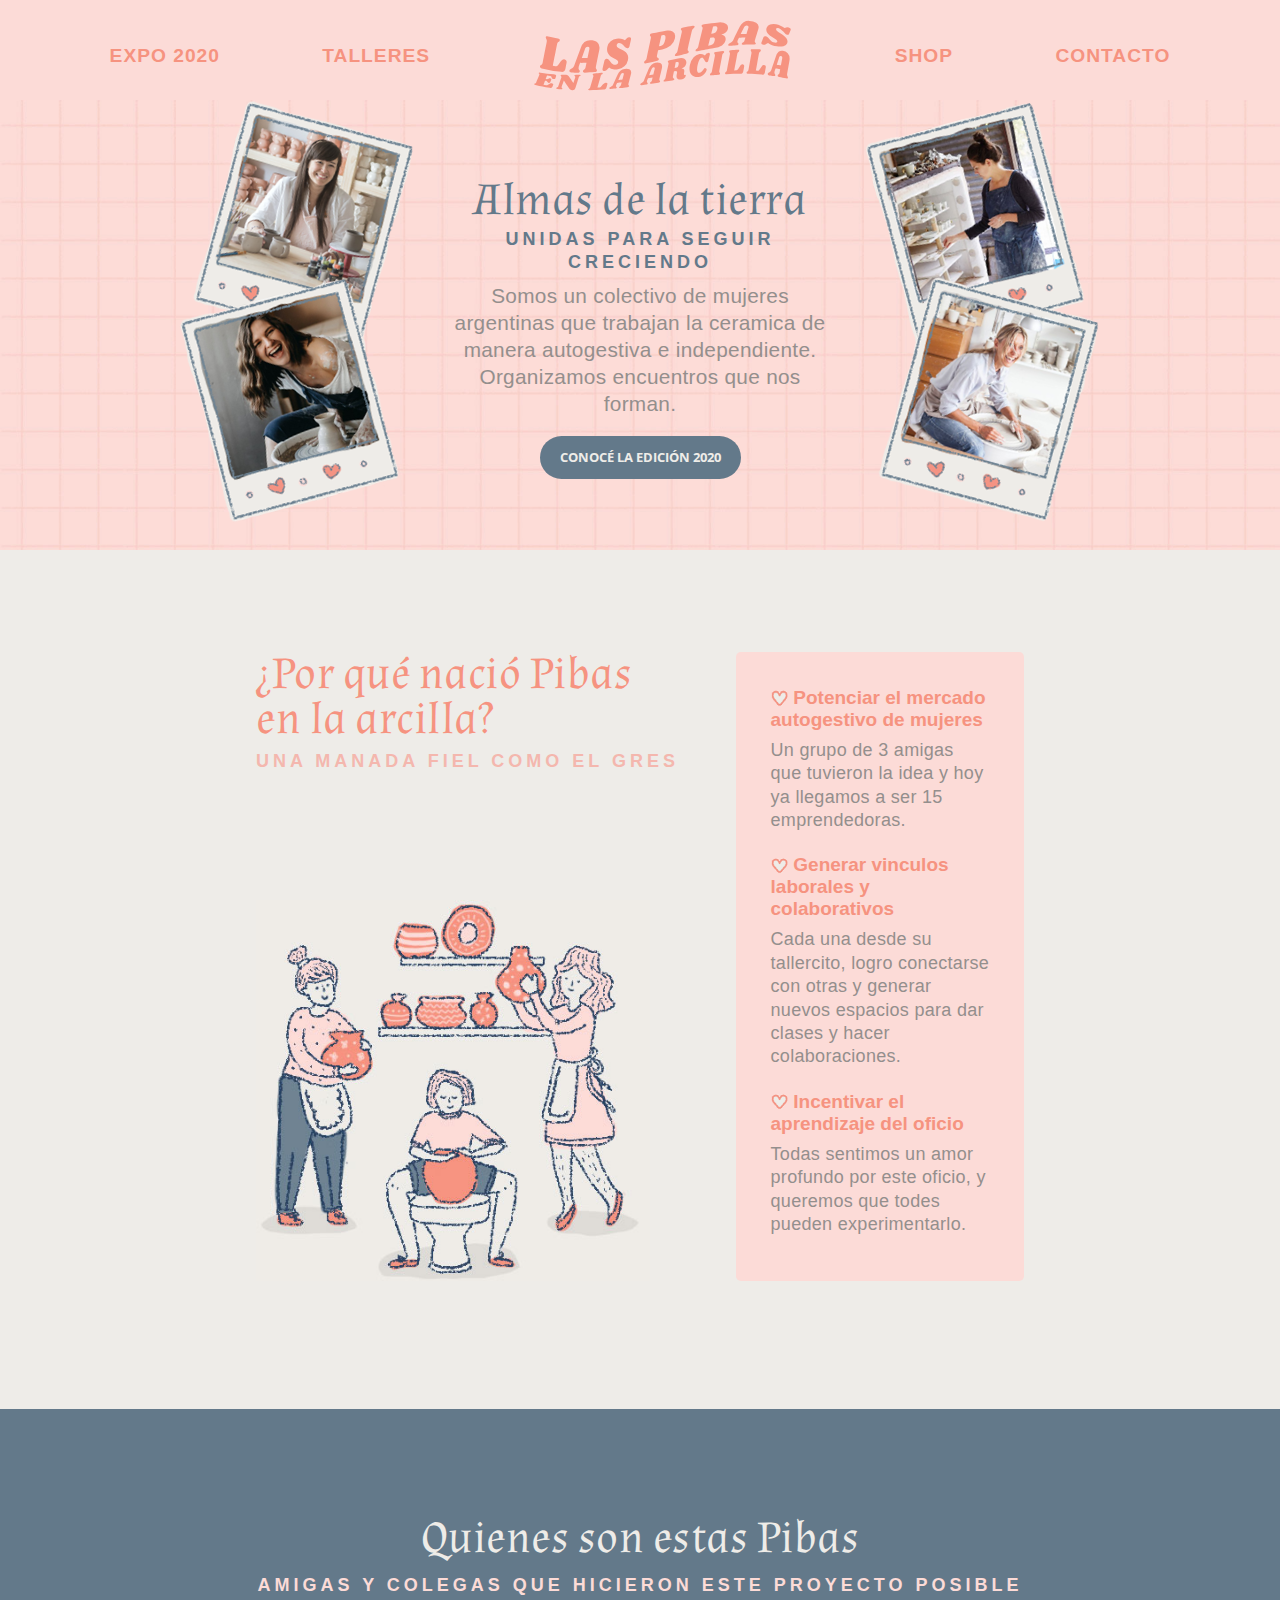
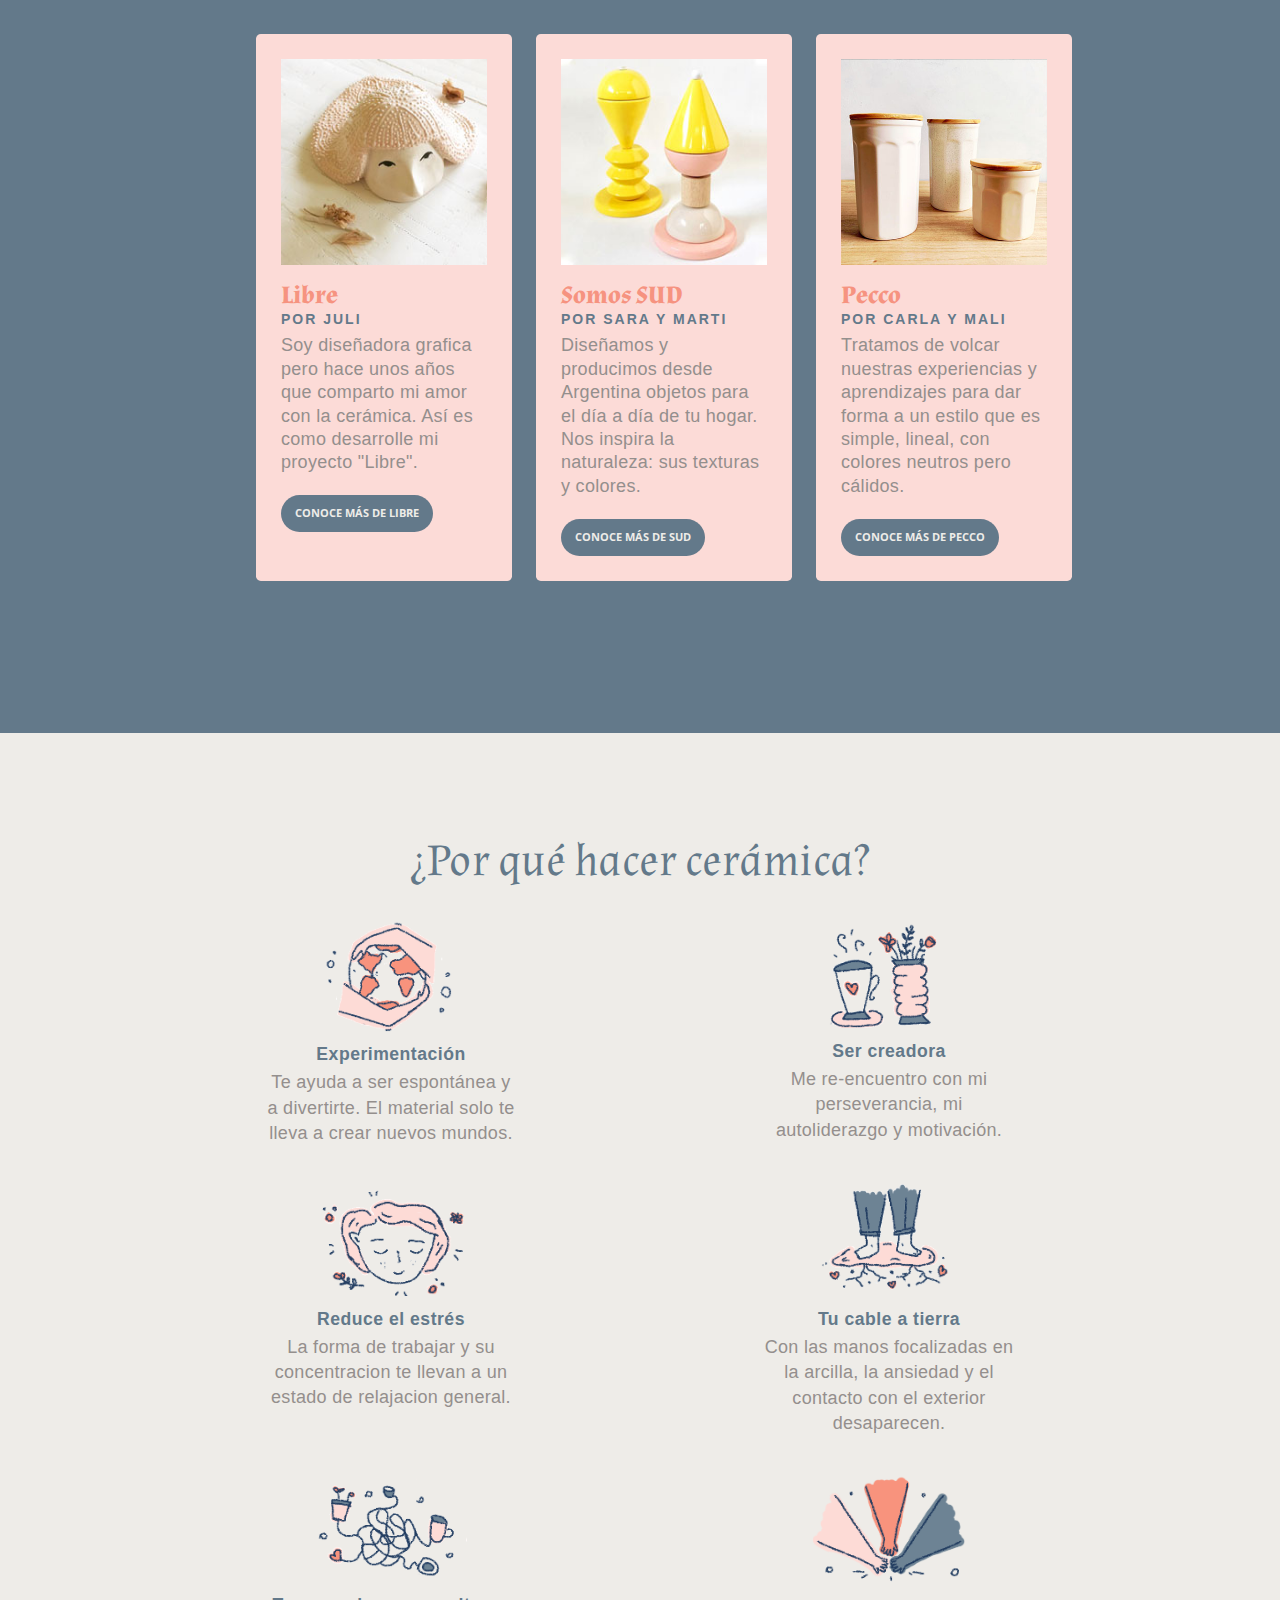
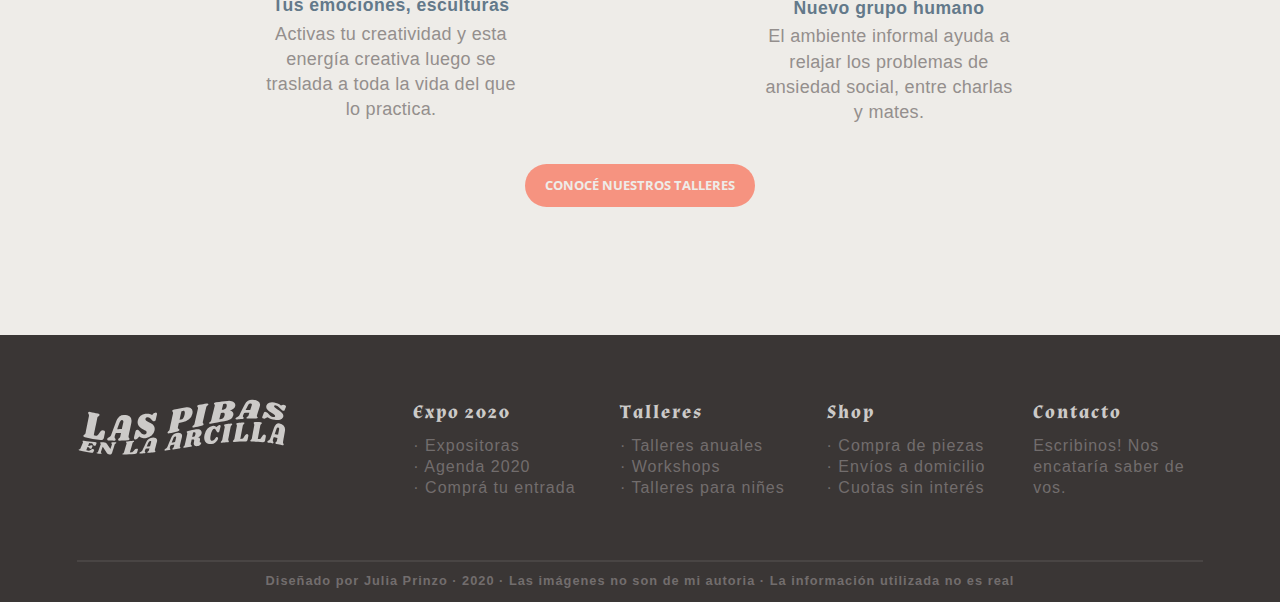
<file: index.html>
<!DOCTYPE html>
<html lang="es"> 
	<head>
		<title>Las pibas en la arcilla-Home</title>
		<meta charset="UTF-8">
		<meta name="description" content="Mujeres emprendedoras de la ceramica organizan un evento anual para reunirnos las que se inician en este oficio como a las que ya se enamoraron de el">
		<meta name="keywords" content="ceramica, arcilla, esculturas, taller, emprendedora, workshop, taller, reunion, empoderamiento, oficio">
		<meta name="author" content="Las pibas en la arcilla">
		<meta name="viewport" content="width=device-width, initial-scale=1, shrink-to-fit=no">
		<link rel="icon" type="image/png" sizes="96x96" href="img/favicon-96x96.png">
		<link href="https://fonts.googleapis.com/css2?family=Almendra:wght@700&family=Open+Sans:wght@400;700&display=swap" rel="stylesheet">
		<link rel="stylesheet" type="text/css" href="css/reset.css">
		<link rel="stylesheet" href="https://stackpath.bootstrapcdn.com/bootstrap/4.4.1/css/bootstrap.min.css" integrity="sha384-Vkoo8x4CGsO3+Hhxv8T/Q5PaXtkKtu6ug5TOeNV6gBiFeWPGFN9MuhOf23Q9Ifjh" crossorigin="anonymous">
		<link rel="stylesheet" type="text/css" href="css/style.css">
	</head>
	<body>
		<!--MENU-->
		<header id="contenedor-header">
			<nav class="navbar rosa navbar-expand-lg navbar-light">
				<a class="navbar-brand" href="index.html"><img src="img/logo-pibasarcilla.svg" alt="logo-pibasenlaarcilla"></a>
				<button class="navbar-toggler" type="button" data-toggle="collapse" data-target="#navbarNav" aria-controls="navbarNav" aria-expanded="false" aria-label="Toggle navigation">
				  <span class="navbar-toggler-icon"></span>
				</button>
				<div class="collapse navbar-collapse" id="navbarNav">
				  <ul class="navbar-nav">
					<li class="nav-item">
					  <a class="nav-link" href="expo2020.html">expo 2020</a>
					</li>
					<li class="nav-item">
					  <a class="nav-link" href="talleres.html">talleres</a>
					</li>
					<li class="li-brand">
				 	 <a class="nav-link" href="index.html"><img src="img/logo-pibasarcilla.svg" alt="logo-pibasenlaarcilla"></a>
				 	</li>
					<li class="nav-item">
						<a class="nav-link" href="shop.html">shop</a>
					</li>
					<li class="nav-item">
						<a class="nav-link" href="contacto.html">contacto</a>
					</li>
				  </ul>
				</div>
			</nav>
		</header>
		<!--BIENVENIDA-->
			<section class="fondo-rosa-inicio">
				<article class="index-foto">
					<img id="izquierda-1" src="img/home/polaroid-index-1.png" alt="chica sonriente mirando a cara con piezas de arcilla">
					<img id="izquierda-2" src="img/home/polaroid-index-2.png" alt="chica riendo mientras trabaj en el torno">
				</article>
				<article class="texto-bienvenida">
					<h1 class="tracking-in-expand">Almas de la tierra</h1>
					<p class="subtitulo-azul tracking-in-expand">unidas para seguir creciendo</p>
					<p class="index-texto scale-in-ver-top">Somos un colectivo de mujeres argentinas que trabajan la ceramica de manera autogestiva e independiente. Organizamos encuentros que nos forman.
					</p>
					<a href="expo2020.html" class="boton-azul">Conocé la edición 2020</a>					
				</article>
				<article class="index-foto">
					<img id="derecha-1" src="img/home/polaroid-index-3.png" alt="chica llenando el horno de piezas ceramicas">
					<img id="derecha-2" src=img/home/polaroid-index-4.png alt="chica riendo mientras trabaj en el torno">
				</article>
			</section>

		<!--POR QUE NACIO-->
			<section class="nacimiento">
				<img src="img/home/mujeres-ceramistas.jpg" alt="ilustracion de muchas mujeres trabajando la arcilla y piezas ceramicas">
				<article class="titulo-nacimiento">
					<h1 class="tracking-in-expand">¿Por qué nació Pibas en la arcilla?</h1>
					<p class="tracking-in-expand">Una manada fiel como el gres</p>
				</article>
				<article class="cajon-nacimiento">
					<ul>
						<li class="razon-nacimiento">
							<h3><img src="img/home/corazon.png"> Potenciar el mercado autogestivo de mujeres</h3>
							<p>Un grupo de 3 amigas que tuvieron la idea y hoy ya llegamos a ser 15 emprendedoras.</p>
						</li>
						<li class="razon-nacimiento">
							<h3> <img src="img/home/corazon.png"> Generar vinculos laborales y colaborativos</h3>
							<p>Cada una desde su tallercito, logro conectarse con otras y generar nuevos espacios para dar clases y hacer colaboraciones.</p>
						</li>
						<li>
							<h3> <img src="img/home/corazon.png"> Incentivar el aprendizaje del oficio</h3>
							<p>Todas sentimos un amor profundo por este oficio, y queremos que todes pueden experimentarlo.</p>
						</li>
					</ul>
				</article>
			</section>

		<!--QUIENES SOMOS-->
		<section class="quienes-somos">
			<h1 class="tracking-in-expand">Quienes son estas Pibas</h1>
			<p class="subtitulo-rosa tracking-in-expand">Amigas y colegas que hicieron este proyecto posible</p>
			<div class="container">
			<article class="row d-flex flex-wrap flex-md-wrap flex-lg-nowrap flex-xl-nowrap justify-content-around">
				<div class="col-12 col-sm-10 mr-sm-0 col-md-5 mb-sm-4 mr-md-2 col-lg-4 mr-lg-4">
					<img src="img/home/piba1.jpg" alt="foto de pieza ceramica de juli">
					<h2 class="titulo-almendra-coral">Libre</h2>
					<p class="subtitulo-azul-chico"> por Juli</p>
					<p class="descripcion-artista">Soy diseñadora grafica pero hace unos años que comparto mi amor con la cerámica. Así es como desarrolle mi proyecto "Libre".</p>
					<a class="boton-azul" href="https://www.instagram.com/libreceramica/" target="_blank">Conoce más de Libre</a>
				</div>
				<div class="col-12 col-sm-10 mr-sm-0 col-md-5 mb-sm-4 mr-md-2 col-lg-4 mr-lg-4">
					<img src="img/home/piba2.jpg" alt="foto de pieza ceramica utlitarias de pecco">
					<h2 class="titulo-almendra-coral">Somos SUD</h2>
					<p class="subtitulo-azul-chico"> por Sara y Marti</p>
					<p class="descripcion-artista">Diseñamos y producimos desde Argentina objetos para el día a día de tu hogar. Nos inspira la naturaleza: sus texturas y colores.</p>
					<a class="boton-azul" href="https://www.instagram.com/holasud/" target="_blank">Conoce más de Sud</a>
				</div>
				<div class="col-12 col-sm-10 mr-sm-0 col-md-5 mb-sm-4 col-lg-4">
					<img src="img/home/piba3.jpg" alt="foto de pieza ceramica de juli">
					<h2 class="titulo-almendra-coral">Pecco</h2>
					<p class="subtitulo-azul-chico"> por Carla y Mali</p>
					<p class="descripcion-artista">Tratamos de volcar nuestras experiencias y aprendizajes para dar forma a un estilo que es simple, lineal, con colores neutros pero cálidos.</p>
					<a class="boton-azul" href="https://www.instagram.com/pecco.objetos/?hl=es-la" target="_blank">Conoce más de Pecco</a>
				</div>
			</article>
			</div>
		</section>

		<!--POR QUE HACER CERAMICA-->
		<section class="hacer-ceramica">
			<h1 class="tracking-in-expand">¿Por qué hacer cerámica?</h1>
			<div>
				<article>
					<img src="img/home/ilus-1.png" alt="ilustracion manos experimentando en el mundo">
					<h2>Experimentación</h2>
					<p>Te ayuda a ser espontánea y a divertirte. El material solo te lleva a crear nuevos mundos.</p>
				</article>
				<article>
					<img src="img/home/ilus-2.png" alt="ilustracion de taza y jarrones ceramicos">
					<h2>Ser creadora</h2>
					<p>Me re-encuentro con mi perseverancia, mi autoliderazgo y motivación.</p>
				</article>
				<article>
					<img src="img/home/ilus-3.png" alt="ilustracion de rostro relajado">
					<h2>Reduce el estrés</h2>
					<p>La forma de trabajar y su concentracion te llevan a un estado de relajacion general.</p>
				</article>
				<article>
					<img src="img/home/ilus-4.png" alt="ilustracion de pies hechando raices en la tierra">
					<h2>Tu cable a tierra</h2>
					<p>Con las manos focalizadas en la arcilla, la ansiedad y el contacto con el exterior desaparecen.</p>
				</article>
				<article>
					<img src="img/home/ilus-5.png" alt="ilustracion de lineas enredadas de la que surgen piezas ceramicas">
					<h2>Tus emociones, esculturas</h2>
					<p>Activas tu creatividad y esta energía creativa luego se traslada a toda la vida del que lo practica.</p>
				</article>
				<article>
					<img src="img/home/ilus-6.png" alt="ilustracion de manos uniendose en un punto">
					<h2>Nuevo grupo humano</h2>
					<p>El ambiente informal ayuda a relajar los problemas de ansiedad social, entre charlas y mates.</p>
				</article>
			</div>	
			<a class="boton-coral" href="talleres.html">Conocé nuestros talleres</a>
		</section>
		<!--FOOTER-->
		<footer>
			<section id="footer-flex">
				<a href="index.html"><img class="logo-chico" src="img/logo-pibasarcilla-gris.svg"></a>
				<div>
					<a class="titulo-almendra-gris" href="expo2020.html">Expo 2020</a>
					<ul class="texto-footer">
						<li>· Expositoras</li>
						<li>· Agenda 2020</li>
						<li>· Comprá tu entrada</li>
					</ul>
				</div>
				<div>
					<a class="titulo-almendra-gris" href="talleres.html">Talleres</a>
					<ul class="texto-footer">
						<li>· Talleres anuales</li>
						<li>· Workshops</li>
						<li>· Talleres para niñes</li>
					</ul>
				</div>
				<div>
					<a class="titulo-almendra-gris" href="shop.html">Shop</a>
					<ul class="texto-footer">
						<li>· Compra de piezas</li>
						<li>· Envíos a domicilio</li>
						<li>· Cuotas sin interés</li>
					</ul>
				</div>
				<div>
					<a class="titulo-almendra-gris" href="contacto.html">Contacto</a>
					<p class="texto-footer">Escribinos! Nos encataría saber de vos.</p>
				</div>
			</section>
			<hr class="separador-gris">
			<p id="disenado-por">Diseñado por Julia Prinzo · 2020 · Las imágenes no son de mi autoria · La información utilizada no es real</p>
		</footer>
		<!--FIN-FOOTER-->
	<script src="https://code.jquery.com/jquery-3.2.1.slim.min.js" integrity="sha384-KJ3o2DKtIkvYIK3UENzmM7KCkRr/rE9/Qpg6aAZGJwFDMVNA/GpGFF93hXpG5KkN" crossorigin="anonymous"></script>
	<script src="https://cdnjs.cloudflare.com/ajax/libs/popper.js/1.12.9/umd/popper.min.js" integrity="sha384-ApNbgh9B+Y1QKtv3Rn7W3mgPxhU9K/ScQsAP7hUibX39j7fakFPskvXusvfa0b4Q" crossorigin="anonymous"></script>
	<script src="https://maxcdn.bootstrapcdn.com/bootstrap/4.0.0/js/bootstrap.min.js" integrity="sha384-JZR6Spejh4U02d8jOt6vLEHfe/JQGiRRSQQxSfFWpi1MquVdAyjUar5+76PVCmYl" crossorigin="anonymous"></script>
	</body>
</html>
</file>
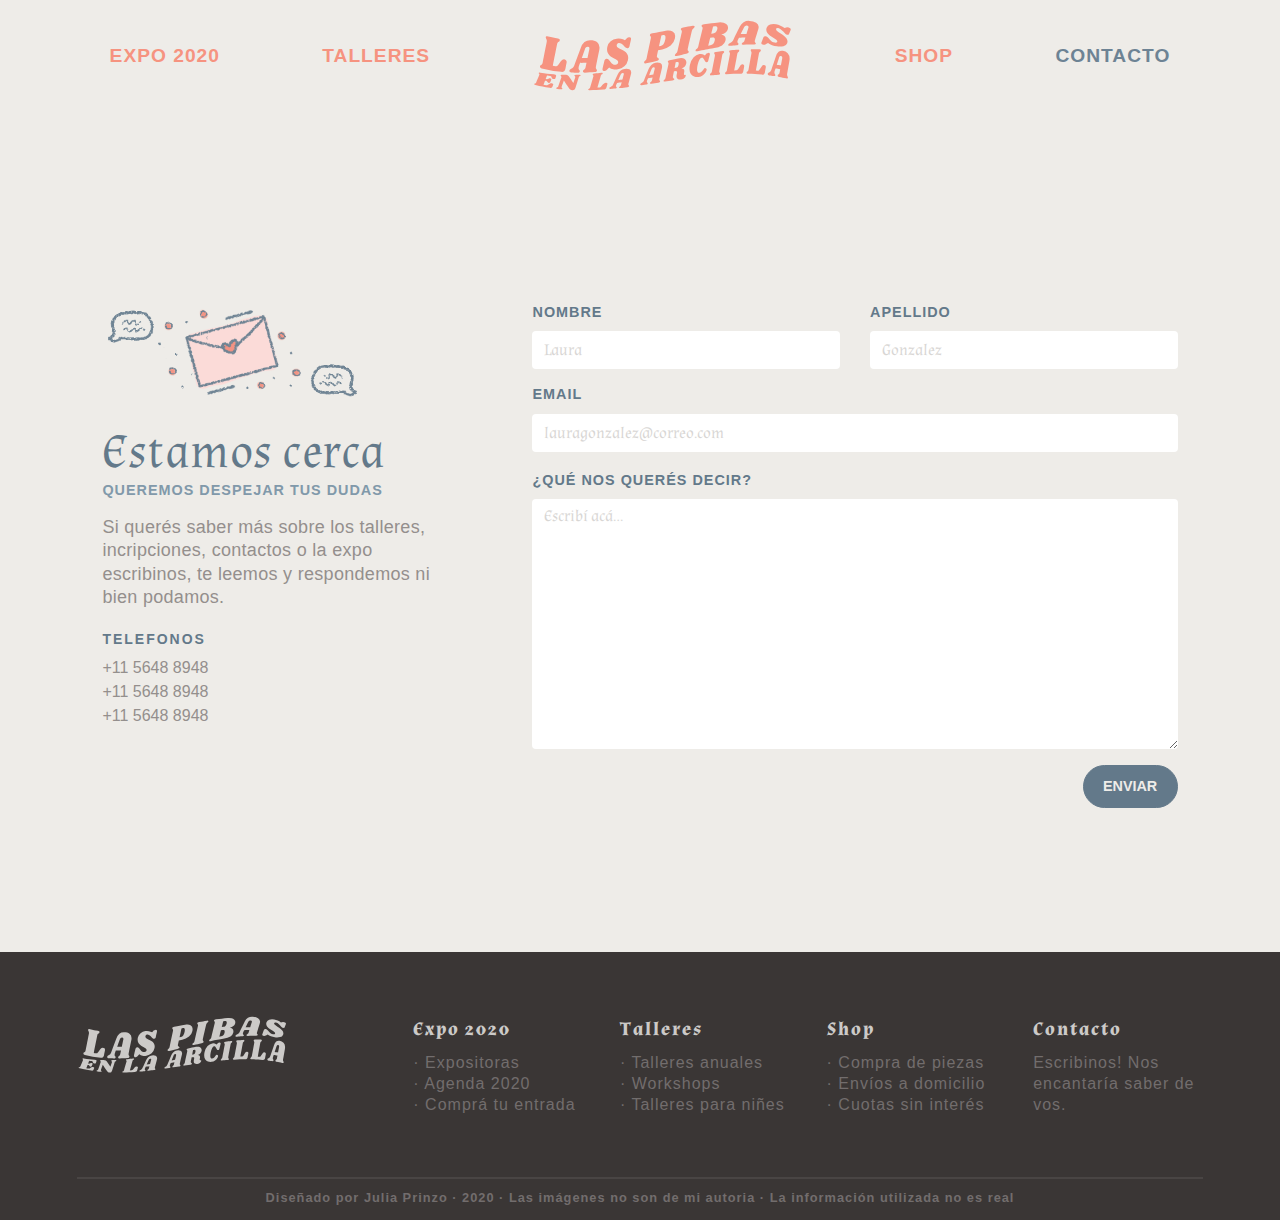
<file: contacto.html>
<!DOCTYPE html>
<html lang="es"> 
	<head>
		<title>Las pibas en la arcilla-contacto</title>
		<meta charset="UTF-8">
		<meta name="description" content="Contacto con emprendedoras ceramistas para conocer sus exposiciones y talleres">
		<meta name="keywords" content="ceramica, arcilla, contacto, emprendedora, talleres, muestras, conocer, conectar">
		<meta name="author" content="Las pibas en la arcilla">
		<meta name="viewport" content="width=device-width, initial-scale=1, shrink-to-fit=no">
		<link rel="icon" type="image/png" sizes="96x96" href="img/favicon-96x96.png">
		<link href="https://fonts.googleapis.com/css2?family=Almendra:wght@700&family=Open+Sans&display=swap" rel="stylesheet">
		<link rel="stylesheet" type="text/css" href="css/reset.css">
		<link rel="stylesheet" href="https://stackpath.bootstrapcdn.com/bootstrap/4.4.1/css/bootstrap.min.css" integrity="sha384-Vkoo8x4CGsO3+Hhxv8T/Q5PaXtkKtu6ug5TOeNV6gBiFeWPGFN9MuhOf23Q9Ifjh" crossorigin="anonymous">
		<link rel="stylesheet" type="text/css" href="css/style.css">
	</head>
	<body>
		<!--MENU-->
		<header id="contenedor-header">
			<nav class="navbar neutro navbar-expand-lg navbar-light">
				<a class="navbar-brand" href="index.html"><img src="img/logo-pibasarcilla.svg" alt="logo-pibasenlaarcilla"></a>
				<button class="navbar-toggler" type="button" data-toggle="collapse" data-target="#navbarNav" aria-controls="navbarNav" aria-expanded="false" aria-label="Toggle navigation">
				  <span class="navbar-toggler-icon"></span>
				</button>
				<div class="collapse navbar-collapse" id="navbarNav">
				  <ul class="navbar-nav">
					<li class="nav-item">
					  <a class="nav-link" href="expo2020.html">expo 2020</a>
					</li>
					<li class="nav-item">
					  <a class="nav-link" href="talleres.html">talleres</a>
					</li>
				 	<li class="li-brand">
				 	 <a class="nav-link" href="index.html"><img src="img/logo-pibasarcilla.svg" alt="logo-pibasenlaarcilla"></a>
				 	</li>
					<li class="nav-item">
						<a class="nav-link" href="shop.html">shop</a>
					</li>
					<li class="nav-item">
						<a class="current-page" href="contacto.html">contacto</a>
					</li>
				  </ul>
				</div>
			</nav>	
		</header>
		<!--CONTENIDO PAGINA-->
		<main id="contacto">
			<section id="contacto-flex">
				<article id="contacto-caja-texto">
					<img src="img/200x200-contacto.png" alt="ilsutracion de cartas">
					<div class="caja-parrafo-contacto-flex">
						<article>
							<h1 class="titulo-almendra-azul tracking-in-expand">Estamos cerca</h1>
							<p id="contacto-subtitulo" class="tracking-in-expand">Queremos despejar tus dudas</p>
							<p class="contacto-parrafo"> Si querés saber más sobre los talleres, incripciones, contactos o la expo  escribinos, te leemos y respondemos ni bien podamos.</p>
						</article>
						<article id="telefonos">
						<h2 class="subtitulo-azul-chico">Telefonos</h2>
							<ul>
								<li>+11 5648 8948</li>
								<li>+11 5648 8948</li>
								<li>+11 5648 8948</li>
							</ul>
						</article>
					</div>
				</article>
				<fieldset>
				<form action="contactform.php" method="post" id="formulario">
						<div class="formulario-nombre row">
						  <div class="col-sm-12 col-md-6 col-lg-6">
							<label class="formulario-label" for="exampleInputEmail1">Nombre</label>
							<input name=”name” type="text" class="form-control" placeholder="Laura">
						  </div>
						  <div class="col-sm-12 col-md-6 col-lg-6">
							<label class="formulario-label" for="exampleInputEmail1">Apellido</label>
							<input name=”surname” type="text" class="form-control" placeholder="Gonzalez">
						  </div>
						</div>
						<div class="form-group">
							<label class="formulario-label" for="exampleInputEmail1">Email</label>
							<input name=”mail” type="text" class="form-control" placeholder="lauragonzalez@correo.com" id="exampleInputEmail1" aria-describedby="emailHelp" placeholder="Enter email">
						</div>
						<div class="form-group">
							<label class="formulario-label" for="exampleFormControlTextarea1">¿Qué nos querés decir?</label>
							<textarea class="form-control" placeholder="Escribí acá..." id="exampleFormControlTextarea1" rows="3" name=”message”></textarea>
						</div>
						<div class="form-group botonera">
							<button class="btn btn-primary" type="submit" name="submit">ENVIAR</button>
						</div>
						<div class="alert alert-success alert-dismissable">
							<button type="button" class="close" data-dismiss="alert" aria-hidden="true">&times;</button>
									Genial! Ya enviaste tu mensaje. En breve te respondemos.
								</div>
				 </form>
				</fieldset>
			</section>
		</main>

		<!--FOOTER-->
		<footer>
			<section id="footer-flex">
				<a href="index.html"><img class="logo-chico" src="img/logo-pibasarcilla-gris.svg"></a>
				<div>
					<a class="titulo-almendra-gris" href="expo2020.html">Expo 2020</a>
					<ul class="texto-footer">
						<li>· Expositoras</li>
						<li>· Agenda 2020</li>
						<li>· Comprá tu entrada</li>
					</ul>
				</div>
				<div>
					<a class="titulo-almendra-gris" href="talleres.html">Talleres</a>
					<ul class="texto-footer">
						<li>· Talleres anuales</li>
						<li>· Workshops</li>
						<li>· Talleres para niñes</li>
					</ul>
				</div>
				<div>
					<a class="titulo-almendra-gris" href="shop.html">Shop</a>
					<ul class="texto-footer">
						<li>· Compra de piezas</li>
						<li>· Envíos a domicilio</li>
						<li>· Cuotas sin interés</li>
					</ul>
				</div>
				<div>
					<a class="titulo-almendra-gris" href="contacto.html">Contacto</a>
					<p class="texto-footer">Escribinos! Nos encantaría saber de vos.</p>
				</div>
			</section>
			<hr class="separador-gris">
			<p id="disenado-por">Diseñado por Julia Prinzo · 2020 · Las imágenes no son de mi autoria · La información utilizada no es real</p>
		</footer>
		<!--FIN-FOOTER-->
		<script src="https://code.jquery.com/jquery-3.2.1.slim.min.js" integrity="sha384-KJ3o2DKtIkvYIK3UENzmM7KCkRr/rE9/Qpg6aAZGJwFDMVNA/GpGFF93hXpG5KkN" crossorigin="anonymous"></script>
		<script src="https://cdnjs.cloudflare.com/ajax/libs/popper.js/1.12.9/umd/popper.min.js" integrity="sha384-ApNbgh9B+Y1QKtv3Rn7W3mgPxhU9K/ScQsAP7hUibX39j7fakFPskvXusvfa0b4Q" crossorigin="anonymous"></script>
		<script src="https://maxcdn.bootstrapcdn.com/bootstrap/4.0.0/js/bootstrap.min.js" integrity="sha384-JZR6Spejh4U02d8jOt6vLEHfe/JQGiRRSQQxSfFWpi1MquVdAyjUar5+76PVCmYl" crossorigin="anonymous"></script>
		<script src="js/javascript.js"></script>
		</body>
	</html>
</file>
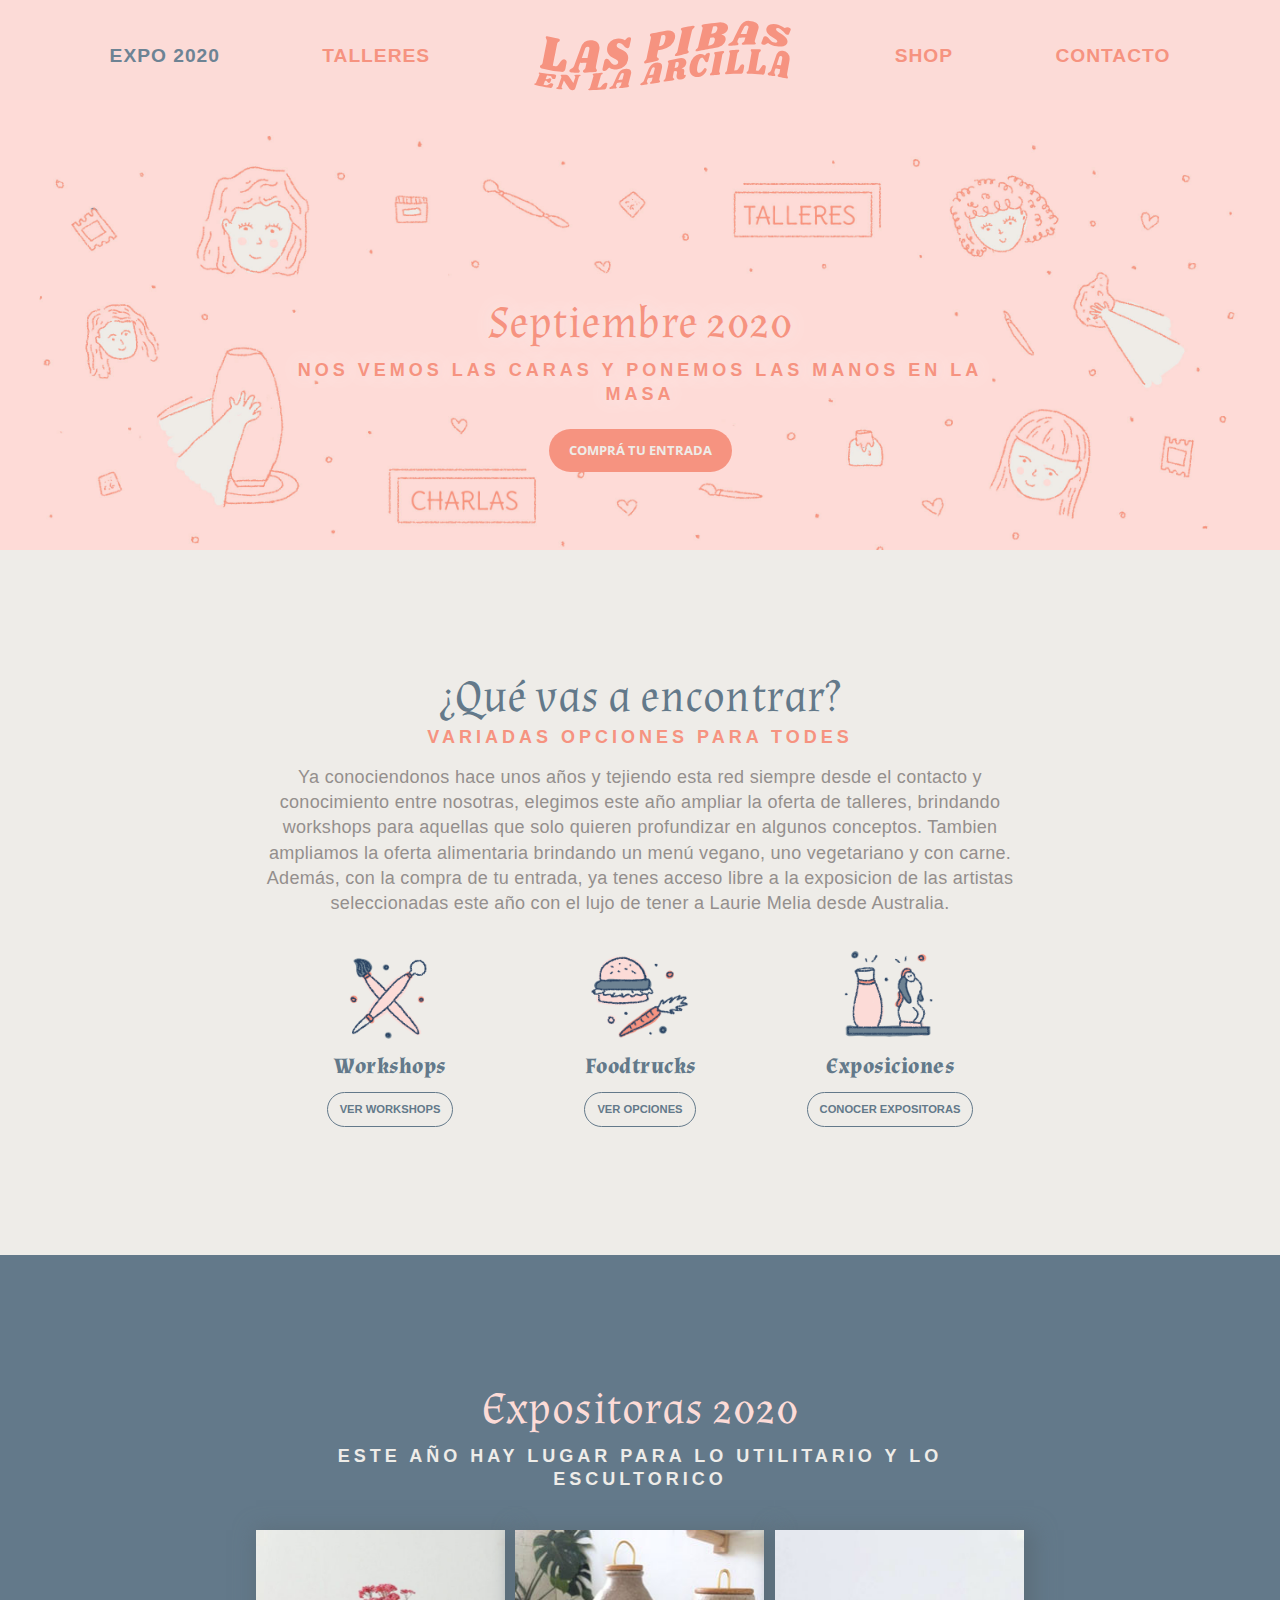
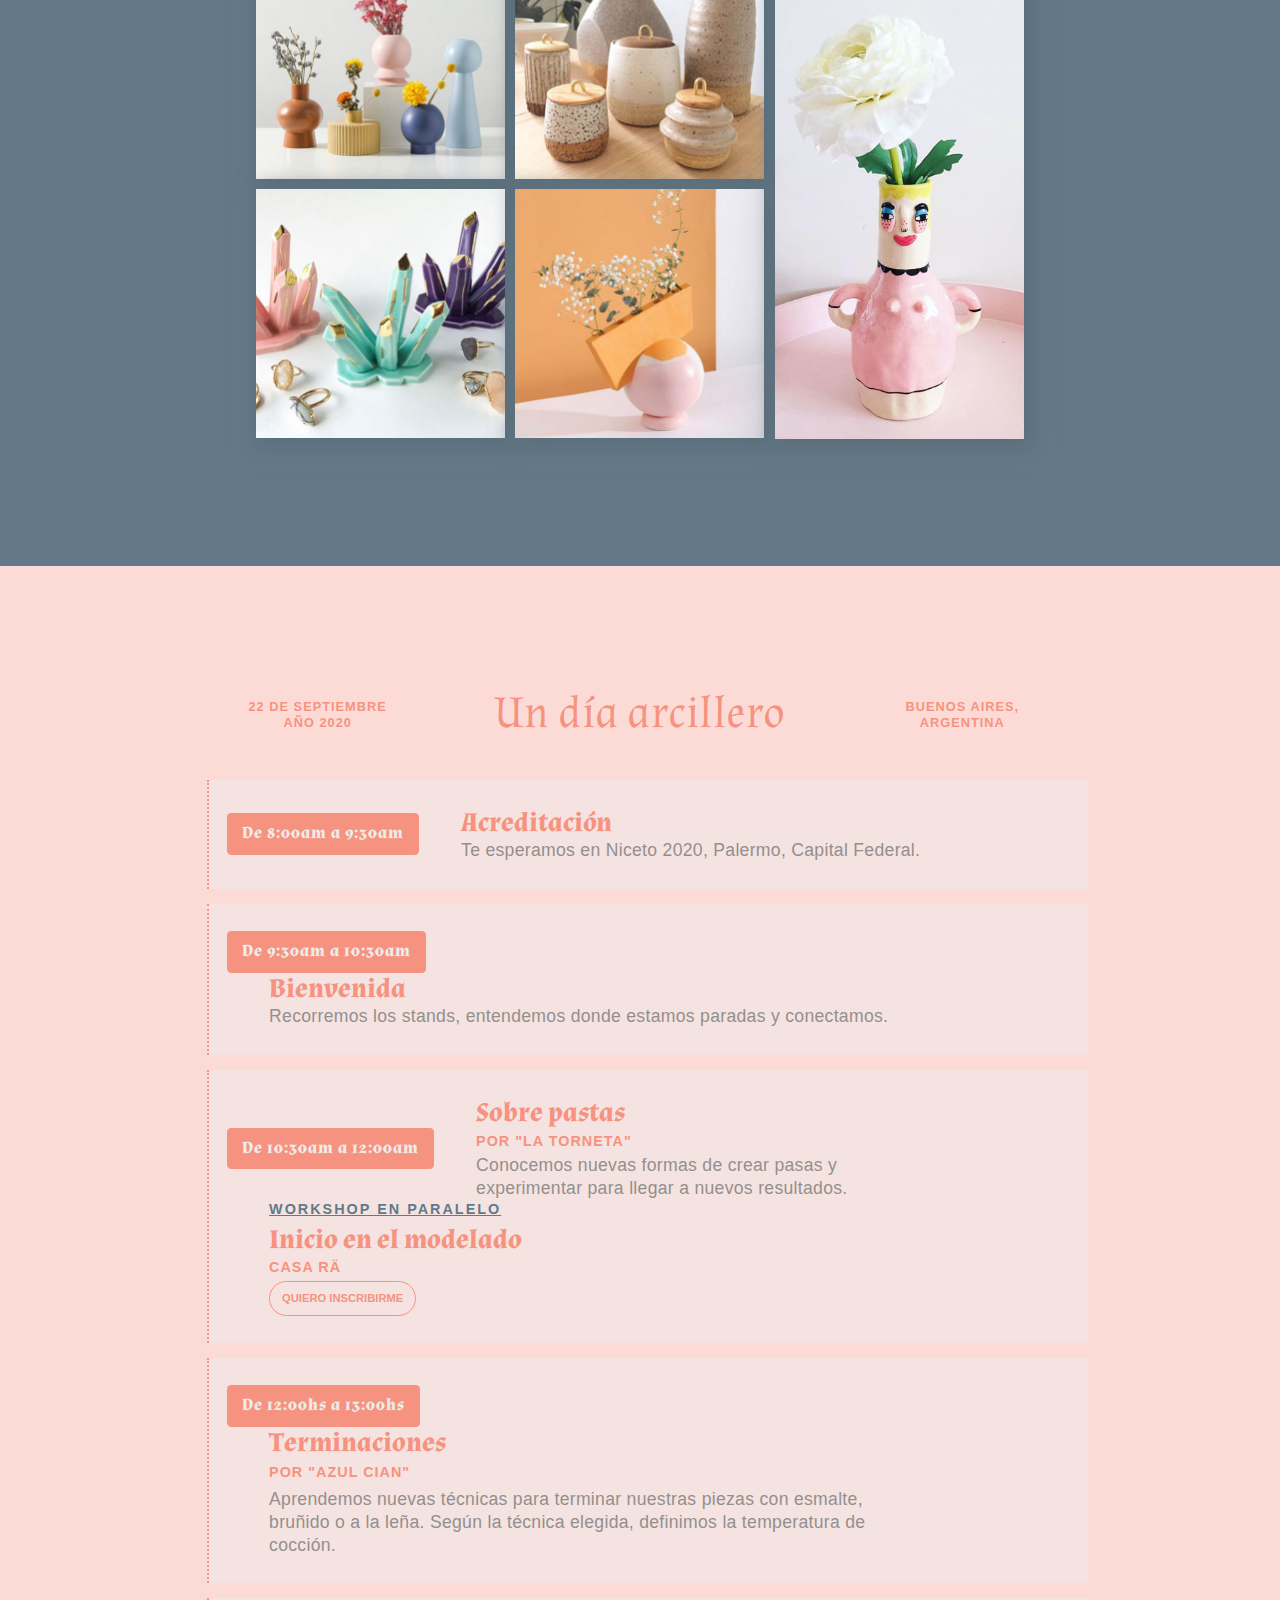
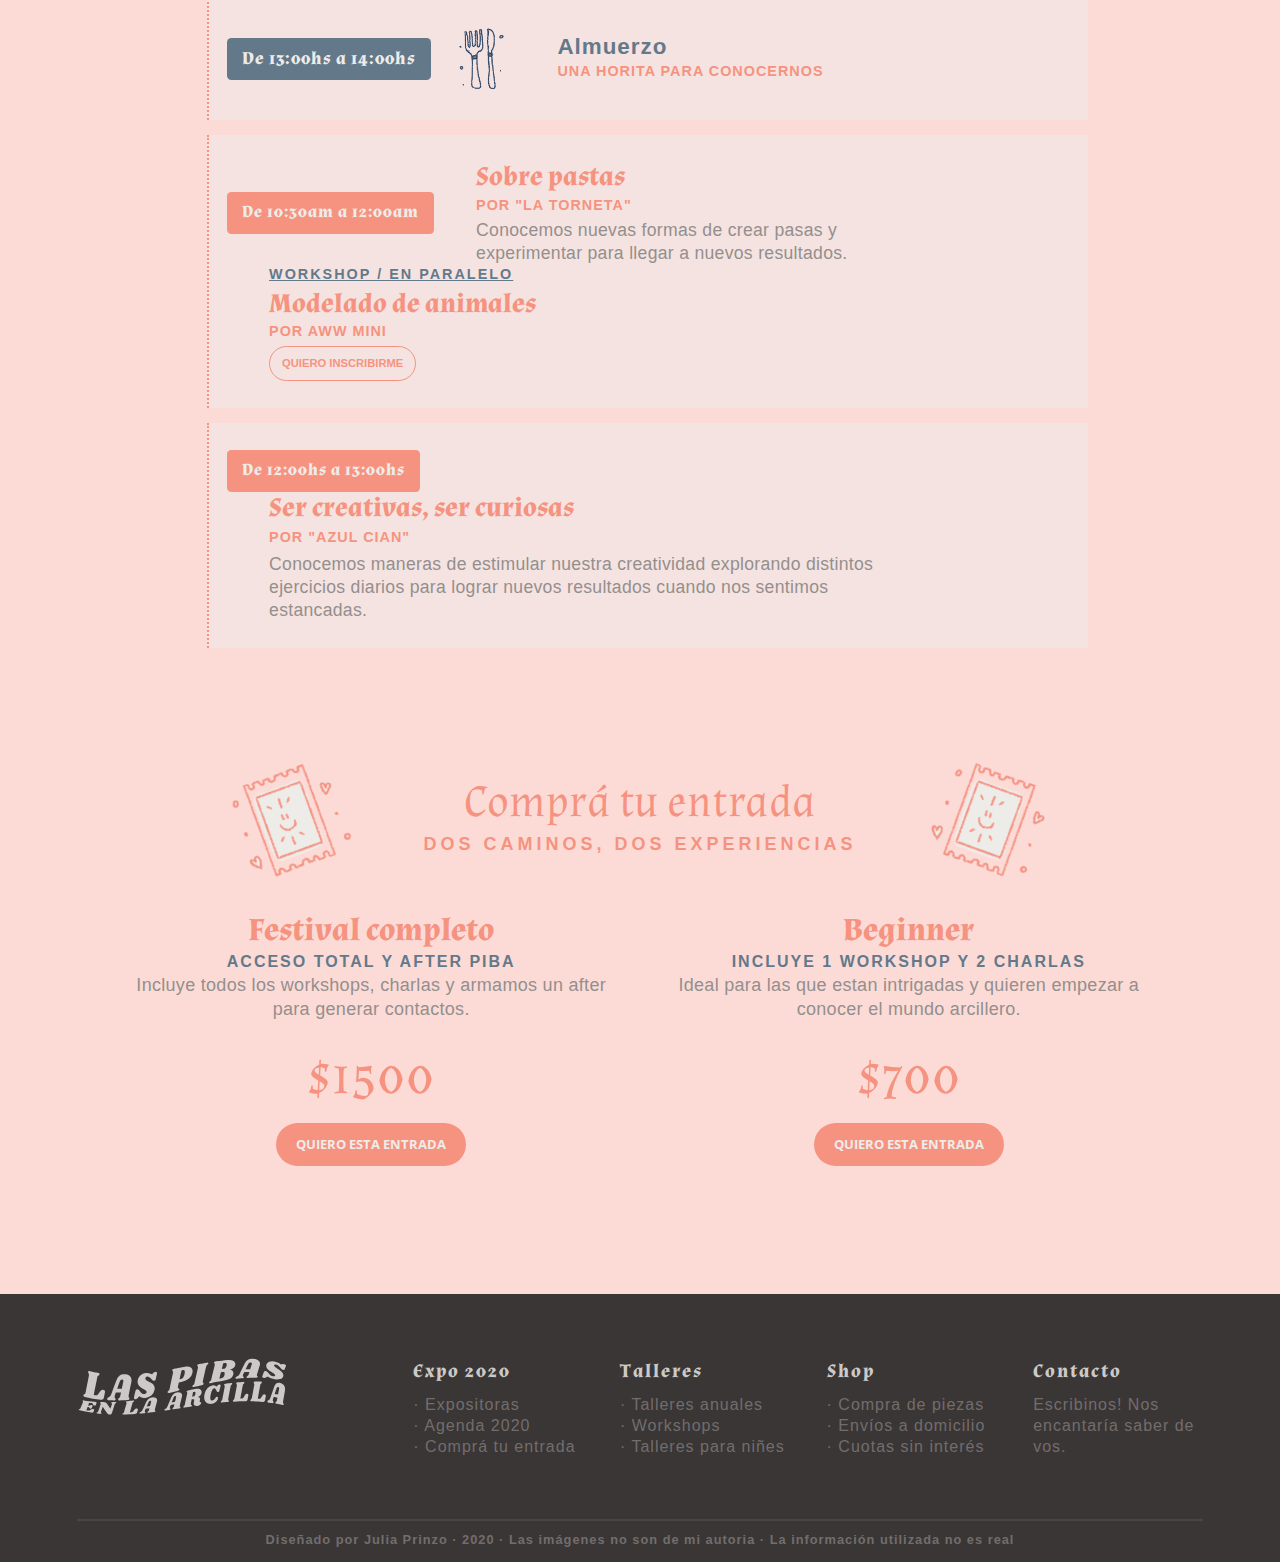
<file: expo2020.html>
<!DOCTYPE html>
<html lang="es"> 
	<head>
		<title>Las pibas en la arcilla-Exposicion 2020</title>
		<meta charset="UTF-8">
		<meta name="description" content="Un nuevo año, un nuevo encuentro. Septiembre 2020. Exposiciones, workshops y charlas de ceramica argentina con invitadas nacionales e internacionales.">
		<meta name="keywords" content="ceramica, exposicion, muestra, workshop, emprendedora, reunion, conocer, conectar, motivacion">
		<meta name="author" content="Las pibas en la arcilla">
		<meta name="viewport" content="width=device-width, initial-scale=1, shrink-to-fit=no">
		<link rel="icon" type="image/png" sizes="96x96" href="img/favicon-96x96.png">
		<link href="https://fonts.googleapis.com/css2?family=Almendra:wght@700&family=Open+Sans:wght@400;700&display=swap" rel="stylesheet">
		<link rel="stylesheet" type="text/css" href="css/reset.css">
		<link rel="stylesheet" href="https://stackpath.bootstrapcdn.com/bootstrap/4.4.1/css/bootstrap.min.css" integrity="sha384-Vkoo8x4CGsO3+Hhxv8T/Q5PaXtkKtu6ug5TOeNV6gBiFeWPGFN9MuhOf23Q9Ifjh" crossorigin="anonymous">
		<link rel="stylesheet" type="text/css" href="css/style.css">
	</head>
	<body>
		<!--MENU-->
		<header id="contenedor-header">
			<nav class="navbar rosa navbar-expand-lg navbar-light">
				<a class="navbar-brand" href="index.html"><img src="img/logo-pibasarcilla.svg" alt="logo-pibasenlaarcilla"></a>
				<button class="navbar-toggler" type="button" data-toggle="collapse" data-target="#navbarNav" aria-controls="navbarNav" aria-expanded="false" aria-label="Toggle navigation">
				  <span class="navbar-toggler-icon"></span>
				</button>
				<div class="collapse navbar-collapse" id="navbarNav">
				  <ul class="navbar-nav">
					<li class="nav-item">
					  <a class="current-page" href="expo2020.html">expo 2020</a>
					</li>
					<li class="nav-item">
					  <a class="nav-link" href="talleres.html">talleres</a>
					</li>
					<li class="li-brand">
				 	 <a class="nav-link" href="index.html"><img src="img/logo-pibasarcilla.svg" alt="logo-pibasenlaarcilla"></a>
				 	</li>
					<li class="nav-item">
						<a class="nav-link" href="shop.html">shop</a>
					</li>
					<li class="nav-item">
						<a class="nav-link" href="contacto.html">contacto</a>
					</li>
				  </ul>
				</div>
			</nav>	
		</header>
		<!--CONTENIDO PAGINA-->
		<main>
			<!--HEADER-EDICION2020-->
			<section class="fondo-rosa-expo">
				<article id="expo-titulo-head">
					<h1 class="titulo-almendra-coral tracking-in-expand">Septiembre 2020</h1>
					<p class="subtitulo-coral tracking-in-expand">Nos vemos las caras y ponemos las manos en la masa</p>
				</article>
				<a class="boton-coral" href="#entradas">Comprá tu entrada</a>
			</section>

			<!--QUE VAS A ENCONTRAR-->
			<section class="fondo-claro">
				<h1 class="titulo-almendra-azul tracking-in-expand">¿Qué vas a encontrar?</h1>
				<p class="subtitulo-coral tracking-in-expand">Variadas opciones para todes</p>
				<p class="parrafo-exposicion">Ya conociendonos hace unos años y tejiendo esta red siempre desde el contacto y conocimiento entre nosotras, elegimos este año ampliar
					la oferta de talleres, brindando workshops para aquellas que solo quieren profundizar en algunos conceptos. Tambien ampliamos la oferta alimentaria
					brindando un menú vegano, uno vegetariano y con carne. Además, con la compra de tu entrada, ya tenes acceso libre a la exposicion de las artistas seleccionadas este año con 
					el lujo de tener a Laurie Melia desde Australia.
				</p>
				<div id="expo2020-encontrar">
					<article>
						<img src="img/exposicion/250x250-expo-ilus3.png" alt="ilustracion-workshop pincel y debastador como herramientas">
						<h2 class="h2-almendra-azul">Workshops</h2>
						<a class="boton-azul-borde" href="talleres.html#workshops-expo2020">Ver workshops</a>
					</article>
					<article>
						<img src="img/exposicion/250x250-expo-ilus2.png" alt="ilustracion-foodtrucks comida vegetariana y hamburguesas">
						<h2 class="h2-almendra-azul">Foodtrucks</h2>
						<a class="boton-azul-borde" href="">Ver opciones</a>
					</article>
					<article>
						<img src="img/exposicion/250x250-expo-ilus1.png" alt="ilustracion-exposiciones esculutas y jarrones">
						<h2 class="h2-almendra-azul">Exposiciones</h2>
						<a class="boton-azul-borde" href="#expositoras-back">Conocer expositoras</a>
					</article>
				</div>
			</section>

			<!--EXPONEN-->
			<section id="expositoras-back">
				<h1 class="tracking-in-expand">Expositoras 2020</h1>
				<p class="subtitulo-rosa">Este año hay lugar para lo utilitario y lo escultorico</p>
				<section id="exponen">
					<article id="expone-artista1" class="hvr-bob">
						<img src="img/exposicion/expo-1.jpg" class="img-expositora" alt="foto-anic jarrones ovalados en colores pasteles y tierra">
						<div class="expone-artista-overlay">
							<div class="expone-overlay-texto">
								<h2>Anic</h2>
								<a href="https://www.instagram.com/anic.soy/?hl=es-la"><img src="img/redes/instagram.png" alt="instagram"></a>
							</div>
						</div>
					</article>
					<article id="expone-artista2" class="hvr-bob">
						<img src="img/exposicion/expo-2.jpg" class="img-expositora" alt="foto-verde-cactus cuencos rusticos en ceramica beige y blanca con tapa de madera">
						<div class="expone-artista-overlay">
							<div class="expone-overlay-texto">
								<h2>Verde Cactus</h2>
								<a href="https://www.instagram.com/anic.soy/?hl=es-la"><img src="img/redes/instagram.png" alt="instagram"></a>
							</div>
						</div>
					</article>
					<article id="expone-artista3" class="hvr-bob">
						<img src="img/exposicion/expo-3.jpg" class="img-expositora" alt="foto-aww-mini ceramica en forma de piedra spreciosas o cristales para colocar anillos con lustre dorado y colores vibrantes">
						<div class="expone-artista-overlay">
							<div class="expone-overlay-texto">
								<h2>Aww Mini</h2>
								<a href="https://www.instagram.com/anic.soy/?hl=es-la"><img src="img/redes/instagram.png" alt="instagram"></a>
							</div>
						</div>
					</article>
					<article id="expone-artista4" class="hvr-bob">
						<img src="img/exposicion/expo-4.jpg" class="img-expositora" alt="foto-ceramica-de-sud platos de formas organicas en blanco con anchas negras y bordes negros">
						<div class="expone-artista-overlay">
							<div class="expone-overlay-texto">
								<h2>Somos SUD</h2>
								<a href="https://www.instagram.com/anic.soy/?hl=es-la"><img src="img/redes/instagram.png" alt="instagram"></a>
							</div>
						</div>
					</article>
					<article id="expone-especial" class="hvr-bob">
						<img src="img/exposicion/expo-especial.jpg" class="img-expositora" alt="foto-invitada-especial-laurie-melia florero escultorico de chica con remera rosa">
						<div class="expone-artista-especial-overlay">
							<div class="expone-overlay-texto">
								<p class="subtitulo-rosa">Invitada Especial</p>
								<h2>Laurie Melia</h2>
								<p>Desde Australia, Laurie nos trae algunas de sus piezas moldeadas a mano. Gritan feminismo, amor y astrología, con una aleta marcada y una técnica admirable.</p>
								<a href="https://www.instagram.com/laurie_melia_ceramics/?hl=es-la"><img src="img/redes/instagram.png" alt="instagram"></a>
							</div>
						</div>
					</article>	
				</section>
			</section>
			<!--AGENDA-->
			<section id="agenda-2020">
				<article id="agenda-titulo">
					<p> 22 de Septiembre Año 2020</p>
					<h1 class="titulo-almendra-coral"> Un día arcillero</h1>
					<p>Buenos Aires, Argentina</p>
				</article>
				<!--DIAS-->
				<div id="agenda-flex">
					<article class="agenda-dia">
						<p class="dia-horario">De 8:00am a 9:30am</p>
						<div class="dia-texto">
							<h3>Acreditación</h3>
							<p>Te esperamos en Niceto 2020, Palermo, Capital Federal.</p>
						</div>
					</article>
					<article class="agenda-dia">
						<p class="dia-horario">De 9:30am a 10:30am</p>
						<div class="dia-texto">
							<h3>Bienvenida</h3>
							<p>Recorremos los stands, entendemos donde estamos paradas y conectamos.</p>
						</div>
					</article>
					<article class="agenda-dia">
						<p class="dia-horario">De 10:30am a 12:00am</p>
						<div class="dia-texto">
							<h3>Sobre pastas</h3>
							<p class="agenda-profesor">Por "La Torneta"</p>
							<p class="dia-texto-parrafo">Conocemos nuevas formas de crear pasas y experimentar para llegar a nuevos resultados.</p>
						</div>
						<div class="dia-texto">
							<p class="subtitulo-azul-chico-underline">Workshop en paralelo</p>
							<h3>Inicio en el modelado</h3>
							<p class="agenda-profesor">Casa Rä</p>
							<a class="boton-coral-borde" href="talleres.html#workshops-expo2020" target="_blank">Quiero inscribirme</a>
						</div>
					</article>
					<article class="agenda-dia">
						<p class="dia-horario">De 12:00hs a 13:00hs</p>
						<div class="dia-texto">
							<h3>Terminaciones</h3>
							<p class="agenda-profesor">Por "Azul Cian"</p>
							<p>Aprendemos nuevas técnicas para terminar nuestras piezas con esmalte, bruñido o a la leña. Según la técnica elegida, definimos la temperatura de cocción.</p>
						</div>
					</article>
					<article class="agenda-dia">
						<p class="dia-horario-azul">De 13:00hs a 14:00hs</p>
						<img src="img/exposicion/250x250-expo-almuerzo-1.png" alt="ilustracion-almuerzo">
						<div class="dia-texto">
							<h3 id="almuerzo">Almuerzo</h3>
							<p class="agenda-profesor">Una horita para conocernos</p>
						</div>
					</article>
					<article class="agenda-dia">
						<p class="dia-horario">De 10:30am a 12:00am</p>
						<div class="dia-texto">
							<h3>Sobre pastas</h3>
							<p class="agenda-profesor">Por "La Torneta"</p>
							<p class="dia-texto-parrafo">Conocemos nuevas formas de crear pasas y experimentar para llegar a nuevos resultados.</p>
						</div>
						<div class="dia-texto">
							<p class="subtitulo-azul-chico-underline">Workshop / en paralelo</p>
							<h3>Modelado de animales</h3>
							<p class="agenda-profesor">Por Aww Mini</p>
							<a class="boton-coral-borde" href="talleres.html#workshops-expo2020" target="_blank">Quiero inscribirme</a>
						</div>
					</article>
					<article class="agenda-dia">
						<p class="dia-horario">De 12:00hs a 13:00hs</p>
						<div class="dia-texto">
							<h3>Ser creativas, ser curiosas</h3>
							<p class="agenda-profesor">Por "Azul Cian"</p>
							<p>Conocemos maneras de estimular nuestra creatividad explorando distintos ejercicios diarios para lograr nuevos resultados cuando nos sentimos estancadas.</p>
						</div>
					</article>
				</div>
			</section>

			<!--ENTRADAS-->
			<section id="entradas">
				<article id="entrada-titulo">
					<img id="entrada-img-izquierda" src=img/exposicion/250x250-expo-entradas.png alt="ilus-entrada">
					<div>
						<h1 class="titulo-almendra-coral">Comprá tu entrada</h1>
						<p class="subtitulo-coral"> Dos caminos, dos experiencias</p>
					</div>	
					<img id="entrada-img-derecha" src=img/exposicion/250x250-expo-entradas.png alt="ilus-entrada">
				</article>
				<section id="entradas-flex">
					<article>
						<div>
							<h2 class="h2-almendra-coral">Festival completo</h2>
							<span class="subtitulo-azul-chico">Acceso total y after piba</span>
							<p>Incluye todos los workshops, charlas y armamos un after para generar contactos.</p>
						</div>	
						<p class="precio-producto">$1500</p>
						<a class="boton-coral" href="https://www.ticketek.com.ar" target="_blank"> Quiero esta entrada</a>
					</article>
					<article>
						<div class="entrada-caja">
							<h2 class="h2-almendra-coral">Beginner</h2>
							<span class="subtitulo-azul-chico">Incluye 1 workshop y 2 charlas</span>
							<p>Ideal para las que estan intrigadas y quieren empezar a conocer el mundo arcillero.</p>
						</div>
						<p class="precio-producto">$700</p>
						<a class="boton-coral" href="https://www.ticketek.com.ar" target="_blank"> Quiero esta entrada</a>
					</article>
				</section>
			</section>
		</main>
		<!--FOOTER-->
		<footer>
			<section id="footer-flex">
				<a href="index.html"><img class="logo-chico" src="img/logo-pibasarcilla-gris.svg"></a>
				<div>
					<a class="titulo-almendra-gris" href="expo2020.html">Expo 2020</a>
					<ul class="texto-footer">
						<li>· Expositoras</li>
						<li>· Agenda 2020</li>
						<li>· Comprá tu entrada</li>
					</ul>
				</div>
				<div>
					<a class="titulo-almendra-gris" href="talleres.html">Talleres</a>
					<ul class="texto-footer">
						<li>· Talleres anuales</li>
						<li>· Workshops</li>
						<li>· Talleres para niñes</li>
					</ul>
				</div>
				<div>
					<a class="titulo-almendra-gris" href="shop.html">Shop</a>
					<ul class="texto-footer">
						<li>· Compra de piezas</li>
						<li>· Envíos a domicilio</li>
						<li>· Cuotas sin interés</li>
					</ul>
				</div>
				<div>
					<a class="titulo-almendra-gris" href="contacto.html">Contacto</a>
					<p class="texto-footer">Escribinos! Nos encantaría saber de vos.</p>
				</div>
			</section>
			<hr class="separador-gris">
			<p id="disenado-por">Diseñado por Julia Prinzo · 2020 · Las imágenes no son de mi autoria · La información utilizada no es real</p>
		</footer>
		<!--FIN-FOOTER-->
	<script src="https://code.jquery.com/jquery-3.2.1.slim.min.js" integrity="sha384-KJ3o2DKtIkvYIK3UENzmM7KCkRr/rE9/Qpg6aAZGJwFDMVNA/GpGFF93hXpG5KkN" crossorigin="anonymous"></script>
	<script src="https://cdnjs.cloudflare.com/ajax/libs/popper.js/1.12.9/umd/popper.min.js" integrity="sha384-ApNbgh9B+Y1QKtv3Rn7W3mgPxhU9K/ScQsAP7hUibX39j7fakFPskvXusvfa0b4Q" crossorigin="anonymous"></script>
	<script src="https://maxcdn.bootstrapcdn.com/bootstrap/4.0.0/js/bootstrap.min.js" integrity="sha384-JZR6Spejh4U02d8jOt6vLEHfe/JQGiRRSQQxSfFWpi1MquVdAyjUar5+76PVCmYl" crossorigin="anonymous"></script>
	</body>
</html>
</file>
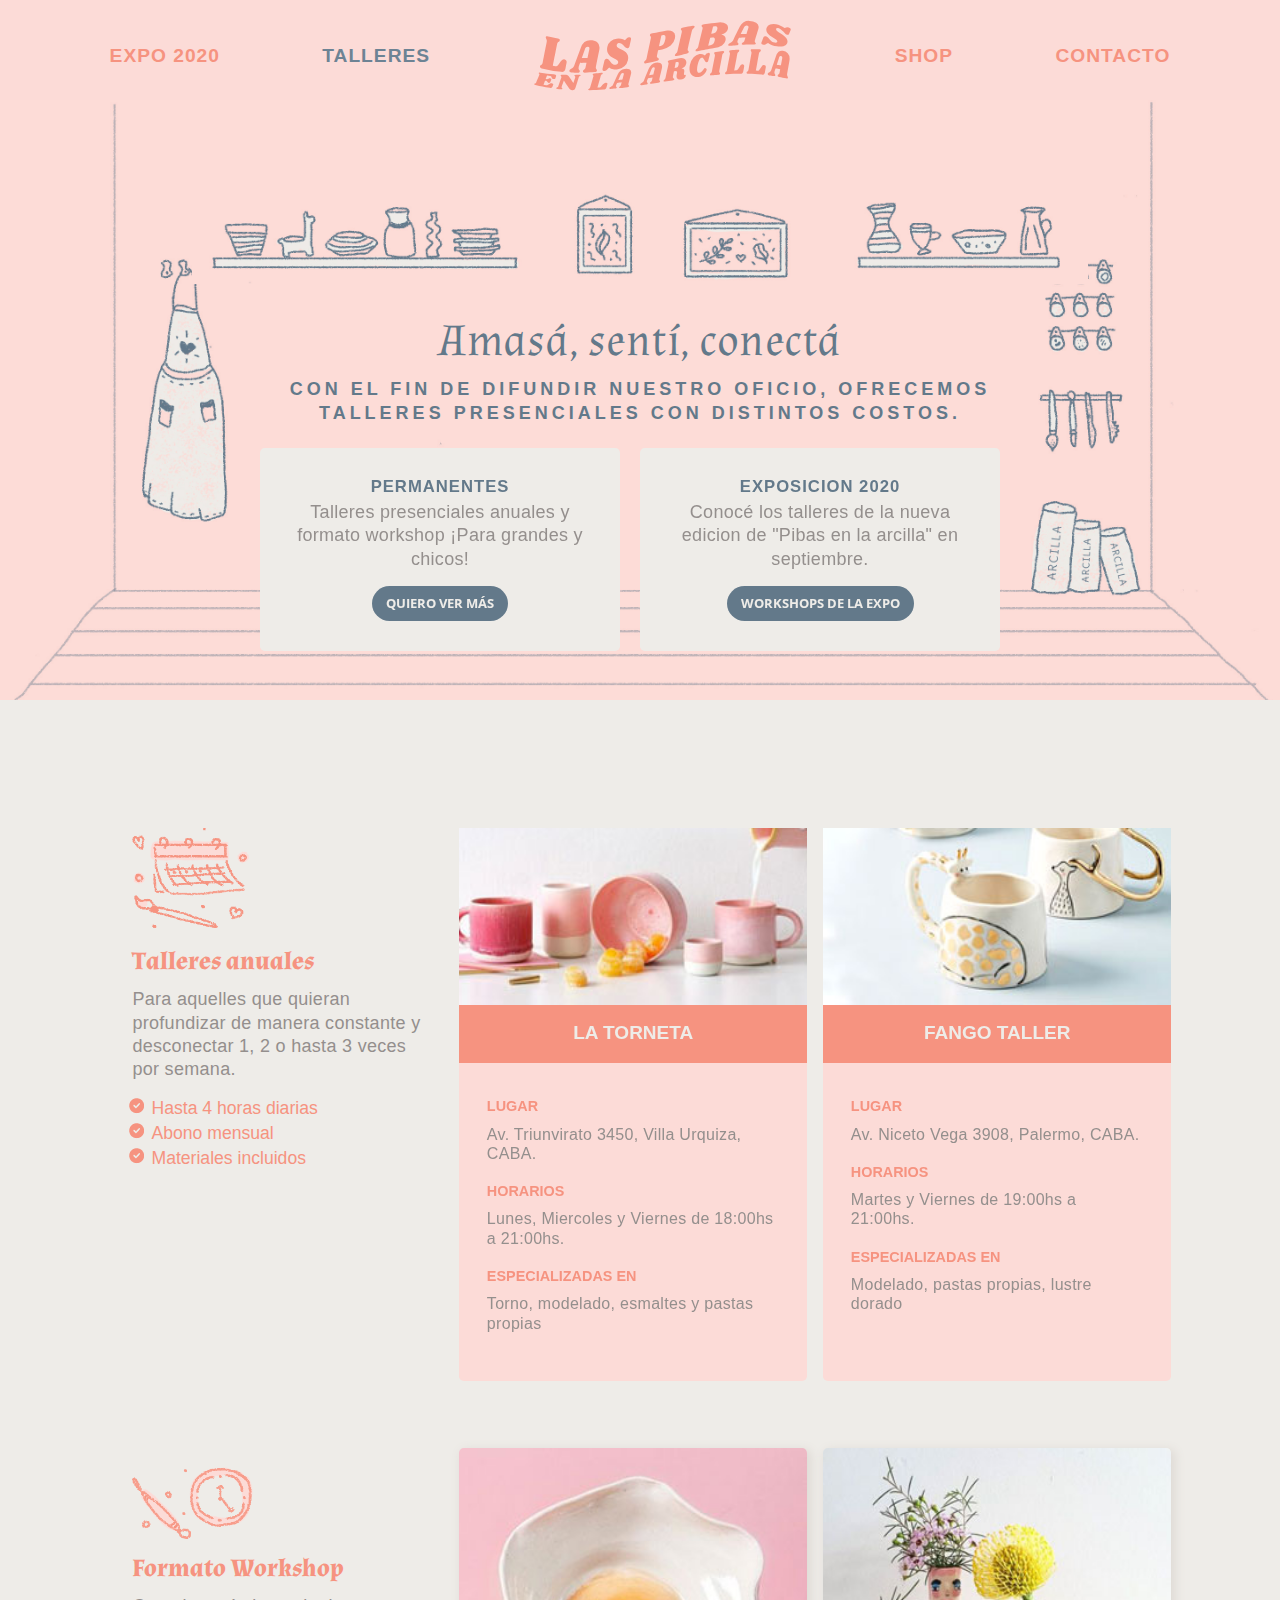
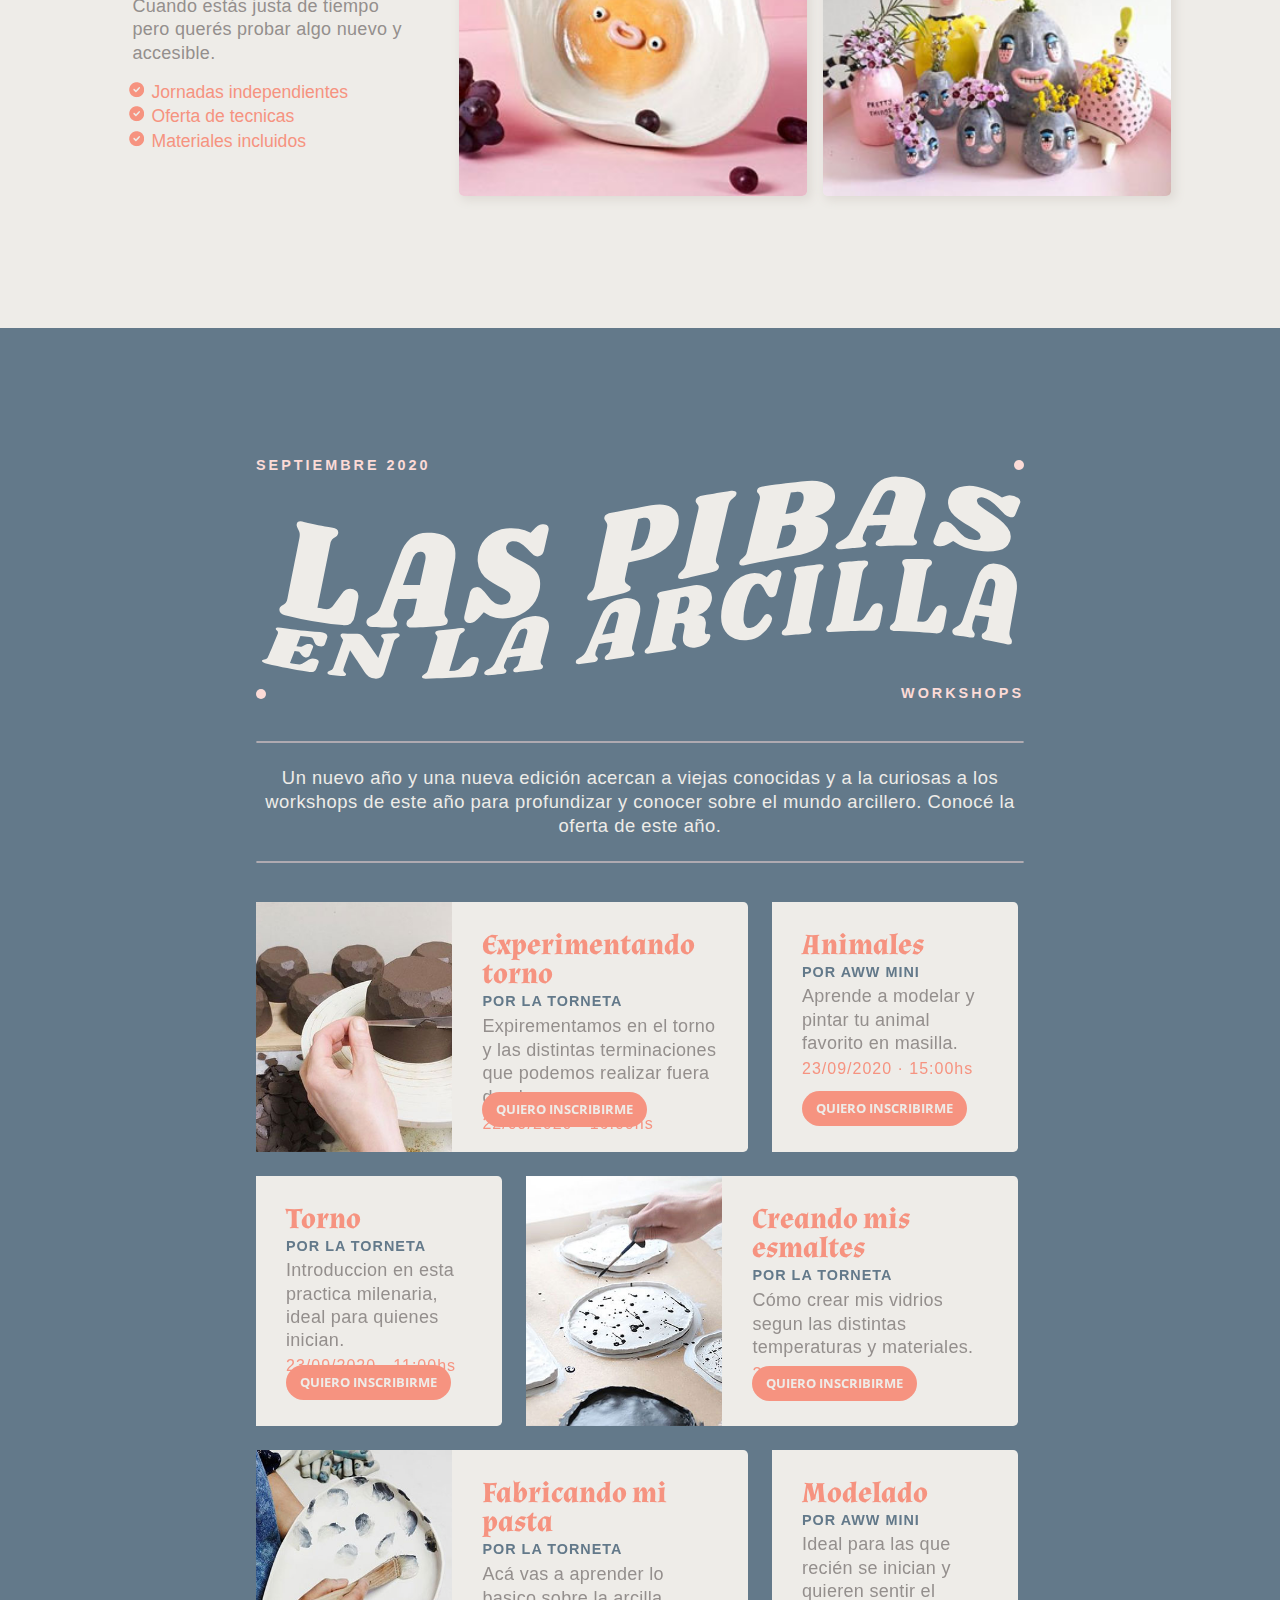
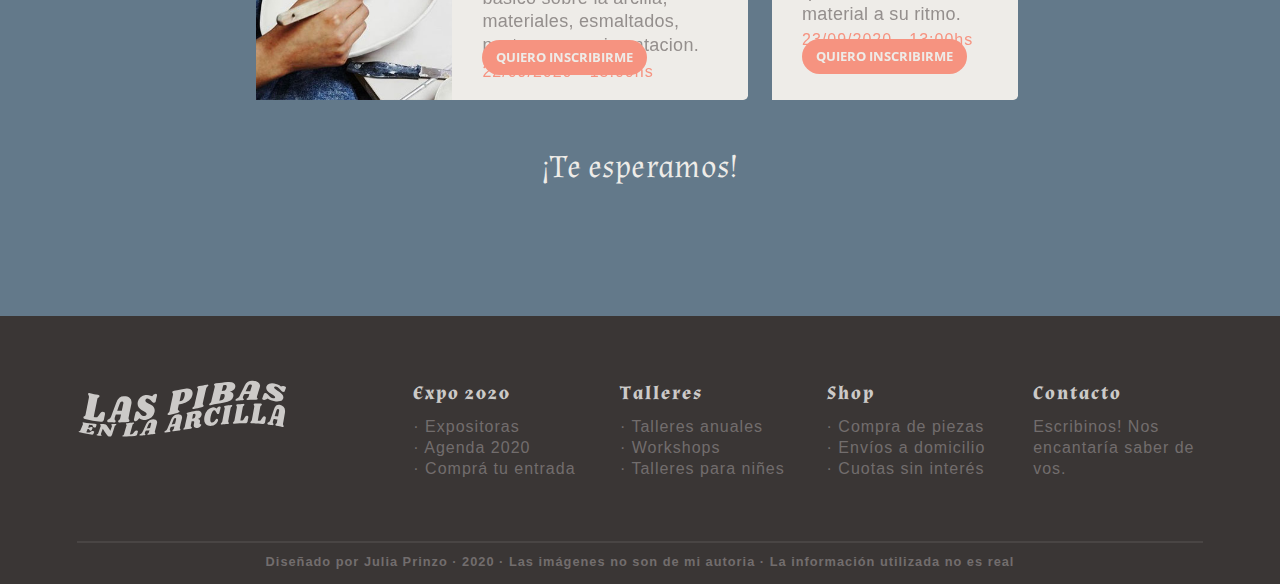
<file: talleres.html>
<!DOCTYPE html>
<html lang="es"> 
	<head>
		<title>Las pibas en la arcilla-talleres</title>
		<meta charset="UTF-8">
		<meta name="description" content="Descubrí un nuevo mundo. Mirá la oferta de talleres y workshops dictados por maestras ceramistas en capital federal, buenos aires.">
		<meta name="keywords" content="ceramica, arcilla, taller, workshop, relajacion, hobbie, actividad, torno">
		<meta name="author" content="Las pibas en la arcilla">
		<meta name="viewport" content="width=device-width, initial-scale=1, shrink-to-fit=no">
		<link rel="icon" type="image/png" sizes="96x96" href="img/favicon-96x96.png">
		<link href="https://fonts.googleapis.com/css2?family=Almendra:wght@700&family=Open+Sans:wght@400;700&display=swap" rel="stylesheet">
		<link rel="stylesheet" type="text/css" href="css/reset.css">
		<link rel="stylesheet" href="https://stackpath.bootstrapcdn.com/bootstrap/4.4.1/css/bootstrap.min.css" integrity="sha384-Vkoo8x4CGsO3+Hhxv8T/Q5PaXtkKtu6ug5TOeNV6gBiFeWPGFN9MuhOf23Q9Ifjh" crossorigin="anonymous">
		<link rel="stylesheet" type="text/css" href="css/style.css">
	</head>
	<body>
		<!--MENU-->
		<header id="contenedor-header">
			<nav class="navbar rosa navbar-expand-lg navbar-light">
				<a class="navbar-brand" href="index.html"><img src="img/logo-pibasarcilla.svg" alt="logo-pibasenlaarcilla"></a>
				<button class="navbar-toggler" type="button" data-toggle="collapse" data-target="#navbarNav" aria-controls="navbarNav" aria-expanded="false" aria-label="Toggle navigation">
				  <span class="navbar-toggler-icon"></span>
				</button>
				<div class="collapse navbar-collapse" id="navbarNav">
				  <ul class="navbar-nav">
					<li class="nav-item">
					  <a class="nav-link" href="expo2020.html">expo 2020</a>
					</li>
					<li class="nav-item">
					  <a class="current-page" href="talleres.html">talleres</a>
					</li>
					<li class="li-brand">
				 	 <a class="nav-link" href="index.html"><img src="img/logo-pibasarcilla.svg" alt="logo-pibasenlaarcilla"></a>
				 	</li>
					<li class="nav-item">
						<a class="nav-link" href="shop.html">shop</a>
					</li>
					<li class="nav-item">
						<a class="nav-link" href="contacto.html">contacto</a>
					</li>
				  </ul>
				</div>
			</nav>	
		</header>
	<!--CONTENIDO PAGINA-->
	<main>
		<!--TALLERES-->
		<section class="fondo-rosa">
			<img src="img/talleres/head-talleres-estante.jpg">
		<section>
			<article id="talleres-titulo">
				<h1 class="titulo-almendra-azul tracking-in-expand">Amasá, sentí, conectá</h1>
				<p class="subtitulo-azul scale-in-ver-top">Con el fin de difundir nuestro oficio, ofrecemos talleres presenciales con distintos costos.</p>
			</article>
			<article id="talleres-inicio">
				<div class="hvr-bob">
					<h2 class="h2-open-azul">permanentes</h2>
					<p>Talleres presenciales anuales y formato workshop ¡Para grandes y chicos!</p>
					<a href='#talleres-disponibles' class="boton-azul">Quiero ver más</a>
				</div>
				<div class="hvr-bob">
					<h2 class="h2-open-azul">exposicion 2020</h2>
					<p>Conocé los talleres de la nueva edicion de "Pibas en la arcilla" en septiembre.</p>
					<a href="#workshops-expo2020" class="boton-azul">Workshops de la expo</a>
				</div>
			</article>
			</section>
		</section>

		<!--TALLERES-DOSPONIBLES-->
		<section id='talleres-disponibles'>
			<div class="container">
				<section class="row d-flex flex-wrap justify-content-sm-center flex-md-wrap justify-content-md-center flex-lg-nowrap flex-xl-nowrap justify-content-lg-between">
					<article class="anuales col-12 col-sm-10 mr-sm-0 mb-sm-4 col-md-12 col-lg-4 mr-lg-2">
						<div class="container">
							<article class="column d-flex flex-wrap flex-md-nowrap flex-lg-wrap flex-xl-wrap justify-content-start">
								<div class="col-12 col-sm-10 mr-sm-0 mb-sm-4 col-md-3 col-lg-12 mb-lg-2">
									<img class="talleres-ilus" src="img/talleres/250x250-ilus-anual.png" alt="ilustracion rosa de calendario y pincel">
								</div>
								<div class="col-12 col-sm-10 mr-sm-0 mb-sm-4 col-md-5 col-lg-12 mb-lg-0">
									<h2 class="titulo-almendra-coral">Talleres anuales</h2>
									<p class="p-talleres">Para aquelles que quieran profundizar de manera constante y desconectar 1, 2 o hasta 3 veces por semana.</p>
								</div>
								<ul class="talleres-items col-12 col-sm-10 mr-sm-0 mb-sm-4 col-md-4 col-lg-12">
									<li>Hasta 4 horas diarias</li>
									<li>Abono mensual</li>
									<li>Materiales incluidos</li>
								</ul>
							</article>
						</div>
					</article>
					<a class="opcion-anuales hvr-grow col-12 col-sm-10 mb-sm-4 col-md-5 mr-md-4 mr-md-0 col-lg-4 mr-lg-3" href="https://www.facebook.com/latorneta/" target="_blank">
						<img src="img/talleres/taller-1.jpg" alt="foto de piezas ceramicas rosadas hechas en el taller de la torneta">
						<h3 class="titulo-talleres-caja">La torneta</h3>
						<article class="texto-interno-talleres">
							<h4 class="titulo-chico-coral">Lugar</h4>
							<p>Av. Triunvirato 3450, Villa Urquiza, CABA.</p>
							<h4 class="titulo-chico-coral">Horarios</h4>
							<p>Lunes, Miercoles y Viernes de 18:00hs a 21:00hs.</p>
							<h4 class="titulo-chico-coral">Especializadas en</h4>
							<p>Torno, modelado, esmaltes y pastas propias</p>
						</article>
					</a> 
					<a class="opcion-anuales hvr-grow col-12 mt-4 mt-md-0 mt-lg-0 mt-xl-0 col-sm-10 mr-sm-0 mb-sm-4 col-md-5 mr-md-1 col-lg-4" href="http://www.elfango.com.ar/" target="_blank">
						<img src="img/talleres/taller-2.jpg" alt="foto de tazas blancas con dorado de jirafas hechas en el taller casa de barro">
						<h3 class="titulo-talleres-caja">Fango taller</h3>
						<article class="texto-interno-talleres">
							<h4 class="titulo-chico-coral">Lugar</h4>
							<p>Av. Niceto Vega 3908, Palermo, CABA.</p>
							<h4 class="titulo-chico-coral">Horarios</h4>
							<p>Martes y Viernes de 19:00hs a 21:00hs.</p>
							<h4 class="titulo-chico-coral">Especializadas en</h4>
							<p>Modelado, pastas propias, lustre dorado</p>
						</article>
					</a>
				</section>
			</div>
			<div class="container">
				<section class="row d-flex flex-wrap flex-md-wrap justify-content-md-center align-items-md-center flex-lg-nowrap flex-xl-nowrap justify-content-lg-between">
					<article class="anuales col-12 col-sm-10 mr-sm-0 mb-sm-4 col-md-12 col-lg-4 mr-lg-2">
						<div class="container">
							<article class="column d-flex flex-wrap flex-md-nowrap flex-lg-wrap flex-xl-wrap justify-content-start">
								<div class="col-12 col-sm-10 mr-sm-0 mb-sm-4 col-md-3 col-lg-12 mb-lg-2">
									<img class="talleres-ilus" src="img/talleres/250x250-ilus-workshop.png" alt="ilustracion rosada de reloj y herramientas ceramicas">
								</div>
								<div class="col-12 col-sm-10 mr-sm-0 mb-sm-4 col-md-5 col-lg-12 mb-lg-0">
									<h2 class="titulo-almendra-coral">Formato Workshop</h2>
									<p class="p-talleres">Cuando estás justa de tiempo pero querés probar algo nuevo y accesible.</p>
								</div>
								<ul class="talleres-items col-12 col-sm-10 mr-sm-0 mb-sm-4 col-md-4 col-lg-12">
									<li>Jornadas independientes</li>
									<li>Oferta de tecnicas</li>
									<li>Materiales incluidos</li>
								</ul>
							</article>
						</div>
					</article>
							<a class="workshop-1 hvr-grow col-12 col-sm-10 mr-sm-0 mb-sm-4 col-md-5 ml-md-0 mr-md-4 col-lg-4 mr-lg-3" href="https://www.instagram.com/aww_mini/?hl=es-la" target="_blank">
								<img src="img/talleres/taller-3.jpg" alt="foto de pieza ceramica en forma de huevo por aww mini">
								<div>
									<h3>Modelado de animales</h3>
									<p>Por Aww Mini</p>
								</div>
							</a>
							<a class="workshop-1 hvr-grow col-12 mt-4 mt-md-0 mt-lg-0 mt-xl-0 col-sm-10 mr-sm-0 mb-sm-4 col-md-5 col-lg-4" href="https://www.facebook.com/latorneta/" target="_blank">
								<img src="img/talleres/taller-4.jpg" alt="foto de ceramicas escultoricas hechas por la torneta">
								<div>
									<h3>Esculturas decorativas</h3>
									<p>Por La Torneta</p>
								</div>
							</a>
				</section>
			</div>
		</section>	
		<!--EXPO2020-->
		<section id="workshops-expo2020">
			<article id="titulo-expo2020">
				<p>Septiembre 2020</p>
				<span class="dot"></span>
				<img src="img/logo-pibasarcilla-blanco.svg" alt="logo de las pibas en la arcilla en blanco">
				<span class="dot"></span>
				<p>Workshops</p>	
			</article>
			<hr class="separador-rosa-grueso">
			<article id="subtitulo-expo2020">
				<p> Un nuevo año y una nueva edición acercan a viejas conocidas y a la curiosas a los workshops de este año para profundizar y conocer sobre el mundo arcillero. Conocé la oferta de este año.</p>
			</article>
			<hr class="separador-rosa-grueso">
			<article id="expo-talleres">
			<div class="container">
				<section class="row d-flex flex-wrap flex-md-nowrap flex-lg-nowrap flex-xl-nowrap justify-content-between">
					<div class="taller-expo hvr-grow mb-4 col-sm-12 mr-sm-0 mb-sm-4 col-md-7 mr-md-4 col-lg-8 mr-lg-4">
						<img class="taller-expo-img" src="img/talleres/expo-1.jpg" alt="imagen de gres siendo trabajado en crudo en la torneta">
						<div class="taller-div">
							<div class="taller-div-height">
								<h3>Experimentando torno</h3>
								<p class="taller-expo-profesor"> Por La Torneta</p>
								<p class="taller-expo-texto"> Expirementamos en el torno y las distintas terminaciones que podemos realizar fuera de el.</p>
								<p class="taller-expo-fecha">22/09/2020 · 16:00hs</p>
							</div>
							<a class="boton-coral" href="contacto.html" target="_blank">Quiero inscribirme</a>
						</div>
					</div>
					<div class="taller-expo-chico hvr-grow mb-4 col-sm-12 mr-sm-0 mb-sm-4 col-md-5 col-lg-4">
						<div class="taller-div">
							<div class="taller-div-height">
								<h3>Animales</h3>
								<p class="taller-expo-profesor"> Por Aww Mini</p>
								<p class="taller-expo-texto"> Aprende a modelar y pintar tu animal favorito en masilla.</p>
								<p class="taller-expo-fecha">23/09/2020 · 15:00hs</p>
							</div>
							<a class="boton-coral" href="contacto.html" target="_blank">Quiero inscribirme</a>
						</div>
					</div>
				</section>
			</div>
			<div class="container">
				<section class="row d-flex flex-wrap flex-md-nowrap flex-lg-nowrap flex-xl-nowrap justify-content-between">
					<div class="taller-expo-chico hvr-grow col-sm-12 mr-sm-0 mb-sm-4 col-md-5 mr-md-4 col-lg-4 mr-lg-4">
						<div class="taller-div">
							<div class="taller-div-height">
								<h3>Torno</h3>
								<p class="taller-expo-profesor"> Por La Torneta</p>
								<p class="taller-expo-texto"> Introduccion en esta practica milenaria, ideal para quienes inician.</p>
								<p class="taller-expo-fecha">23/09/2020 · 11:00hs</p>
							</div>
							<a class="boton-coral" href="contacto.html" target="_blank">Quiero inscribirme</a>
						</div>
					</div>
					<div class="taller-expo hvr-grow col-sm-12  mt-4 mt-lg-0 mt-xl-0 mt-md-0 mr-sm-0 mb-sm-4 col-md-7 col-lg-8">
						<img class="taller-expo-img" src="img/talleres/expo-2.jpg" alt="imagen de mano pintando de manera abstracta unos platos ceramicos">
						<div class="taller-div">
							<div class="taller-div-height">
								<h3>Creando mis esmaltes</h3>
								<p class="taller-expo-profesor"> Por La Torneta</p>
								<p class="taller-expo-texto"> Cómo crear mis vidrios segun las distintas temperaturas y materiales.</p>
								<p class="taller-expo-fecha">22/09/2020 · 12:30</p>
							</div>
							<a class="boton-coral" href="contacto.html" target="_blank">Quiero inscribirme</a>
						</div>
					</div>
				</section>
			</div>
			<div class="container">
				<section class="row d-flex flex-wrap flex-md-nowrap flex-lg-nowrap flex-xl-nowrap justify-content-between">
				<div class="taller-expo hvr-grow col-sm-12 mt-4 mt-lg-0 mt-xl-0 mt-md-0 mr-sm-0 mb-sm-4 col-md-7 mr-md-4 col-lg-8 mr-lg-4">
					<img class="taller-expo-img" src="img/talleres/expo-3.jpg" alt="imagen de mano pintando con azul un plato ceramico">
					<div class="taller-div">
						<div class="taller-div-height">
							<h3>Fabricando mi pasta</h3>
							<p class="taller-expo-profesor"> Por La Torneta</p>
							<p class="taller-expo-texto"> Acá vas a aprender lo basico sobre la arcilla, materiales, esmaltados, pastas y experimentacion.</p>
							<p class="taller-expo-fecha">22/09/2020 · 15:00hs</p>
						</div>
						<a class="boton-coral" href="contacto.html" target="_blank">Quiero inscribirme</a>
					</div>
				</div>
				<div class="taller-expo-chico hvr-grow col-sm-12 mt-4 mt-lg-0 mt-xl-0 mt-md-0 mr-sm-0 mb-sm-4 col-md-5 col-lg-4">
					<div class="taller-div">
						<div class="taller-div-height">
							<h3>Modelado</h3>
							<p class="taller-expo-profesor"> Por Aww Mini</p>
							<p class="taller-expo-texto"> Ideal para las que recién se inician y quieren sentir el material a su ritmo.</p>
							<p class="taller-expo-fecha">23/09/2020 · 13:00hs</p>
						</div>
						<a class="boton-coral" href="contacto.html" target="_blank">Quiero inscribirme</a>
					</div>
				</div>
			</section>
			</div>
			</article>
			<p class="destacado-almendra">¡Te esperamos!</p>
		</section>
	</main>
		<!--FOOTER-->
		<footer>
			<section id="footer-flex">
				<a href="index.html"><img class="logo-chico" src="img/logo-pibasarcilla-gris.svg"></a>
				<div>
					<a class="titulo-almendra-gris" href="expo2020.html">Expo 2020</a>
					<ul class="texto-footer">
						<li>· Expositoras</li>
						<li>· Agenda 2020</li>
						<li>· Comprá tu entrada</li>
					</ul>
				</div>
				<div>
					<a class="titulo-almendra-gris" href="talleres.html">Talleres</a>
					<ul class="texto-footer">
						<li>· Talleres anuales</li>
						<li>· Workshops</li>
						<li>· Talleres para niñes</li>
					</ul>
				</div>
				<div>
					<a class="titulo-almendra-gris" href="shop.html">Shop</a>
					<ul class="texto-footer">
						<li>· Compra de piezas</li>
						<li>· Envíos a domicilio</li>
						<li>· Cuotas sin interés</li>
					</ul>
				</div>
				<div>
					<a class="titulo-almendra-gris" href="contacto.html">Contacto</a>
					<p class="texto-footer">Escribinos! Nos encantaría saber de vos.</p>
				</div>
			</section>
			<hr class="separador-gris">
			<p id="disenado-por">Diseñado por Julia Prinzo · 2020 · Las imágenes no son de mi autoria · La información utilizada no es real</p>
		</footer>
		<!--FIN-FOOTER-->
	<script src="https://code.jquery.com/jquery-3.2.1.slim.min.js" integrity="sha384-KJ3o2DKtIkvYIK3UENzmM7KCkRr/rE9/Qpg6aAZGJwFDMVNA/GpGFF93hXpG5KkN" crossorigin="anonymous"></script>
	<script src="https://cdnjs.cloudflare.com/ajax/libs/popper.js/1.12.9/umd/popper.min.js" integrity="sha384-ApNbgh9B+Y1QKtv3Rn7W3mgPxhU9K/ScQsAP7hUibX39j7fakFPskvXusvfa0b4Q" crossorigin="anonymous"></script>
	<script src="https://maxcdn.bootstrapcdn.com/bootstrap/4.0.0/js/bootstrap.min.js" integrity="sha384-JZR6Spejh4U02d8jOt6vLEHfe/JQGiRRSQQxSfFWpi1MquVdAyjUar5+76PVCmYl" crossorigin="anonymous"></script>
	</body>
</html>
</file>
<file: css/style.css>
/*colores*/
h1 {
  font-family: "almendra", serif;
  font-size: 50px;
  letter-spacing: 0.5px;
}

@media only screen and (min-width: 601px) and (max-width: 1025px) {
  h1 {
    font-size: 35px;
  }
  p {
    font-size: 15px;
  }
}

h2 {
  font-family: "open-sans", sans-serif;
  font-size: 25px;
  font-weight: bold;
}

h3 {
  font-family: "open-sans", sans-serif;
  font-size: 19px;
  font-weight: bold;
}

p {
  font-size: 18px;
  color: #948f8d;
  font-family: "open-sans", sans-serif;
  line-height: 130%;
  letter-spacing: 0.3px;
  margin: 0;
}

/**********separadores*******/
.separador-coral {
  border: 1px solid #f69380;
  margin: 10px 0px 10px 0px;
}

.separador-rosa {
  border: 1px solid #fcdbd7;
  margin: 10px 0px 10px 0px;
}

.separador-azul {
  border: 1px solid #63798a;
  margin: 10px 0px 10px 0px;
}

.separador-blanco {
  border: 1px solid #eeece8;
  margin: 10px 0px 10px 0px;
}

.separador-azul-claro {
  border: 1px solid #8AA2B2;
  margin: 10px 0px 10px 0px;
}

/**********titulos y subtitulos*******/
.titulo-almendra-coral {
  color: #f69380;
  font-family: "almendra", serif;
  line-height: 90%;
  margin: 0;
  padding: 0;
}

.titulo-almendra-azul {
  color: #63798a;
  font-family: "almendra", serif;
  line-height: 90%;
  margin: 0;
  padding: 0;
}

.titulo-almendra-blanco {
  color: #eeece8;
  font-family: "almendra", serif;
  line-height: 90%;
  margin: 0;
  padding: 0;
}

.h2-almendra-coral {
  font-family: "almendra", serif;
  line-height: 90%;
  color: #f69380;
  font-size: 25px;
  padding-bottom: 0%;
  margin: 0;
}

.h2-almendra-azul {
  font-family: "almendra", serif;
  line-height: 90%;
  color: #63798a;
  font-size: 25px;
  padding-bottom: 0%;
  margin: 0;
}

.h2-open-coral {
  font-family: "open-sans", sans-serif;
  line-height: 90%;
  color: #f69380;
  font-size: 16.66667px;
  padding-bottom: 0%;
  margin: 0;
  text-transform: uppercase;
  font-weight: bold;
  letter-spacing: 1px;
}

.h2-open-azul {
  font-family: "open-sans", sans-serif;
  line-height: 90%;
  color: #63798a;
  font-size: 16.66667px;
  padding-bottom: 0%;
  margin: 0;
  text-transform: uppercase;
  font-weight: bold;
  letter-spacing: 1px;
}

.h2-open-blanco {
  font-family: "open-sans", sans-serif;
  line-height: 90%;
  color: #eeece8;
  font-size: 16.66667px;
  padding-bottom: 0%;
  margin: 0;
  text-transform: uppercase;
  font-weight: bold;
  letter-spacing: 1px;
}

.titulo-chico-coral {
  color: #f69380;
  text-transform: uppercase;
  font-size: 90%;
  font-family: "open-sans", sans-serif;
  font-weight: bold;
  margin-bottom: 2%;
}

.titulo-chico-azul {
  color: #63798a;
  text-transform: uppercase;
  font-size: 80%;
  font-family: "open-sans", sans-serif;
  font-weight: bold;
  margin-bottom: 2%;
}

.subtitulo-rosa {
  color: #fcdbd7;
  font-family: "open-sans", sans-serif;
  font-weight: bold;
  letter-spacing: 4px;
  text-transform: uppercase;
  text-align: center;
}

.subtitulo-azul {
  color: #63798a;
  font-family: "open-sans", sans-serif;
  font-weight: bold;
  letter-spacing: 4px;
  text-transform: uppercase;
  text-align: center;
}

.subtitulo-coral {
  color: #f69380;
  font-family: "open-sans", sans-serif;
  font-weight: bold;
  letter-spacing: 4px;
  text-transform: uppercase;
  text-align: center;
}

.subtitulo-azul-chico {
  color: #63798a;
  font-family: "open-sans", sans-serif;
  font-weight: bold;
  font-size: 14px;
  letter-spacing: 2px;
  text-transform: uppercase;
  margin: 0;
  text-decoration: none;
}

.subtitulo-azul-chico-underline {
  color: #63798a;
  text-decoration: underline;
  font-family: "open-sans", sans-serif;
  font-weight: bold;
  font-size: 12px;
  letter-spacing: 2px;
  text-transform: uppercase;
  margin-bottom: 5px;
}

/**********animaciones*******/
.hvr-grow-1 {
  display: none;
  vertical-align: middle;
  -webkit-transform: perspective(1px) translateZ(0);
  transform: perspective(1px) translateZ(0);
  -webkit-box-shadow: 0 0 1px rgba(0, 0, 0, 0);
          box-shadow: 0 0 1px rgba(0, 0, 0, 0);
  -webkit-transition-duration: 0.3s;
  transition-duration: 0.3s;
  -webkit-transition-property: transform;
  -webkit-transition-property: -webkit-transform;
  transition-property: -webkit-transform;
  transition-property: transform;
  transition-property: transform, -webkit-transform;
}

.hvr-grow-1:hover, .hvr-grow-1:focus, .hvr-grow-1:active {
  -webkit-transform: scale(1.1);
  transform: scale(1.1);
}

.tracking-in-expand {
  -webkit-animation: tracking-in-expand 1s cubic-bezier(0.215, 0.61, 0.355, 1) both;
  animation: tracking-in-expand 1s cubic-bezier(0.215, 0.61, 0.355, 1) both;
  visibility: visible;
}

.element-to-hide {
  visibility: hidden;
}

.heartbeat {
  -webkit-animation: heartbeat 1.5s ease-in-out infinite both;
  animation: heartbeat 1.5s ease-in-out infinite both;
}

@-webkit-keyframes heartbeat {
  from {
    -webkit-transform: scale(1);
    transform: scale(1);
    -webkit-transform-origin: center center;
    transform-origin: center center;
    -webkit-animation-timing-function: ease-out;
    animation-timing-function: ease-out;
  }
  10% {
    -webkit-transform: scale(0.91);
    transform: scale(0.91);
    -webkit-animation-timing-function: ease-in;
    animation-timing-function: ease-in;
  }
  17% {
    -webkit-transform: scale(0.98);
    transform: scale(0.98);
    -webkit-animation-timing-function: ease-out;
    animation-timing-function: ease-out;
  }
  33% {
    -webkit-transform: scale(0.87);
    transform: scale(0.87);
    -webkit-animation-timing-function: ease-in;
    animation-timing-function: ease-in;
  }
  45% {
    -webkit-transform: scale(1);
    transform: scale(1);
    -webkit-animation-timing-function: ease-out;
    animation-timing-function: ease-out;
  }
}

@keyframes heartbeat {
  from {
    -webkit-transform: scale(1);
    transform: scale(1);
    -webkit-transform-origin: center center;
    transform-origin: center center;
    -webkit-animation-timing-function: ease-out;
    animation-timing-function: ease-out;
  }
  10% {
    -webkit-transform: scale(0.91);
    transform: scale(0.91);
    -webkit-animation-timing-function: ease-in;
    animation-timing-function: ease-in;
  }
  17% {
    -webkit-transform: scale(0.98);
    transform: scale(0.98);
    -webkit-animation-timing-function: ease-out;
    animation-timing-function: ease-out;
  }
  33% {
    -webkit-transform: scale(0.87);
    transform: scale(0.87);
    -webkit-animation-timing-function: ease-in;
    animation-timing-function: ease-in;
  }
  45% {
    -webkit-transform: scale(1);
    transform: scale(1);
    -webkit-animation-timing-function: ease-out;
    animation-timing-function: ease-out;
  }
}

@-webkit-keyframes tracking-in-expand {
  0% {
    letter-spacing: -0.5em;
    opacity: 0;
  }
  40% {
    opacity: 0.6;
  }
  100% {
    opacity: 1;
  }
}

@keyframes tracking-in-expand {
  0% {
    letter-spacing: -0.5em;
    opacity: 0;
  }
  40% {
    opacity: 0.6;
  }
  100% {
    opacity: 1;
  }
}

.scale-in-ver-top {
  -webkit-animation: scale-in-ver-top 0.5s cubic-bezier(0.25, 0.46, 0.45, 0.94) both 0.5s;
  animation: scale-in-ver-top 0.5s cubic-bezier(0.25, 0.46, 0.45, 0.94) both 0.5s;
}

@-webkit-keyframes scale-in-ver-top {
  0% {
    -webkit-transform: scaleY(0);
    transform: scaleY(0);
    -webkit-transform-origin: 100% 0%;
    transform-origin: 100% 0%;
    opacity: 1;
  }
  100% {
    -webkit-transform: scaleY(1);
    transform: scaleY(1);
    -webkit-transform-origin: 100% 0%;
    transform-origin: 100% 0%;
    opacity: 1;
  }
}

@keyframes scale-in-ver-top {
  0% {
    -webkit-transform: scaleY(0);
    transform: scaleY(0);
    -webkit-transform-origin: 100% 0%;
    transform-origin: 100% 0%;
    opacity: 1;
  }
  100% {
    -webkit-transform: scaleY(1);
    transform: scaleY(1);
    -webkit-transform-origin: 100% 0%;
    transform-origin: 100% 0%;
    opacity: 1;
  }
}

/* Bob */
@-webkit-keyframes hvr-bob {
  0% {
    -webkit-transform: translateY(-8px);
    transform: translateY(-8px);
  }
  50% {
    -webkit-transform: translateY(-4px);
    transform: translateY(-4px);
  }
  100% {
    -webkit-transform: translateY(-8px);
    transform: translateY(-8px);
  }
}

@keyframes hvr-bob {
  0% {
    -webkit-transform: translateY(-8px);
    transform: translateY(-8px);
  }
  50% {
    -webkit-transform: translateY(-4px);
    transform: translateY(-4px);
  }
  100% {
    -webkit-transform: translateY(-8px);
    transform: translateY(-8px);
  }
}

@-webkit-keyframes hvr-bob-float {
  100% {
    -webkit-transform: translateY(-8px);
    transform: translateY(-8px);
  }
}

@keyframes hvr-bob-float {
  100% {
    -webkit-transform: translateY(-8px);
    transform: translateY(-8px);
  }
}

.hvr-bob {
  display: inline-block;
  vertical-align: middle;
  -webkit-transform: perspective(1px) translateZ(0);
  transform: perspective(1px) translateZ(0);
  -webkit-box-shadow: 0 0 1px rgba(0, 0, 0, 0);
          box-shadow: 0 0 1px rgba(0, 0, 0, 0);
}

.hvr-bob:hover, .hvr-bob:focus, .hvr-bob:active {
  -webkit-animation-name: hvr-bob-float, hvr-bob;
  animation-name: hvr-bob-float, hvr-bob;
  -webkit-animation-duration: .3s, 1.5s;
  animation-duration: .3s, 1.5s;
  -webkit-animation-delay: 0s, .3s;
  animation-delay: 0s, .3s;
  -webkit-animation-timing-function: ease-out, ease-in-out;
  animation-timing-function: ease-out, ease-in-out;
  -webkit-animation-iteration-count: 1, infinite;
  animation-iteration-count: 1, infinite;
  -webkit-animation-fill-mode: forwards;
  animation-fill-mode: forwards;
  -webkit-animation-direction: normal, alternate;
  animation-direction: normal, alternate;
}

.scale-in-center {
  -webkit-animation: scale-in-center 0.7s cubic-bezier(0.25, 0.46, 0.45, 0.94) both;
  animation: scale-in-center 0.7s cubic-bezier(0.25, 0.46, 0.45, 0.94) both;
}

@-webkit-keyframes scale-in-center {
  0% {
    -webkit-transform: scale(0);
    transform: scale(0);
    opacity: 1;
  }
  100% {
    -webkit-transform: scale(1);
    transform: scale(1);
    opacity: 1;
  }
}

@keyframes scale-in-center {
  0% {
    -webkit-transform: scale(0);
    transform: scale(0);
    opacity: 1;
  }
  100% {
    -webkit-transform: scale(1);
    transform: scale(1);
    opacity: 1;
  }
}

/**********botones*******/
a:hover {
  text-decoration: none;
}

.boton-azul {
  padding: 10px 18px 10px 18px;
  color: #eeece8;
  font-family: 'open sans', sans-serif;
  text-transform: uppercase;
  font-weight: bold;
  letter-spacing: 2%;
  font-size: 80%;
  text-decoration: none;
  display: inline-block;
  border-radius: 2em;
  border: 2px solid transparent;
  -webkit-transition: all 0.4s ease-out;
  transition: all 0.4s ease-out;
  background-color: #63798a;
}

.boton-azul:hover {
  color: #63798a;
  border: 2px solid #63798a;
  text-decoration: none;
  background-color: transparent;
}

.boton-coral {
  padding: 10px 18px 10px 18px;
  color: #eeece8;
  font-family: 'open sans', sans-serif;
  text-transform: uppercase;
  font-weight: bold;
  letter-spacing: 2%;
  font-size: 80%;
  text-decoration: none;
  display: inline-block;
  border-radius: 2em;
  border: 2px solid transparent;
  -webkit-transition: all 0.4s ease-out;
  transition: all 0.4s ease-out;
  background-color: #f69380;
}

.boton-coral:hover {
  color: #f69380;
  border: 2px solid #f69380;
  text-decoration: none;
  background-color: transparent;
}

.boton-coral-borde {
  padding: 8px 12px 8px 12px;
  margin-top: 1%;
  font-family: "open-sans", sans-serif;
  text-transform: uppercase;
  font-weight: bold;
  letter-spacing: 2%;
  font-size: 70%;
  text-decoration: none;
  display: inline-block;
  border-radius: 2em;
  -webkit-transition: -webkit-transform 0.2s ease-in;
  transition: -webkit-transform 0.2s ease-in;
  transition: transform 0.2s ease-in;
  transition: transform 0.2s ease-in, -webkit-transform 0.2s ease-in;
  border: 1px solid #f69380;
  color: #f69380;
}

.boton-coral-borde:hover {
  color: #f69380;
  -webkit-transform: scale(1.07);
          transform: scale(1.07);
}

.boton-azul-borde {
  padding: 8px 12px 8px 12px;
  margin-top: 1%;
  font-family: "open-sans", sans-serif;
  text-transform: uppercase;
  font-weight: bold;
  letter-spacing: 2%;
  font-size: 70%;
  text-decoration: none;
  display: inline-block;
  border-radius: 2em;
  -webkit-transition: -webkit-transform 0.2s ease-in;
  transition: -webkit-transform 0.2s ease-in;
  transition: transform 0.2s ease-in;
  transition: transform 0.2s ease-in, -webkit-transform 0.2s ease-in;
  border: 1px solid #63798a;
  color: #63798a;
}

.boton-azul-borde:hover {
  color: #63798a;
  -webkit-transform: scale(1.07);
          transform: scale(1.07);
}

/****************MENU**************/
/*** menu boostrap***/
#contenedor-header {
  width: 100%;
  position: relative;
}

.navbar {
  position: absolute;
  width: 100%;
}

.navbar #carrito {
  position: relative;
  width: 10%;
  bottom: 30px;
  -webkit-box-pack: center;
      -ms-flex-pack: center;
          justify-content: center;
}

.navbar #carrito #basket {
  width: 10%;
  position: absolute;
}

.navbar #carrito #contadorBasket {
  background-color: #eeece8;
  border-radius: 100%;
  -webkit-box-shadow: 0px 0px 4px 2px #cacaca;
          box-shadow: 0px 0px 4px 2px #cacaca;
  padding: 2px 8px 2px 8px;
  color: #f69380;
  font-family: "open-sans", sans-serif;
  font-weight: bold;
  position: absolute;
  left: 30px;
  top: 50px;
}

.rosa {
  background-color: #fcdbd7;
}

.neutro {
  background-color: #eeece8;
}

.navbar-collapse {
  -ms-flex-preferred-size: 100%;
  flex-basis: 100%;
  -ms-flex-positive: 1;
  -webkit-box-flex: 1;
          flex-grow: 1;
  -ms-flex-align: center;
  -webkit-box-align: center;
          align-items: center;
}

#navbarNav {
  width: auto;
  -webkit-box-pack: center;
      -ms-flex-pack: center;
          justify-content: center;
  right: 50%;
  left: 50%;
}

.navbar-brand {
  display: none;
}

a.nav-link {
  padding: 0rem 0rem 0rem 0rem;
}

a.nav-link img {
  width: 260px;
}

.navbar-expand-lg .navbar-nav .nav-link {
  padding-right: 0rem;
  padding-left: 0rem;
}

.nav-item {
  margin-top: 2%;
  font-family: "open-sans", sans-serif;
  color: #f69380;
  font-weight: bold;
  text-transform: uppercase;
  text-decoration: none;
  color: #f69380;
  font-size: 120%;
  letter-spacing: 1px;
  -webkit-transition: color 0.2s ease-in-out;
  transition: color 0.2s ease-in-out;
}

.nav-item:hover {
  color: #63798a;
}

.navbar-collapse {
  top: 5px;
}

.navbar-nav {
  margin-top: 1%;
  width: 85%;
  display: -webkit-box;
  display: -ms-flexbox;
  display: flex;
  -webkit-box-pack: justify;
      -ms-flex-pack: justify;
          justify-content: space-between;
}

.navbar-light .navbar-nav .nav-link {
  font-family: "open-sans", sans-serif;
  color: #f69380;
  font-weight: bold;
  text-transform: uppercase;
  text-decoration: none;
  font-size: 100%;
  letter-spacing: 1px;
  -webkit-transition: color 0.2s ease-in-out;
  transition: color 0.2s ease-in-out;
}

.navbar-light .navbar-nav .nav-link:hover {
  color: #63798a;
}

.navbar-light .navbar-text a:hover, .navbar-light .navbar-text a:focus {
  color: #63798a;
}

.navbar-toggler {
  border: none;
  outline: none;
}

.current-page {
  font-family: 'open-sans', sans-serif;
  font-weight: bold;
  text-transform: uppercase;
  text-decoration: none;
  color: #6d8394;
  font-size: 100%;
  letter-spacing: 1px;
}

.current-page:hover {
  color: #6d8394;
}

@media only screen and (max-width: 992px) {
  .navbar-brand {
    display: inline-block;
    width: 240px;
    margin: 1% 0% 0% 1%;
  }
  .li-brand {
    display: none;
  }
  .nav-link {
    padding: 0rem 0rem 0rem 0rem;
  }
  .nav-link img {
    display: none;
  }
  .navbar-expand-lg .navbar-nav .nav-link {
    padding-right: 0rem;
    padding-left: 0rem;
  }
  .navbar-toggler .navbar-toggler-icon {
    margin-right: 3%;
  }
  .navbar-collapse {
    top: 5px;
    text-align: right;
    margin-right: 3%;
  }
  .navbar-collapse .navbar-nav {
    width: 100%;
  }
}

/****************ESTILOS-HOME***************/
/*BIENVENIDA*/
.fondo-rosa-inicio {
  background-image: url("../img/fondo.jpg");
  background-color: #fcdbd7;
  background-repeat: no-repeat;
  background-size: cover;
  text-align: center;
  display: -webkit-box;
  display: -ms-flexbox;
  display: flex;
  -webkit-box-orient: horizontal;
  -webkit-box-direction: normal;
      -ms-flex-flow: row wrap;
          flex-flow: row wrap;
  -webkit-box-pack: center;
      -ms-flex-pack: center;
          justify-content: center;
  -webkit-box-align: start;
      -ms-flex-align: start;
          align-items: flex-start;
  height: 750px;
}

.texto-bienvenida {
  width: 700px;
  -ms-flex-item-align: center;
      -ms-grid-row-align: center;
      align-self: center;
  margin-top: 8%;
  padding: 3%;
}

.texto-bienvenida h1 {
  color: #63798a;
  margin: 0;
}

.texto-bienvenida a {
  margin-top: 5%;
}

.texto-bienvenida .index-texto {
  padding-top: 2%;
  font-size: 130%;
}

.index-foto #izquierda-1 {
  -webkit-transform: rotate(-15deg);
          transform: rotate(-15deg);
  position: absolute;
  top: 400px;
  z-index: 1;
}

.index-foto #izquierda-2 {
  -webkit-transform: rotate(15deg) translateX(15px);
          transform: rotate(15deg) translateX(15px);
  margin-top: 200px;
}

.index-foto #derecha-1 {
  -webkit-transform: rotate(15deg);
          transform: rotate(15deg);
  position: absolute;
  top: 400px;
  z-index: 1;
}

.index-foto #derecha-2 {
  -webkit-transform: rotate(-15deg) translateX(-15px);
          transform: rotate(-15deg) translateX(-15px);
  margin-top: 200px;
}

/*POR-QUE-SURGIO*/
.nacimiento {
  background-color: #eeece8;
  padding: 8% 20% 10% 20%;
  display: -ms-grid;
  display: grid;
  -ms-grid-columns: 5fr 3fr;
      grid-template-columns: 5fr 3fr;
  grid-row: repeat 3, 1fr;
  -webkit-box-pack: justify;
      -ms-flex-pack: justify;
          justify-content: space-between;
  -ms-flex-line-pack: justify;
      align-content: space-between;
      grid-template-areas: 'titulo caja' 'ilustracion caja' 'ilustracion caja';
}

.nacimiento img {
  -ms-grid-row: 2;
  -ms-grid-row-span: 2;
  -ms-grid-column: 1;
  grid-area: ilustracion;
  width: 82%;
  -ms-flex-item-align: end;
      -ms-grid-row-align: end;
      align-self: end;
}

.titulo-nacimiento {
  -ms-grid-row: 1;
  -ms-grid-column: 1;
  grid-area: titulo;
}

.titulo-nacimiento h1 {
  color: #f69380;
  width: 80%;
  line-height: 100%;
}

.titulo-nacimiento p {
  color: #f4b7ae;
  font-family: "open-sans", sans-serif;
  font-weight: bold;
  letter-spacing: 4px;
  text-transform: uppercase;
  padding-bottom: 5%;
}

.cajon-nacimiento {
  -ms-grid-row: 1;
  -ms-grid-row-span: 3;
  -ms-grid-column: 2;
  grid-area: caja;
  background-color: #fcdbd7;
  padding: 12% 12% 10% 12%;
  border-radius: 0.3em;
}

.cajon-nacimiento h3 {
  color: #f69380;
  padding-bottom: 0%;
  line-height: 22px;
}

.cajon-nacimiento img {
  width: 8%;
  padding-bottom: 1%;
}

.cajon-nacimiento .razon-nacimiento {
  margin-bottom: 10%;
}

/*QUIENES-SOMOS*/
.quienes-somos {
  background-color: #63798a;
  padding: 8% 20% 10% 20%;
}

.quienes-somos h1 {
  color: #eeece8;
  text-align: center;
}

.quienes-somos article {
  margin-top: 5%;
}

.quienes-somos article div {
  background-color: #fcdbd7;
  padding: 25px;
  border-radius: 0.3em;
}

.quienes-somos article div img {
  width: 100%;
  padding-bottom: 10%;
}

.quienes-somos article div h2 {
  margin-bottom: 1%;
}

.quienes-somos article div .descripcion-artista {
  font-family: "open-sans", sans-serif;
  color: #948f8d;
  line-height: 130%;
  margin-bottom: 5%;
  margin-top: 3%;
}

.quienes-somos article div a {
  width: auto;
  font-size: 70%;
  padding: 8px 12px 8px 12px;
  margin-top: 5%;
}

/*POR QUE HACER CERAMICA*/
.hacer-ceramica {
  background-color: #eeece8;
  padding: 8% 20% 10% 20%;
  text-align: center;
}

.hacer-ceramica h1 {
  color: #63798a;
  margin-bottom: 3%;
}

.hacer-ceramica div {
  display: -webkit-box;
  display: -ms-flexbox;
  display: flex;
  -webkit-box-orient: horizontal;
  -webkit-box-direction: normal;
      -ms-flex-flow: row wrap;
          flex-flow: row wrap;
  -webkit-box-pack: justify;
      -ms-flex-pack: justify;
          justify-content: space-between;
  -ms-flex-line-pack: center;
      align-content: center;
  -webkit-box-align: baseline;
      -ms-flex-align: baseline;
          align-items: baseline;
  margin-bottom: 1%;
}

.hacer-ceramica div article {
  width: 270px;
  padding: 1%;
  text-align: center;
  margin-bottom: 3%;
}

.hacer-ceramica div article h2 {
  color: #63798a;
  font-size: 110%;
  letter-spacing: 0.5px;
  margin-bottom: 2%;
  line-height: 120%;
}

.hacer-ceramica div article p {
  line-height: 140%;
}

.hacer-ceramica div article img {
  width: 60%;
  padding-bottom: 5%;
}

/****************ESTILOS-SHOP***************/
#productosOnCart {
  height: auto;
  width: 700px;
  margin-top: 110px;
  position: absolute;
  padding: 0px 40px 40px 40px;
  z-index: 2;
  display: none;
  right: 0;
  background-color: #eeece8;
  -webkit-box-shadow: -8px 20px 21px -4px rgba(0, 0, 0, 0.18);
          box-shadow: -8px 20px 21px -4px rgba(0, 0, 0, 0.18);
  border-bottom-left-radius: 8px;
}

#productosOnCart #header-carrito {
  display: -webkit-box;
  display: -ms-flexbox;
  display: flex;
  -webkit-box-orient: horizontal;
  -webkit-box-direction: normal;
      -ms-flex-flow: row wrap;
          flex-flow: row wrap;
  width: 100%;
  -webkit-box-pack: justify;
      -ms-flex-pack: justify;
          justify-content: space-between;
  -webkit-box-align: center;
      -ms-flex-align: center;
          align-items: center;
  margin-bottom: 20px;
  margin-top: 20px;
}

#productosOnCart #header-carrito #login-cliente {
  font-family: "open-sans", sans-serif;
  font-weight: bold;
  color: #f69380;
  border: 2px solid #f69380;
  padding: 5px 10px 5px 10px;
  background-color: transparent;
  border-radius: 25px;
  -webkit-box-ordinal-group: 2;
      -ms-flex-order: 1;
          order: 1;
}

#productosOnCart #header-carrito #login-cliente:hover {
  background-color: #f69380;
  color: #eeece8;
}

#productosOnCart #header-carrito img {
  width: 30px;
  -webkit-box-ordinal-group: 3;
      -ms-flex-order: 2;
          order: 2;
}

#productosOnCart #header-carrito p {
  font-family: "almendra", serif;
  font-size: 20px;
  color: #f69380;
  -webkit-box-ordinal-group: 2;
      -ms-flex-order: 1;
          order: 1;
}

#productosOnCart #footer-carrito {
  display: -webkit-box;
  display: -ms-flexbox;
  display: flex;
  -webkit-box-orient: horizontal;
  -webkit-box-direction: normal;
      -ms-flex-flow: row nowrap;
          flex-flow: row nowrap;
  -webkit-box-pack: justify;
      -ms-flex-pack: justify;
          justify-content: space-between;
}

#productosOnCart #footer-carrito h3 {
  padding-top: 20px;
  font-family: "open-sans", sans-serif;
  color: #63798a;
  font-weight: normal;
}

#productosOnCart #productosSeleccionados article {
  display: -webkit-box;
  display: -ms-flexbox;
  display: flex;
  -webkit-box-orient: horizontal;
  -webkit-box-direction: normal;
      -ms-flex-flow: row wrap;
          flex-flow: row wrap;
  -webkit-box-pack: justify;
      -ms-flex-pack: justify;
          justify-content: space-between;
  -webkit-box-align: center;
      -ms-flex-align: center;
          align-items: center;
  height: 100%;
  margin-bottom: 15px;
}

#productosOnCart #productosSeleccionados article .carrito-imagenYnombreProducto {
  display: -webkit-box;
  display: -ms-flexbox;
  display: flex;
  -webkit-box-orient: horizontal;
  -webkit-box-direction: normal;
      -ms-flex-flow: row wrap;
          flex-flow: row wrap;
  -ms-flex-line-pack: center;
      align-content: center;
}

#productosOnCart #productosSeleccionados article .carrito-imagenYnombreProducto img {
  width: 80px;
  margin-right: 10px;
}

#productosOnCart #productosSeleccionados article .carrito-imagenYnombreProducto .nombre-y-artista {
  display: -webkit-box;
  display: -ms-flexbox;
  display: flex;
  -webkit-box-orient: vertical;
  -webkit-box-direction: normal;
      -ms-flex-flow: column wrap;
          flex-flow: column wrap;
  -webkit-box-pack: center;
      -ms-flex-pack: center;
          justify-content: center;
}

#productosOnCart #productosSeleccionados article .carrito-imagenYnombreProducto .nombre-y-artista .carrito-nombre-producto {
  color: #63798a;
  font-family: "almendra", serif;
  font-size: 25px;
}

#productosOnCart #productosSeleccionados article .carrito-cantidad {
  display: -webkit-box;
  display: -ms-flexbox;
  display: flex;
  -webkit-box-orient: vertical;
  -webkit-box-direction: normal;
      -ms-flex-flow: column wrap;
          flex-flow: column wrap;
  -webkit-box-pack: center;
      -ms-flex-pack: center;
          justify-content: center;
}

#productosOnCart #productosSeleccionados article .carrito-cantidad .carrito-minititulo {
  font-family: "open-sans", sans-serif;
  text-transform: uppercase;
  font-weight: bold;
  color: #948f8d;
  font-size: 14px;
  text-align: center;
}

#productosOnCart #productosSeleccionados article .carrito-cantidad .carrito-cantidad-prod {
  display: -webkit-box;
  display: -ms-flexbox;
  display: flex;
  -webkit-box-orient: horizontal;
  -webkit-box-direction: normal;
      -ms-flex-flow: row nowrap;
          flex-flow: row nowrap;
  -webkit-box-pack: space-evenly;
      -ms-flex-pack: space-evenly;
          justify-content: space-evenly;
  -webkit-box-align: center;
      -ms-flex-align: center;
          align-items: center;
}

#productosOnCart #productosSeleccionados article .carrito-cantidad .carrito-cantidad-prod p {
  font-family: "open-sans", sans-serif;
  font-size: 20px;
}

#productosOnCart #productosSeleccionados article .carrito-cantidad .carrito-cantidad-prod #restar-producto, #productosOnCart #productosSeleccionados article .carrito-cantidad .carrito-cantidad-prod #sumar-producto {
  border: 2px solid #f69380;
  color: #f69380;
  font-weight: bold;
  padding: 5px 10px;
  border-radius: 30px;
  margin: 0 8px 0px 8px;
}

#productosOnCart #productosSeleccionados article .carrito-cantidad .carrito-cantidad-prod #restar-producto:hover, #productosOnCart #productosSeleccionados article .carrito-cantidad .carrito-cantidad-prod #sumar-producto:hover {
  background-color: #f69380;
  color: #eeece8;
}

#main-shop {
  background-color: #eeece8;
  padding: 15%;
  padding-bottom: 10%;
  display: -webkit-box;
  display: -ms-flexbox;
  display: flex;
  -webkit-box-orient: horizontal;
  -webkit-box-direction: normal;
      -ms-flex-flow: row wrap;
          flex-flow: row wrap;
  -webkit-box-pack: start;
      -ms-flex-pack: start;
          justify-content: flex-start;
}

#main-shop #caja-shop {
  background-color: #eeece8;
  width: 30%;
  height: 100%;
  margin-right: 5%;
  -webkit-box-shadow: 5px 5px 20px 5px #e5e1dc;
          box-shadow: 5px 5px 20px 5px #e5e1dc;
}

#main-shop #caja-shop h1 {
  color: #eeece8;
  font-family: "almendra", serif;
  line-height: 90%;
  background-color: #f69380;
  padding: 10% 0% 10% 10%;
}

#main-shop #caja-shop #favoritos, #main-shop #caja-shop #favoritos-vertodos {
  border: solid 2px #f69380;
  color: #f69380;
  font-family: "open-sans", sans-serif;
  text-decoration: none;
  font-weight: bold;
  letter-spacing: 1px;
  padding: 4% 6% 4% 6%;
  border-radius: 0.4em;
  font-size: 90%;
  width: 80%;
  margin-bottom: 7%;
}

#main-shop #caja-shop #favoritos:focus, #main-shop #caja-shop #favoritos-vertodos:focus {
  outline: none;
}

#main-shop #caja-shop #favoritos img, #main-shop #caja-shop #favoritos-vertodos img {
  margin-right: 5%;
  width: 10%;
}

#main-shop #caja-shop #caja-sintitulo {
  padding: 10% 10% 15% 10%;
}

#main-shop #caja-shop #caja-sintitulo #shop-parrafo {
  margin-bottom: 5%;
}

#main-shop #caja-shop #caja-sintitulo #shop-cuotas {
  font-family: "open-sans", sans-serif;
  font-size: 90%;
  font-weight: bold;
  text-transform: uppercase;
  color: #f69380;
  margin-top: 8%;
  margin-bottom: 5%;
}

#main-shop #caja-shop #caja-sintitulo #shop-cuotas ul {
  list-style-image: url(../img/shop/tick.png);
  margin-left: 8%;
}

#shop-filtros {
  margin-top: 8%;
}

#shop-filtros h2 {
  margin-top: 10%;
  color: #63798a;
  font-family: "almendra", serif;
  font-size: 21px;
  width: 100%;
  text-decoration: underline;
}

#shop-filtros h2 img {
  width: 20px;
  float: right;
}

#shop-filtros a {
  color: #63798a;
  text-transform: uppercase;
  font-size: 100%;
  font-family: "open-sans", sans-serif;
  font-weight: bold;
  margin-bottom: 5%;
}

#shop-filtros ul {
  color: #948f8d;
  line-height: 120%;
  margin-bottom: 2%;
  margin-top: 3%;
}

#shop-filtros ul .badge-pill {
  padding: 0.3em 0.8em 0.3em 0.8em;
  border: 1px solid #ada9a8;
  border-radius: 10rem;
  background-color: #eeece8;
  margin-bottom: 3%;
  font-family: "open-sans", sans-serif;
  font-weight: normal;
  font-size: 95%;
}

#shop-filtros ul .badge-pill:focus {
  outline: none;
}

#shop-filtros ul .badge-light {
  color: #948f8d;
  background-color: #eeece8;
}

#shop-filtros ul .badge-light.badge-light:hover, #shop-filtros ul .badge-light.badge-light:focus {
  color: #eeece8;
  background-color: #948f8d;
}

#filtro4 .badge-pill {
  padding: 0.9em 0.8em 0.9em 0.8em;
  width: 40%;
  display: -webkit-box;
  display: -ms-flexbox;
  display: flex;
  -webkit-box-orient: horizontal;
  -webkit-box-direction: normal;
      -ms-flex-flow: row nowrap;
          flex-flow: row nowrap;
  -webkit-box-align: center;
      -ms-flex-align: center;
          align-items: center;
  -webkit-box-pack: start;
      -ms-flex-pack: start;
          justify-content: flex-start;
}

#filtro4 .badge-pill .dot-rosa {
  background-color: #fcdbd7;
  height: 20px;
  width: 20px;
  border-radius: 50%;
  display: inline-block;
  margin-right: 10%;
}

#filtro4 .badge-pill .dot-coral {
  background-color: #f69380;
  height: 20px;
  width: 20px;
  border-radius: 50%;
  display: inline-block;
  margin-right: 10%;
}

#filtro4 .badge-pill .dot-celeste {
  background-color: #74b9d4;
  height: 20px;
  width: 20px;
  border-radius: 50%;
  display: inline-block;
  margin-right: 10%;
}

#filtro4 .badge-pill .dot-blanco {
  background-color: white;
  height: 20px;
  width: 20px;
  border-radius: 50%;
  display: inline-block;
  margin-right: 10%;
}

#filtro4 .badge-pill .dot-negro {
  background-color: black;
  height: 20px;
  width: 20px;
  border-radius: 50%;
  display: inline-block;
  margin-right: 10%;
}

.popover {
  font-family: "open-sans", sans-serif;
  font-style: normal;
  text-align: center;
  font-size: 15px;
  border: 1px solid #dbd8d0;
  background-color: #eeece8;
  border-radius: 0.3rem;
}

.bs-popover-top > .arrow::before, .bs-popover-auto[x-placement^="top"] > .arrow::before {
  bottom: 0;
  border-width: 0.5rem 0.5rem 0;
  border-top-color: #dbd8d0;
}

.bs-popover-top > .arrow::after, .bs-popover-auto[x-placement^="top"] > .arrow::after {
  bottom: 1px;
  border-width: 0.5rem 0.5rem 0;
  border-top-color: #eeece8;
}

.bs-popover-bottom > .arrow::before, .bs-popover-auto[x-placement^="bottom"] > .arrow::before {
  top: 0;
  border-width: 0 0.5rem 0.5rem 0.5rem;
  border-bottom-color: #dbd8d0;
}

.bs-popover-bottom > .arrow::after, .bs-popover-auto[x-placement^="bottom"] > .arrow::after {
  top: 1px;
  border-width: 0 0.5rem 0.5rem 0.5rem;
  border-bottom-color: #eeece8;
}

.popover-body {
  padding: 0.5rem 0.75rem;
  color: #63798a;
  font-family: "open-sans", sans-serif;
}

/*PRODUCTOS*/
#productos {
  display: -webkit-box;
  display: -ms-flexbox;
  display: flex;
  -webkit-box-orient: horizontal;
  -webkit-box-direction: normal;
      -ms-flex-flow: row wrap;
          flex-flow: row wrap;
  -webkit-box-pack: justify;
      -ms-flex-pack: justify;
          justify-content: space-between;
  -webkit-box-align: start;
      -ms-flex-align: start;
          align-items: flex-start;
  -ms-flex-line-pack: start;
      align-content: flex-start;
  width: 60%;
}

#productos article {
  background-color: #fcdbd7;
  padding: 4% 4% 3% 4%;
  width: 48%;
  margin-bottom: 5%;
  border-radius: 0.3em;
}

#productos article:hover {
  -webkit-box-shadow: 5px 5px 5px 1px rgba(209, 207, 205, 0.5);
          box-shadow: 5px 5px 5px 1px rgba(209, 207, 205, 0.5);
}

#productos article img {
  width: 100%;
  padding-bottom: 8%;
}

#productos article .nombre-like {
  display: -webkit-box;
  display: -ms-flexbox;
  display: flex;
  -webkit-box-orient: horizontal;
  -webkit-box-direction: normal;
      -ms-flex-flow: row nowrap;
          flex-flow: row nowrap;
  -webkit-box-pack: justify;
      -ms-flex-pack: justify;
          justify-content: space-between;
  -webkit-box-align: start;
      -ms-flex-align: start;
          align-items: flex-start;
}

#productos article .nombre-like p {
  margin-top: 2%;
  padding-top: 0;
}

#productos article .nombre-like .like {
  position: relative;
  margin-right: 10%;
}

#productos article .nombre-like .like .icono-like {
  width: 25px;
  color: #f69380;
  position: absolute;
  display: block;
}

#productos article .nombre-like .like .icono-like-lleno {
  width: 25px;
  color: #f69380;
  position: absolute;
  display: none;
}

#productos article hr {
  opacity: 0.5;
  border: 0.5px solid #f69380;
}

#productos article .comprar-producto {
  display: -webkit-box;
  display: -ms-flexbox;
  display: flex;
  -webkit-box-orient: horizontal;
  -webkit-box-direction: normal;
      -ms-flex-flow: row nowrap;
          flex-flow: row nowrap;
  -webkit-box-pack: justify;
      -ms-flex-pack: justify;
          justify-content: space-between;
  -webkit-box-align: center;
      -ms-flex-align: center;
          align-items: center;
}

#productos article .comprar-producto p {
  font-family: "almendra", serif;
  color: #f69380;
  font-size: 250%;
  margin-right: 2px;
  margin-bottom: 2%;
}

#productos article .comprar-producto .por-unidad {
  font-family: "open-sans", sans-serif;
  font-style: normal;
  color: #f69380;
  font-size: 90%;
  text-align: left;
  width: 50px;
  line-height: 100%;
  margin-right: 5%;
}

#productos article .comprar-producto a {
  width: auto;
  font-size: 70%;
  padding: 8px 12px 8px 12px;
  color: #eeece8;
}

#productos article .comprar-producto a:hover {
  color: #f69380;
}

/****************ESTILOS-TALLERES***************/
/*INICIO*/
.fondo-rosa {
  background-image: url("../img/talleres/head-talleres.jpg");
  background-color: #fcdbd7;
  background-repeat: no-repeat;
  background-size: cover;
  text-align: center;
  padding: 10% 0% 9% 0%;
}

.fondo-rosa img {
  width: 70%;
  margin-bottom: 3%;
}

.fondo-rosa section {
  padding: 0% 22% 0% 22%;
}

#talleres-titulo p {
  margin-top: 2%;
  margin-bottom: 2%;
}

#talleres-inicio {
  margin-top: 3%;
  display: -webkit-box;
  display: -ms-flexbox;
  display: flex;
  -webkit-box-orient: horizontal;
  -webkit-box-direction: normal;
      -ms-flex-flow: row wrap;
          flex-flow: row wrap;
  -webkit-box-align: baseline;
      -ms-flex-align: baseline;
          align-items: baseline;
  -webkit-box-pack: center;
      -ms-flex-pack: center;
          justify-content: center;
}

#talleres-inicio div {
  width: 360px;
  margin-right: 2%;
  margin-bottom: 10px;
  padding: 4% 0% 4% 0%;
  background-color: #eeece8;
  border-radius: 0.3rem;
  -webkit-animation-delay: 3s;
          animation-delay: 3s;
  -webkit-animation: scale-up-top 1s cubic-bezier(0.39, 0.575, 0.565, 1) both 1s;
  animation: scale-up-top 1s cubic-bezier(0.39, 0.575, 0.565, 1) both 1s;
}

#talleres-inicio div h2 {
  padding: 0% 5% 2% 5%;
  margin: 0%;
}

#talleres-inicio div p {
  margin-bottom: 4%;
  padding: 0% 5% 0% 5%;
}

#talleres-inicio div a {
  width: auto;
  padding: 6px 12px 6px 12px;
}

@-webkit-keyframes scale-up-top {
  0% {
    -webkit-transform: scale(0);
    transform: scale(0);
    -webkit-transform-origin: 50% 0%;
    transform-origin: 50% 0%;
  }
  100% {
    -webkit-transform: scale(1);
    transform: scale(1);
    -webkit-transform-origin: 50% 0%;
    transform-origin: 50% 0%;
  }
}

@keyframes scale-up-top {
  0% {
    -webkit-transform: scale(0);
    transform: scale(0);
    -webkit-transform-origin: 50% 0%;
    transform-origin: 50% 0%;
  }
  100% {
    -webkit-transform: scale(1);
    transform: scale(1);
    -webkit-transform-origin: 50% 0%;
    transform-origin: 50% 0%;
  }
}

/*TALLERES-DISPONIBLES*/
#talleres-disponibles {
  background-color: #eeece8;
  padding: 12% 20% 5% 20%;
}

#talleres-disponibles .container {
  margin-bottom: 4%;
}

#talleres-disponibles .container .anuales .container {
  padding: 0;
  margin-bottom: 0;
}

#talleres-disponibles .container .row {
  width: 100%;
}

.talleres-ilus {
  width: 50%;
  margin-bottom: 4%;
}

.titulo-talleres-caja {
  font-family: "open-sans", sans-serif;
  text-transform: uppercase;
  background: #f69380;
  color: #eeece8;
  padding: 5%;
  text-align: center;
}

.talleres-items {
  margin-left: 6%;
  font-family: "open-sans", sans-serif;
  line-height: 140%;
  font-size: 110%;
  color: #f69380;
  list-style-type: circle;
  list-style-image: url("../img/talleres/tick.png");
}

/*TALLERES-anuales*/
.opcion-anuales {
  background-color: #fcdbd7;
  -webkit-box-shadow: 3px 3px 10px 2px #e0dcd7;
          box-shadow: 3px 3px 10px 2px #e0dcd7;
  border-radius: 0.3rem;
  padding: 0;
  width: 100%;
}

.opcion-anuales img {
  width: 100%;
}

.opcion-anuales p {
  padding-top: 1%;
  padding-bottom: 7%;
  font-size: 100%;
  line-height: 120%;
}

.opcion-anuales .texto-interno-talleres {
  padding: 8%;
}

.hvr-grow {
  display: inline-block;
  vertical-align: middle;
  -webkit-transform: perspective(1px) translateZ(0);
  transform: perspective(1px) translateZ(0);
  -webkit-box-shadow: 0 0 1px rgba(0, 0, 0, 0);
          box-shadow: 0 0 1px rgba(0, 0, 0, 0);
  -webkit-transition-duration: 0.3s;
  transition-duration: 0.3s;
  -webkit-transition-property: transform;
  -webkit-transition-property: -webkit-transform;
  transition-property: -webkit-transform;
  transition-property: transform;
  transition-property: transform, -webkit-transform;
}

.hvr-grow:hover, .hvr-grow:focus, .hvr-grow:active {
  -webkit-transform: scale(1.05);
  transform: scale(1.05);
  -webkit-box-shadow: 4px 4px 8px 2px #47474613;
          box-shadow: 4px 4px 8px 2px #47474613;
}

/*TALLERES-workshops*/
.p-talleres {
  padding-bottom: 5%;
  padding-top: 5%;
}

.workshop-1 {
  position: relative;
  border-radius: 0.3rem;
  padding: 0;
  height: 100%;
  width: 100%;
}

.workshop-1 img {
  -o-object-fit: cover;
     object-fit: cover;
  display: block;
  width: 100%;
  -webkit-box-shadow: 3px 3px 10px 2px #e0dcd7;
          box-shadow: 3px 3px 10px 2px #e0dcd7;
  border-radius: 0.3rem;
}

.workshop-1 div {
  position: absolute;
  width: 100%;
  top: 0;
  bottom: 0;
  right: 0;
  left: 0;
  opacity: 0;
  background-color: #f69380;
  -webkit-transition: opacity .5s ease;
  transition: opacity .5s ease;
  border-radius: 0.3rem;
}

.workshop-1 div h3 {
  font-family: 'almendra', serif;
  font-size: 140%;
  margin-bottom: 0;
  color: #eeece8;
  top: 0;
  left: 0;
  padding-top: 40%;
  text-align: center;
}

.workshop-1 div p {
  font-family: "open-sans", sans-serif;
  letter-spacing: 1px;
  text-transform: uppercase;
  font-size: 100%;
  color: #eeece8;
  top: 0;
  left: 0;
  text-align: center;
}

.workshop-1 div:hover {
  opacity: 0.9;
}

.workshop-1:hover {
  opacity: 0.9;
}

/*TALLERES-expo*/
#workshops-expo2020 {
  padding: 10% 20% 10% 20%;
  background-color: #63798a;
}

@media only screen and (min-width: 601px) and (max-width: 1023px) {
  #talleres-inicio {
    -webkit-box-orient: horizontal;
    -webkit-box-direction: normal;
        -ms-flex-flow: row nowrap;
            flex-flow: row nowrap;
  }
  #talleres-inicio div {
    margin-right: 10px;
  }
  #workshops-expo2020 {
    padding: 12% 5% 5% 5%;
    background-color: #63798a;
  }
  .taller-expo-img {
    display: none;
  }
  .talleres-ilus {
    width: 100%;
    margin-bottom: 0%;
  }
}

@media only screen and (min-width: 1024px) and (max-width: 1199.98px) {
  #workshops-expo2020 {
    padding: 12% 5% 5% 5%;
    background-color: #63798a;
  }
  #workshops-expo2020 .destacado-almendra {
    margin-top: 2%;
  }
  .talleres-ilus {
    width: 70%;
    margin-bottom: 2%;
  }
}

.dot {
  height: 10px;
  width: 10px;
  background-color: #fcdbd7;
  border-radius: 50%;
  display: inline-block;
}

#titulo-expo2020 {
  display: -webkit-box;
  display: -ms-flexbox;
  display: flex;
  -webkit-box-orient: horizontal;
  -webkit-box-direction: normal;
      -ms-flex-flow: row wrap;
          flex-flow: row wrap;
  -webkit-box-pack: justify;
      -ms-flex-pack: justify;
          justify-content: space-between;
  -webkit-box-align: center;
      -ms-flex-align: center;
          align-items: center;
  margin-bottom: 5%;
}

#titulo-expo2020 p {
  color: #fcdbd7;
  font-family: "open-sans", sans-serif;
  text-transform: uppercase;
  font-weight: bold;
  letter-spacing: 3px;
  font-size: 90%;
  text-align: center;
}

.separador-rosa-grueso {
  opacity: 0.5;
  border: 1px solid;
  border-radius: 5px;
  color: #fcdbd7;
}

#subtitulo-expo2020 p {
  font-family: "open-sans", sans-serif;
  color: #eeece8;
  font-size: 115%;
  letter-spacing: 0.5px;
  margin-bottom: 3%;
  margin-top: 3%;
  text-align: center;
}

#expo-talleres {
  display: -webkit-box;
  display: -ms-flexbox;
  display: flex;
  -webkit-box-orient: horizontal;
  -webkit-box-direction: normal;
      -ms-flex-flow: row wrap;
          flex-flow: row wrap;
  -webkit-box-pack: justify;
      -ms-flex-pack: justify;
          justify-content: space-between;
  margin-top: 5%;
}

#expo-talleres a {
  margin-top: 2%;
  width: auto;
  font-size: 80%;
  padding: 6px 12px 6px 12px;
}

#expo-talleres div section {
  width: 100%;
}

.taller-expo {
  display: -webkit-box;
  display: -ms-flexbox;
  display: flex;
  margin-bottom: 2%;
  padding: 0;
}

.taller-expo-chico {
  padding: 0;
}

.taller-div {
  background: #eeece8;
  padding: 30px;
  margin: 0%;
  height: 250px;
  border-top-right-radius: 0.3rem;
  border-bottom-right-radius: 0.3rem;
}

.taller-div h3 {
  font-family: "almendra", serif;
  color: #f69380;
  font-size: 180%;
  margin: 0;
  line-height: 100%;
}

.taller-div-height {
  height: 155px;
}

.taller-expo-profesor {
  font-family: "open-sans", sans-serif;
  text-transform: uppercase;
  font-weight: bold;
  font-size: 90%;
  letter-spacing: 1px;
  color: #63798a;
  margin-bottom: 2%;
  margin-top: 1%;
}

.taller-expo-texto {
  margin-bottom: 2%;
}

.taller-expo-fecha {
  font-family: "open-sans", sans-serif;
  font-size: 100%;
  letter-spacing: 1px;
  color: #f69380;
}

.taller-expo-img {
  height: 250px;
}

.destacado-almendra {
  font-family: "almendra", serif;
  color: #eeece8;
  font-size: 200%;
  text-align: center;
  margin-top: 3%;
}

/****************ESTILOS-EXPOSICIONES***************/
.fondo-rosa-expo {
  background-image: url("../img/exposicion/fondo-expo.jpg");
  background-color: #fcdbd7;
  padding: 18% 20% 10% 20%;
  background-repeat: no-repeat;
  background-size: cover;
  text-align: center;
  height: 750px;
}

.fondo-rosa-expo #expo-titulo-head {
  margin-top: 80px;
}

.fondo-rosa-expo #expo-titulo-head p {
  margin-top: 2%;
  margin-bottom: 3%;
}

/*EXPOSICIONES-ecnontrar*/
.fondo-claro {
  padding: 10% 20% 10% 20%;
  background-color: #eeece8;
  text-align: center;
}

.fondo-claro .subtitulo-coral {
  margin-top: 1%;
  margin-bottom: 2%;
}

.fondo-claro .parrafo-exposicion {
  font-family: "open-sans", sans-serif;
  color: #948f8d;
  line-height: 140%;
  margin-bottom: 4%;
  text-align: center;
}

.fondo-claro #expo2020-encontrar {
  display: -webkit-box;
  display: -ms-flexbox;
  display: flex;
  -webkit-box-orient: horizontal;
  -webkit-box-direction: normal;
      -ms-flex-flow: row nowrap;
          flex-flow: row nowrap;
  -webkit-box-pack: center;
      -ms-flex-pack: center;
          justify-content: center;
  -webkit-box-align: center;
      -ms-flex-align: center;
          align-items: center;
}

.fondo-claro #expo2020-encontrar article {
  text-align: center;
}

.fondo-claro #expo2020-encontrar article img {
  width: 40%;
  margin-bottom: 4%;
}

.fondo-claro #expo2020-encontrar article h2 {
  font-size: 140%;
  letter-spacing: 0.5px;
  margin-bottom: 5%;
}

/*EXPOSICIONES-expositoras*/
#expositoras-back {
  padding: 10% 20% 10% 20%;
  background-color: #63798a;
  text-align: center;
}

#expositoras-back h1 {
  color: #fcdbd7;
  margin-bottom: 1%;
}

#expositoras-back p {
  color: #eeece8;
  margin-bottom: 5%;
}

#exponen {
  display: -ms-grid;
  display: grid;
  -ms-grid-columns: (1fr)[3];
      grid-template-columns: repeat(3, 1fr);
  -ms-grid-rows: (1fr)[2];
      grid-template-rows: repeat(2, 1fr);
  -webkit-box-pack: justify;
      -ms-flex-pack: justify;
          justify-content: space-between;
  grid-row-gap: 10px;
  grid-column-gap: 10px;
      grid-template-areas: 'expone-artista1 expone-artista2 expone-especial' 'expone-artista3 expone-artista4 expone-especial';
}

.img-expositora {
  width: 100%;
  height: 100%;
  -o-object-fit: cover;
     object-fit: cover;
  display: block;
  -webkit-box-shadow: 5px 5px 20px 5px #5c6e7a;
          box-shadow: 5px 5px 20px 5px #5c6e7a;
}

#expone-artista1 {
  -ms-grid-row: 1;
  -ms-grid-column: 1;
  grid-area: expone-artista1;
  position: relative;
}

.expone-artista-overlay {
  position: absolute;
  top: 0;
  bottom: 0;
  right: 0;
  left: 0;
  height: 100%;
  width: 100%;
  opacity: 0;
  background-color: #63798a;
  -webkit-transition: opacity .5s ease;
  transition: opacity .5s ease;
  text-align: center;
}

.expone-artista-especial-overlay {
  position: absolute;
  top: 0;
  bottom: 0;
  right: 0;
  left: 0;
  height: 100%;
  width: 100%;
  opacity: 0;
  background-color: #f69380;
  -webkit-transition: opacity .5s ease;
  transition: opacity .5s ease;
  text-align: center;
}

#expone-artista2 {
  -ms-grid-row: 1;
  -ms-grid-column: 2;
  grid-area: expone-artista2;
  position: relative;
}

#expone-artista3 {
  -ms-grid-row: 2;
  -ms-grid-column: 1;
  grid-area: expone-artista3;
  position: relative;
}

#expone-artista4 {
  -ms-grid-row: 2;
  -ms-grid-column: 2;
  grid-area: expone-artista4;
  position: relative;
}

#expone-especial {
  -ms-grid-row: 1;
  -ms-grid-row-span: 2;
  -ms-grid-column: 3;
  grid-area: expone-especial;
  position: relative;
}

#expone-especial:hover .expone-artista-especial-overlay, #expone-artista1:hover .expone-artista-overlay, #expone-artista2:hover .expone-artista-overlay, #expone-artista3:hover .expone-artista-overlay, #expone-artista4:hover .expone-artista-overlay {
  opacity: 0.9;
}

.expone-overlay-texto {
  margin-top: 40%;
  margin-bottom: 50%;
  padding: 0% 10% 0% 10%;
}

.expone-overlay-texto h2 {
  font-family: 'almendra', serif;
  color: #fcdbd7;
  font-size: 180%;
}

.expone-overlay-texto img {
  width: 10%;
}

.expone-overlay-texto p {
  color: #eeece8;
  margin-bottom: 5%;
}

/*EXPOSICIONES-agenda*/
#agenda-2020 {
  padding: 10% 15% 8% 15%;
  background-color: #fcdbd7;
}

#agenda-titulo {
  display: -webkit-box;
  display: -ms-flexbox;
  display: flex;
  -webkit-box-orient: horizontal;
  -webkit-box-direction: normal;
      -ms-flex-flow: row nowrap;
          flex-flow: row nowrap;
  -webkit-box-align: center;
      -ms-flex-align: center;
          align-items: center;
  -ms-flex-pack: distribute;
      justify-content: space-around;
  margin-bottom: 5%;
  text-align: center;
}

#agenda-titulo p {
  width: 150px;
  font-family: "open-sans", sans-serif;
  color: #f69380;
  text-transform: uppercase;
  font-weight: bold;
  font-size: 80%;
  line-height: 120%;
  letter-spacing: 1px;
}

#agenda-flex hr {
  width: 950px;
  display: block;
  margin: auto;
  padding: 0;
  border: 0.5px solid #f69380;
  opacity: 0.5;
}

.agenda-dia {
  background-color: rgba(238, 236, 235, 0.5);
  padding: 3%;
  border-left: 2px dotted #f69380;
  margin: 15px 0px 15px 15px;
  display: -webkit-box;
  display: -ms-flexbox;
  display: flex;
  -webkit-box-orient: horizontal;
  -webkit-box-direction: normal;
      -ms-flex-flow: row wrap;
          flex-flow: row wrap;
  -webkit-box-pack: start;
      -ms-flex-pack: start;
          justify-content: flex-start;
  -webkit-box-align: center;
      -ms-flex-align: center;
          align-items: center;
}

.agenda-dia img {
  width: 8%;
  margin-left: 2%;
}

.dia-horario {
  background-color: #f69380;
  padding: 10px 15px 10px 15px;
  font-family: 'almendra', serif;
  font-weight: bold;
  color: #eeece8;
  font-size: 105%;
  letter-spacing: 1px;
  border-radius: 0.25em;
}

.dia-horario-azul {
  background-color: #63798a;
  padding: 10px 15px 10px 15px;
  font-family: 'almendra', serif;
  font-weight: bold;
  color: #eeece8;
  font-size: 110%;
  letter-spacing: 1px;
  border-radius: 0.25em;
}

.dia-texto {
  margin-left: 5%;
}

.dia-texto h3 {
  font-family: 'almendra',sans-serif;
  font-weight: bold;
  color: #f69380;
  font-size: 170%;
  margin-bottom: 0%;
  padding: 0%;
}

.dia-texto p {
  max-width: 650px;
}

.dia-texto-parrafo {
  width: 320px;
  margin-right: 2%;
}

#almuerzo {
  font-family: "open-sans", sans-serif;
  font-weight: bold;
  letter-spacing: 1px;
  color: #63798a;
  font-size: 140%;
  margin-bottom: 0%;
  padding: 0%;
}

.agenda-profesor {
  font-family: "open-sans", sans-serif;
  text-transform: uppercase;
  font-weight: bold;
  font-size: 16px;
  letter-spacing: 1px;
  color: #f69380;
  margin-bottom: 1%;
}

/*EXPOSICIONES-entradas*/
#entradas {
  padding: 0% 20% 10% 20%;
  background-color: #fcdbd7;
}

#entrada-titulo {
  display: -webkit-box;
  display: -ms-flexbox;
  display: flex;
  -webkit-box-orient: horizontal;
  -webkit-box-direction: normal;
      -ms-flex-flow: row nowrap;
          flex-flow: row nowrap;
  -webkit-box-pack: center;
      -ms-flex-pack: center;
          justify-content: center;
  -webkit-box-align: center;
      -ms-flex-align: center;
          align-items: center;
  margin-bottom: 6%;
}

#entrada-titulo h1 {
  margin-bottom: 2%;
}

.precio-producto {
  font-family: 'almendra', serif;
  color: #f69380;
  font-size: 250%;
  margin-right: 2px;
  margin-bottom: 2%;
}

#entradas-flex {
  display: -webkit-box;
  display: -ms-flexbox;
  display: flex;
  -webkit-box-orient: horizontal;
  -webkit-box-direction: normal;
      -ms-flex-flow: row nowrap;
          flex-flow: row nowrap;
  -ms-flex-pack: distribute;
      justify-content: space-around;
  -webkit-box-align: baseline;
      -ms-flex-align: baseline;
          align-items: baseline;
}

#entradas-flex article {
  width: 370px;
  text-align: center;
}

#entradas-flex article div h2 {
  font-size: 160%;
  margin-bottom: 1%;
}

#entradas-flex article div p {
  margin-bottom: 4%;
}

#entradas-flex article a {
  margin-top: 5%;
}

#entrada-img-izquierda {
  -webkit-transform: rotate(-20deg);
          transform: rotate(-20deg);
  margin-right: 5%;
}

#entrada-img-derecha {
  -webkit-transform: rotate(20deg);
          transform: rotate(20deg);
  margin-left: 5%;
}

/****************CONTACTO***************/
#contacto {
  padding: 8% 15% 10% 15%;
  background-color: #eeece8;
  height: 100%;
}

#contacto #contacto-flex {
  margin-top: 10%;
  display: -webkit-box;
  display: -ms-flexbox;
  display: flex;
  -webkit-box-orient: horizontal;
  -webkit-box-direction: normal;
      -ms-flex-flow: row wrap;
          flex-flow: row wrap;
  -webkit-box-pack: justify;
      -ms-flex-pack: justify;
          justify-content: space-between;
  -webkit-box-align: start;
      -ms-flex-align: start;
          align-items: flex-start;
}

#contacto #contacto-flex #contacto-caja-texto {
  width: 40%;
}

#contacto #contacto-flex #contacto-caja-texto #contacto-subtitulo {
  font-family: "open-sans", sans-serif;
  line-height: 110%;
  color: #8199AA;
  font-size: 90%;
  text-transform: uppercase;
  font-weight: bold;
  letter-spacing: 1px;
  margin: 2% 0% 4% 0%;
  padding: 0%;
}

#contacto #contacto-flex #contacto-caja-texto ul {
  margin-top: 2%;
}

#contacto #contacto-flex #contacto-caja-texto ul li {
  color: #948f8d;
}

#contacto #contacto-flex #contacto-caja-texto h1 {
  font-size: 300%;
  margin-bottom: 0%;
  padding: 0%;
}

#contacto #contacto-flex #contacto-caja-texto img {
  width: 60%;
  margin-bottom: 8%;
}

.contacto-parrafo {
  margin: 3% 0% 5% 0%;
  width: 80%;
}

/*CONTACTO-form*/
fieldset {
  width: 60%;
}

.formulario-label {
  font-family: "open-sans", sans-serif;
  font-weight: bold;
  font-size: 90%;
  color: #63798a;
  letter-spacing: 1px;
  text-transform: uppercase;
}

.formulario-nombre {
  margin-bottom: 2%;
}

.form-control {
  background-color: #fff;
  background-clip: padding-box;
  border: none;
  border-radius: 0.25rem;
  -webkit-transition: border-color 0.15s ease-in-out, -webkit-box-shadow 0.15s ease-in-out;
  transition: border-color 0.15s ease-in-out, -webkit-box-shadow 0.15s ease-in-out;
  transition: border-color 0.15s ease-in-out, box-shadow 0.15s ease-in-out;
  transition: border-color 0.15s ease-in-out, box-shadow 0.15s ease-in-out, -webkit-box-shadow 0.15s ease-in-out;
}

.form-control:focus {
  color: #948f8d;
  background-color: #fff;
  border-color: #948f8d;
  outline: 0;
  -webkit-box-shadow: 0 0 0 0.2rem #63798a;
          box-shadow: 0 0 0 0.2rem #63798a;
}

.form-control::-webkit-input-placeholder {
  font-family: 'almendra', serif;
  color: #D8D6D4;
  opacity: 1;
}

.form-control:-ms-input-placeholder {
  font-family: 'almendra', serif;
  color: #D8D6D4;
  opacity: 1;
}

.form-control::-ms-input-placeholder {
  font-family: 'almendra', serif;
  color: #D8D6D4;
  opacity: 1;
}

.form-control::placeholder {
  font-family: 'almendra', serif;
  color: #D8D6D4;
  opacity: 1;
}

textarea.form-control {
  height: 250px;
}

.botonera {
  display: -webkit-box;
  display: -ms-flexbox;
  display: flex;
  -webkit-box-pack: end;
      -ms-flex-pack: end;
          justify-content: flex-end;
}

.alert {
  display: none;
}

.alert-success {
  color: #eeece8;
  background-color: #63798a;
  border-color: #63798a;
  font-family: "open-sans", sans-serif;
  font-size: 120%;
}

.alert-success .close {
  color: #eeece8;
  text-shadow: 0 1px 0 #fff;
  opacity: 1;
}

.form-check-label {
  font-family: "open-sans", sans-serif;
  font-size: 110%;
  color: #948f8d;
}

.btn-primary {
  font-family: "open-sans", sans-serif;
  font-weight: bold;
  font-size: 90%;
  letter-spacing: 1%;
  color: #eeece8;
  background-color: #63798a;
  border-color: #63798a;
  border-radius: 2em;
  padding: 1.5% 3% 1.5% 3%;
}

.btn-primary:hover {
  color: #eeece8;
  background-color: #f69380;
  border-color: #f69380;
}

/****************FOOTER***************/
footer {
  background-color: #3a3635;
  padding: 5% 9% 1% 9%;
}

.logo-chico {
  width: 70%;
  display: block;
}

#footer-flex {
  display: -webkit-box;
  display: -ms-flexbox;
  display: flex;
  -webkit-box-orient: horizontal;
  -webkit-box-direction: normal;
      -ms-flex-flow: row wrap;
          flex-flow: row wrap;
  -webkit-box-pack: justify;
      -ms-flex-pack: justify;
          justify-content: space-between;
  margin-bottom: 4%;
}

#footer-flex div {
  width: 170px;
}

#footer-flex div a:hover {
  color: #f69380;
}

.titulo-almendra-gris {
  font-family: 'almendra', serif;
  font-weight: bold;
  font-size: 120%;
  text-decoration: none;
  color: #cccac8;
  letter-spacing: 2px;
}

.texto-footer {
  margin-top: 5%;
  font-family: "open-sans", sans-serif;
  font-weight: normal;
  line-height: 130%;
  font-size: 100%;
  letter-spacing: 1px;
  color: #726d6d;
}

.separador-gris {
  margin-bottom: 1%;
  border-style: solid;
  border: 1px solid;
  color: #494544;
}

#disenado-por {
  font-family: "open-sans", sans-serif;
  font-weight: bold;
  letter-spacing: 1px;
  font-size: 80%;
  color: #726d6d;
  text-align: center;
}

/****************404***************/
#fondo-404 {
  background-color: #fcdbd7;
  padding: 8% 20% 10% 20%;
}

#fondo-404 h2 {
  color: #f69380;
  font-family: "almendra", serif;
  text-align: center;
  font-size: 40px;
  margin-bottom: 25px;
}

#fondo-404 img {
  margin-top: 5%;
  width: 100%;
  margin-bottom: 45px;
}

#fondo-404 .contenido-404 {
  display: -webkit-box;
  display: -ms-flexbox;
  display: flex;
  -webkit-box-orient: horizontal;
  -webkit-box-direction: normal;
      -ms-flex-flow: row wrap;
          flex-flow: row wrap;
  -webkit-box-align: center;
      -ms-flex-align: center;
          align-items: center;
  -webkit-box-pack: center;
      -ms-flex-pack: center;
          justify-content: center;
}

#fondo-404 .contenido-404 div {
  width: 350px;
  text-align: center;
  margin-right: 1%;
}

#fondo-404 .contenido-404 div .subtitulo-404 {
  color: #f69380;
  font-family: "open-sans", sans-serif;
  font-weight: bold;
  text-transform: uppercase;
  letter-spacing: 2px;
  text-align: center;
  font-size: 95%;
  margin-bottom: 2%;
}

#fondo-404 .contenido-404 div p {
  margin-bottom: 5%;
  line-height: 135%;
}

#fondo-404 .contenido-404 div .boton-coral {
  padding: 10px 18px 10px 18px;
  color: #eeece8;
  font-family: 'open sans', sans-serif;
  text-transform: uppercase;
  font-weight: bold;
  letter-spacing: 2%;
  font-size: 80%;
  text-decoration: none;
  display: inline-block;
  border-radius: 2em;
  border: 2px solid transparent;
  -webkit-transition: all 0.4s ease-out;
  transition: all 0.4s ease-out;
  background-color: #f69380;
}

#fondo-404 .contenido-404 div .boton-coral:hover {
  color: #f69380;
  border: 2px solid #f69380;
  text-decoration: none;
  background-color: transparent;
}

/****************MEDIA-QUERIES***************/
@media only screen and (max-width: 600px) {
  h1 {
    font-size: 35px;
  }
  p {
    font-size: 18px;
    line-height: 130%;
  }
  h3 {
    font-size: 20px;
    line-height: 130%;
  }
  .subtitulo-azul {
    font-size: 15px;
  }
  .navbar {
    position: static;
    width: 100%;
  }
  .navbar #navbarNav {
    width: 20%;
    margin-top: 20px;
  }
  .navbar .navbar-brand {
    -webkit-box-ordinal-group: 2;
        -ms-flex-order: 1;
            order: 1;
    width: 200px;
  }
  .navbar #carrito {
    -webkit-box-ordinal-group: 3;
        -ms-flex-order: 2;
            order: 2;
  }
  .navbar .navbar-toggler {
    -webkit-box-ordinal-group: 4;
        -ms-flex-order: 3;
            order: 3;
  }
  .navbar .navbar-collapse {
    -webkit-box-ordinal-group: 4;
        -ms-flex-order: 3;
            order: 3;
  }
  .fondo-rosa-inicio {
    -webkit-box-pack: center;
        -ms-flex-pack: center;
            justify-content: center;
    -webkit-box-orient: horizontal;
    -webkit-box-direction: normal;
        -ms-flex-flow: row wrap;
            flex-flow: row wrap;
    -webkit-box-align: center;
        -ms-flex-align: center;
            align-items: center;
    -ms-flex-line-pack: center;
        align-content: center;
    height: 550px;
    width: 100%;
  }
  .index-foto {
    position: relative;
  }
  .index-foto #izquierda-1 {
    -webkit-transform: rotate(-15deg) translateX(-60px) scale(0.7);
            transform: rotate(-15deg) translateX(-60px) scale(0.7);
    position: absolute;
    top: 0px;
  }
  .index-foto #izquierda-2 {
    -webkit-transform: rotate(15deg) translateX(40px) scale(0.7);
            transform: rotate(15deg) translateX(40px) scale(0.7);
    margin-left: 20px;
    margin-top: 0px;
  }
  .index-foto #derecha-1 {
    display: none;
  }
  .index-foto #derecha-2 {
    display: none;
  }
  .texto-bienvenida {
    margin-top: 0px;
  }
  .texto-bienvenida a {
    margin-bottom: 50px;
  }
  .texto-bienvenida .index-texto {
    padding: 2%;
    font-size: 18px;
    line-height: 130%;
  }
  .nacimiento {
    padding: 15% 10% 15% 10%;
    display: -ms-grid;
    display: grid;
    -webkit-box-pack: center;
        -ms-flex-pack: center;
            justify-content: center;
    -ms-flex-line-pack: center;
        align-content: center;
    -webkit-box-align: center;
        -ms-flex-align: center;
            align-items: center;
    -ms-grid-columns: 1fr;
        grid-template-columns: 1fr;
    grid-row: repeat 4, 1fr;
        grid-template-areas: 'titulo' 'ilustracion' 'ilustracion' 'caja';
  }
  .nacimiento img {
    -ms-grid-row: 2;
    -ms-grid-row-span: 2;
    -ms-grid-column: 1;
    grid-area: ilustracion;
    width: 80%;
    margin: auto;
  }
  .titulo-nacimiento {
    -ms-grid-row: 1;
    -ms-grid-column: 1;
    grid-area: titulo;
    text-align: center;
  }
  .titulo-nacimiento h1 {
    width: 100%;
  }
  .cajon-nacimiento {
    -ms-grid-row: 4;
    -ms-grid-column: 1;
    grid-area: caja;
    padding: 8% 10% 4% 10%;
    margin-top: 2%;
  }
  .cajon-nacimiento .razon-nacimiento {
    margin-bottom: 8%;
  }
  .cajon-nacimiento img {
    width: 8%;
    padding-bottom: 1%;
  }
  .quienes-somos {
    padding: 15% 8% 15% 8%;
  }
  .quienes-somos article {
    padding: 0% 8% 0% 8%;
    -webkit-box-pack: center;
        -ms-flex-pack: center;
            justify-content: center;
  }
  .quienes-somos article div {
    margin-top: 5%;
  }
  .hacer-ceramica {
    padding: 15% 5% 15% 5%;
  }
  .hacer-ceramica div {
    -webkit-box-pack: center;
        -ms-flex-pack: center;
            justify-content: center;
  }
  .hacer-ceramica div article {
    width: 300px;
    padding: 3%;
    margin-bottom: 10px;
  }
  .hacer-ceramica div article p {
    line-height: 140%;
    letter-spacing: 0;
  }
  .hacer-ceramica div article img {
    width: 100px;
    padding-bottom: 5%;
  }
  .hacer-ceramica a {
    margin-top: 20px;
  }
  .fondo-rosa {
    padding: 5% 0% 9% 0%;
    background-repeat: no-repeat;
    background-size: 250% auto;
    background-position: center;
  }
  .fondo-rosa img {
    display: none;
  }
  .fondo-rosa section {
    padding: 0% 10% 0% 10%;
  }
  .fondo-rosa #talleres-inicio div {
    padding: 10% 0% 10% 0%;
  }
  #workshops-expo {
    padding: 0% 0% 0% 0%;
  }
  #talleres-disponibles {
    padding: 20% 8% 20% 8%;
  }
  #talleres-disponibles article.anuales {
    margin-top: 8%;
  }
  #workshops-expo2020 {
    padding: 20% 8% 20% 8%;
    background-color: #63798a;
  }
  #workshops-expo2020 #titulo-expo2020 {
    margin-bottom: 10%;
    -webkit-box-pack: center;
        -ms-flex-pack: center;
            justify-content: center;
  }
  #workshops-expo2020 #titulo-expo2020 img {
    margin: 5% 0% 8% 0%;
  }
  #workshops-expo2020 #titulo-expo2020 span {
    display: none;
  }
  #workshops-expo2020 #expo-talleres {
    margin-top: 10%;
    -webkit-box-pack: center;
        -ms-flex-pack: center;
            justify-content: center;
  }
  .taller-expo-img {
    display: none;
  }
  .taller-div {
    height: 100%;
  }
  .taller-div-height {
    height: auto;
    margin-bottom: 2%;
  }
  .fondo-rosa-expo {
    padding: 15% 8% 15% 8%;
    background-repeat: no-repeat;
    background-size: 350% auto;
    background-position: center;
    text-align: center;
    height: 450px;
  }
  .fondo-rosa-expo #expo-titulo-head {
    text-shadow: 0px 0px 20px #f3efef;
    margin-top: 30%;
  }
  .fondo-rosa-expo #expo-titulo-head p {
    margin-top: 2%;
    margin-bottom: 3%;
  }
  .fondo-rosa-expo a {
    margin-bottom: 50%;
  }
  .fondo-claro {
    padding: 20% 8% 20% 8%;
  }
  .fondo-claro h1 {
    margin-bottom: 5%;
  }
  .fondo-claro .parrafo-exposicion {
    margin-bottom: 10%;
  }
  .fondo-claro #expo2020-encontrar {
    -webkit-box-orient: horizontal;
    -webkit-box-direction: normal;
        -ms-flex-flow: row wrap;
            flex-flow: row wrap;
    -webkit-box-pack: center;
        -ms-flex-pack: center;
            justify-content: center;
    -webkit-box-align: center;
        -ms-flex-align: center;
            align-items: center;
  }
  .fondo-claro #expo2020-encontrar article {
    width: 50%;
    text-align: center;
    margin-bottom: 10%;
  }
  .fondo-claro #expo2020-encontrar article img {
    width: 50%;
  }
  #expositoras-back {
    padding: 20% 8% 20% 8%;
  }
  #exponen {
    display: -ms-grid;
    display: grid;
    -ms-grid-columns: 1fr;
        grid-template-columns: 1fr;
    -ms-grid-rows: (1fr)[6];
        grid-template-rows: repeat(6, 1fr);
    -webkit-box-pack: justify;
        -ms-flex-pack: justify;
            justify-content: space-between;
    grid-row-gap: 10px;
        grid-template-areas: 'expone-artista1'  'expone-artista2'  'expone-artista3' 'expone-artista4'  'expone-especial' 'expone-especial';
  }
  #expone-artista1 {
    -ms-grid-row: 1;
    -ms-grid-column: 1;
    grid-area: expone-artista1;
  }
  .expone-overlay-texto {
    margin-top: 50%;
    margin-bottom: 50%;
  }
  .expone-overlay-texto p {
    font-size: 130%;
  }
  #expone-artista2 {
    -ms-grid-row: 2;
    -ms-grid-column: 1;
    grid-area: expone-artista2;
  }
  #expone-artista3 {
    -ms-grid-row: 3;
    -ms-grid-column: 1;
    grid-area: expone-artista3;
  }
  #expone-artista4 {
    -ms-grid-row: 4;
    -ms-grid-column: 1;
    grid-area: expone-artista4;
  }
  #expone-especial {
    -ms-grid-row: 5;
    -ms-grid-row-span: 2;
    -ms-grid-column: 1;
    grid-area: expone-especial;
  }
  #agenda-2020 {
    padding: 20% 8% 10% 8%;
  }
  #agenda-titulo {
    -webkit-box-orient: horizontal;
    -webkit-box-direction: normal;
        -ms-flex-flow: row wrap;
            flex-flow: row wrap;
    -webkit-box-align: center;
        -ms-flex-align: center;
            align-items: center;
    -webkit-box-pack: center;
        -ms-flex-pack: center;
            justify-content: center;
    margin-bottom: 10%;
  }
  #agenda-titulo p {
    width: 100%;
    font-size: 90%;
  }
  #agenda-titulo h1 {
    margin-top: 5%;
    margin-bottom: 5%;
  }
  .agenda-dia {
    margin: 15px 0px 15px 0px;
    padding: 5%;
  }
  .agenda-dia img {
    width: 20%;
    margin-left: 2%;
    -webkit-transform: rotate(0deg);
            transform: rotate(0deg);
  }
  .dia-horario {
    margin: 5% 0% 5% 0%;
  }
  .dia-horario-azul {
    margin: 5% 0% 5% 0%;
  }
  #almuerzo {
    font-size: 150%;
    margin-bottom: 2%;
  }
  .dia-texto {
    margin-bottom: 5%;
  }
  .dia-texto h3 {
    line-height: 100%;
    margin-bottom: 2%;
  }
  .dia-texto p {
    margin-bottom: 5%;
    width: 95%;
  }
  .dia-texto-parrafo {
    width: 100%;
    margin-right: 0%;
  }
  #entradas {
    padding: 0% 8% 10% 8%;
  }
  #entrada-titulo {
    -webkit-box-orient: horizontal;
    -webkit-box-direction: normal;
        -ms-flex-flow: row wrap;
            flex-flow: row wrap;
    margin-bottom: 6%;
  }
  #entrada-titulo div {
    margin-bottom: 5%;
    -webkit-box-ordinal-group: 2;
        -ms-flex-order: 1;
            order: 1;
  }
  #entrada-img-izquierda {
    -webkit-transform: rotate(-20deg) scale(0.7);
            transform: rotate(-20deg) scale(0.7);
    -webkit-box-ordinal-group: 3;
        -ms-flex-order: 2;
            order: 2;
  }
  #entrada-img-derecha {
    -webkit-transform: rotate(20deg) scale(0.7);
            transform: rotate(20deg) scale(0.7);
    -webkit-box-ordinal-group: 4;
        -ms-flex-order: 3;
            order: 3;
  }
  #entradas-flex {
    display: -webkit-box;
    display: -ms-flexbox;
    display: flex;
    -webkit-box-orient: horizontal;
    -webkit-box-direction: normal;
        -ms-flex-flow: row wrap;
            flex-flow: row wrap;
    -ms-flex-line-pack: justify;
        align-content: space-between;
    -webkit-box-align: center;
        -ms-flex-align: center;
            align-items: center;
  }
  #entradas-flex article {
    width: 350px;
    text-align: center;
  }
  #entradas-flex article div h2 {
    margin-bottom: 1%;
  }
  #entradas-flex article div p {
    margin-bottom: 1%;
  }
  #entradas-flex article a {
    margin-top: 0%;
    margin-bottom: 15%;
  }
  #main-shop {
    padding: 16% 8% 8% 8%;
    padding-bottom: 10%;
    -webkit-box-orient: vertical;
    -webkit-box-direction: normal;
        -ms-flex-flow: column nowrap;
            flex-flow: column nowrap;
  }
  #main-shop #caja-shop {
    width: 100%;
    height: 100%;
    margin-right: 0%;
    margin-bottom: 10%;
  }
  #main-shop #caja-shop h1 {
    font-size: 200%;
    padding: 7%;
  }
  #main-shop #caja-shop #caja-sintitulo {
    padding: 5% 10% 10% 10%;
  }
  #main-shop #caja-shop #caja-sintitulo #shop-parrafo {
    margin-bottom: 10%;
  }
  #productos {
    width: 100%;
  }
  #productos article {
    padding: 8% 8% 3% 8%;
    width: 100%;
    margin-bottom: 5%;
  }
  #productosOnCart {
    height: auto;
    width: 100%;
    margin-top: 0px;
    padding: 0px 10px 10px 10px;
  }
  #productosOnCart #login-cliente {
    display: block;
  }
  #productosOnCart #productosSeleccionados article .carrito-imagenYnombreProducto {
    display: -webkit-box;
    display: -ms-flexbox;
    display: flex;
    -webkit-box-orient: vertical;
    -webkit-box-direction: normal;
        -ms-flex-flow: column wrap;
            flex-flow: column wrap;
    -ms-flex-line-pack: center;
        align-content: center;
    margin-right: 10px;
  }
  #productosOnCart #productosSeleccionados article .carrito-imagenYnombreProducto img {
    width: 70px;
    margin-right: 0px;
    margin-left: 0px;
  }
  #productosOnCart #productosSeleccionados article .carrito-imagenYnombreProducto .nombre-y-artista {
    margin-bottom: 10px;
  }
  #productosOnCart #productosSeleccionados article .carrito-imagenYnombreProducto .nombre-y-artista .subtitulo-azul-chico {
    font-size: 14px;
  }
  #productosOnCart #productosSeleccionados article .carrito-imagenYnombreProducto .nombre-y-artista .carrito-nombre-producto {
    font-size: 20px;
  }
  #productosOnCart #productosSeleccionados article .carrito-cantidad p {
    font-family: "open-sans", sans-serif;
    font-size: 20px;
  }
  #productosOnCart #productosSeleccionados article .carrito-cantidad .carrito-cantidad-prod p {
    font-family: "open-sans", sans-serif;
    font-size: 20px;
  }
  #productosOnCart #productosSeleccionados article .carrito-cantidad .carrito-cantidad-prod #restar-producto, #productosOnCart #productosSeleccionados article .carrito-cantidad .carrito-cantidad-prod #sumar-producto {
    border: 2px solid #f69380;
    color: #f69380;
    font-weight: bold;
    padding: 3px 5px;
  }
  #contacto {
    padding: 10% 8% 10% 8%;
    height: 100%;
  }
  #contacto #contacto-flex {
    margin-top: 10%;
    display: -webkit-box;
    display: -ms-flexbox;
    display: flex;
    -webkit-box-orient: horizontal;
    -webkit-box-direction: normal;
        -ms-flex-flow: row wrap;
            flex-flow: row wrap;
    -webkit-box-pack: justify;
        -ms-flex-pack: justify;
            justify-content: space-between;
    -webkit-box-align: start;
        -ms-flex-align: start;
            align-items: flex-start;
  }
  #contacto #contacto-flex #contacto-caja-texto {
    width: 100%;
  }
  #contacto #contacto-flex #contacto-caja-texto img {
    width: 50%;
    margin-bottom: 8%;
  }
  .contacto-parrafo {
    width: 100%;
  }
  fieldset {
    width: 100%;
  }
  .form-check-label {
    width: 80%;
  }
  .btn-primary {
    padding: 2% 6% 2% 6%;
  }
  footer {
    padding: 5% 5% 1% 7%;
    width: 100%;
  }
  #footer-flex {
    -webkit-box-pack: justify;
        -ms-flex-pack: justify;
            justify-content: space-between;
    margin-bottom: 4%;
  }
  #footer-flex div {
    margin-top: 3%;
    width: 150px;
  }
  #footer-flex div a:hover {
    color: #f69380;
  }
  #footer-flex div a:hover .titulo-almendra-gris {
    font-size: 200%;
  }
  #footer-flex div a:hover .texto-footer {
    font-size: 200%;
  }
  .logo-chico {
    width: 60%;
    margin: 30px 0px 30px 0px;
  }
  #disenado-por {
    padding: 2% 0% 2% 0%;
  }
  #fondo-404 {
    padding: 10% 5% 15% 5%;
  }
  #fondo-404 h2 {
    margin-bottom: 0px;
  }
  #fondo-404 img {
    margin-bottom: 30px;
  }
  #fondo-404 .contenido-404 div {
    margin-right: 0%;
  }
  #fondo-404 .contenido-404 div .subtitulo-404 {
    margin-top: 8%;
    margin-bottom: 2%;
  }
}

@media only screen and (min-width: 600px) and (max-width: 1024px) {
  #productosOnCart {
    margin-top: 0px;
  }
  .navbar {
    position: static;
    width: 100%;
  }
  .navbar #navbarNav {
    width: 20%;
    margin-top: 20px;
  }
  .navbar .navbar-brand {
    -webkit-box-ordinal-group: 2;
        -ms-flex-order: 1;
            order: 1;
    width: 200px;
  }
  .navbar #carrito {
    -webkit-box-ordinal-group: 3;
        -ms-flex-order: 2;
            order: 2;
  }
  .navbar .navbar-toggler {
    -webkit-box-ordinal-group: 4;
        -ms-flex-order: 3;
            order: 3;
  }
  .navbar .navbar-collapse {
    -webkit-box-ordinal-group: 4;
        -ms-flex-order: 3;
            order: 3;
  }
  .navbar-collapse .navbar-nav {
    width: 100%;
    -webkit-box-orient: horizontal;
    -webkit-box-direction: normal;
        -ms-flex-flow: row;
            flex-flow: row;
  }
  .subtitulo-azul {
    font-size: 15px;
  }
  h1 {
    font-size: 40px;
  }
  p {
    font-size: 18px;
    line-height: 130%;
  }
  h3 {
    font-size: 20px;
    line-height: 130%;
  }
  .fondo-rosa-inicio {
    height: 400px;
  }
  .texto-bienvenida {
    width: 300px;
    margin-top: 0%;
    padding: 1%;
  }
  .texto-bienvenida h1 {
    color: #63798a;
    font-size: 200%;
  }
  .texto-bienvenida .index-texto {
    padding: 2%;
    font-size: 18px;
    line-height: 130%;
  }
  .index-foto {
    position: relative;
  }
  .index-foto #izquierda-1 {
    -webkit-transform: rotate(-15deg) scale(0.7);
            transform: rotate(-15deg) scale(0.7);
    position: absolute;
    top: 150px;
    z-index: 1;
  }
  .index-foto #izquierda-2 {
    -webkit-transform: rotate(15deg) translateX(15px) scale(0.7);
            transform: rotate(15deg) translateX(15px) scale(0.7);
    margin-top: 0px;
  }
  .index-foto #derecha-1 {
    -webkit-transform: rotate(15deg) scale(0.7);
            transform: rotate(15deg) scale(0.7);
    position: absolute;
    top: 150px;
    z-index: 1;
  }
  .index-foto #derecha-2 {
    -webkit-transform: rotate(-15deg) translateX(-15px) scale(0.7);
            transform: rotate(-15deg) translateX(-15px) scale(0.7);
    margin-top: 0px;
  }
  .nacimiento {
    padding: 8%;
    display: -ms-grid;
    display: grid;
    -webkit-box-pack: center;
        -ms-flex-pack: center;
            justify-content: center;
    -ms-flex-line-pack: center;
        align-content: center;
    -ms-grid-columns: 1fr;
        grid-template-columns: 1fr;
    grid-row: repeat 3, 1fr;
        grid-template-areas: 'titulo' 'ilustracion' 'caja';
  }
  .nacimiento img {
    -ms-grid-row: 2;
    -ms-grid-column: 1;
    grid-area: ilustracion;
    width: 50%;
    margin: auto;
    margin-bottom: 5%;
  }
  .titulo-nacimiento {
    -ms-grid-row: 1;
    -ms-grid-column: 1;
    grid-area: titulo;
    text-align: center;
  }
  .titulo-nacimiento h1 {
    width: 100%;
  }
  .cajon-nacimiento {
    -ms-grid-row: 3;
    -ms-grid-column: 1;
    grid-area: caja;
    padding: 6% 6% 5% 6%;
    margin: auto;
    text-align: left;
  }
  .cajon-nacimiento .razon-nacimiento {
    margin-bottom: 3%;
  }
  .cajon-nacimiento h3 {
    margin-bottom: 0%;
  }
  .cajon-nacimiento img {
    width: 4%;
    padding-bottom: 1%;
    margin-bottom: 0%;
  }
  .quienes-somos {
    padding: 8% 10% 15% 8%;
  }
  .quienes-somos article {
    -webkit-box-pack: center;
        -ms-flex-pack: center;
            justify-content: center;
  }
  .quienes-somos article div {
    margin-top: 0%;
  }
  .hacer-ceramica {
    padding: 8% 10% 15% 8%;
  }
  .hacer-ceramica div {
    -ms-flex-pack: distribute;
        justify-content: space-around;
  }
  .fondo-rosa {
    padding: 5% 0% 9% 0%;
    background-repeat: no-repeat;
    background-size: 120% auto;
    background-position: center;
  }
  .fondo-rosa section {
    padding: 0% 17% 0% 17%;
  }
  .fondo-rosa #talleres-inicio div {
    padding: 8% 2% 8% 2%;
  }
  #talleres-disponibles {
    padding: 10% 8% 10% 8%;
  }
  #talleres-disponibles article.anuales {
    margin-top: 5%;
  }
  .workshop-1 img {
    width: 100%;
  }
  .fondo-rosa-expo {
    padding: 15% 20% 25% 20%;
    background-repeat: no-repeat;
    background-size: 100% auto;
    background-position: center;
    height: 350px;
  }
  .fondo-rosa-expo #expo-titulo-head {
    margin-top: 0%;
  }
  .fondo-rosa-expo a {
    margin-bottom: 70%;
  }
  .fondo-claro {
    padding: 10% 8% 10% 8%;
  }
  .fondo-claro h1 {
    margin-bottom: 2%;
  }
  .fondo-claro .parrafo-exposicion {
    margin-bottom: 5%;
  }
  .fondo-claro #expo2020-encontrar {
    -webkit-box-orient: horizontal;
    -webkit-box-direction: normal;
        -ms-flex-flow: row nowrap;
            flex-flow: row nowrap;
    -webkit-box-pack: center;
        -ms-flex-pack: center;
            justify-content: center;
    -webkit-box-align: center;
        -ms-flex-align: center;
            align-items: center;
  }
  .fondo-claro #expo2020-encontrar article {
    text-align: center;
    margin-bottom: 0%;
  }
  .fondo-claro #expo2020-encontrar article img {
    width: 40%;
  }
  #expositoras-back {
    padding: 10% 8% 10% 8%;
  }
  #agenda-2020 {
    padding: 10% 8% 10% 8%;
  }
  .agenda-dia {
    padding: 5%;
  }
  .dia-horario {
    margin-right: 30%;
    margin-bottom: 2%;
  }
  .dia-texto {
    margin-left: 3%;
  }
  .dia-texto h3 {
    font-size: 150%;
  }
  .dia-texto .agenda-profesor {
    font-size: 90%;
    margin-top: 0.5%;
  }
  .dia-texto-parrafo {
    width: 270px;
    margin-right: 10%;
  }
  #entradas {
    padding: 0% 8% 10% 8%;
    text-align: center;
  }
  #entrada-titulo {
    margin-bottom: 4%;
  }
  #entrada-img-izquierda {
    -webkit-transform: rotate(-20deg) scale(0.7);
            transform: rotate(-20deg) scale(0.7);
    margin-right: 2%;
  }
  #entrada-img-derecha {
    -webkit-transform: rotate(20deg) scale(0.7);
            transform: rotate(20deg) scale(0.7);
    margin-left: 2%;
  }
  #main-shop {
    padding: 8% 8% 8% 8%;
    -webkit-box-orient: horizontal;
    -webkit-box-direction: normal;
        -ms-flex-flow: row nowrap;
            flex-flow: row nowrap;
  }
  #main-shop #caja-shop {
    width: 50%;
    height: 100%;
    margin-right: 5%;
  }
  #main-shop #caja-shop h1 {
    line-height: 100%;
    padding: 6% 0% 6% 10%;
  }
  #main-shop #caja-shop #caja-sintitulo {
    padding: 5% 10% 10% 10%;
  }
  #main-shop #caja-shop #caja-sintitulo #shop-parrafo {
    margin-bottom: 10%;
  }
  #productos {
    width: 50%;
  }
  #productos article {
    padding: 8% 8% 3% 8%;
    width: 100%;
    margin-bottom: 5%;
  }
  #shop-filtros h2 {
    font-size: 19px;
    width: 100%;
  }
  #contacto {
    padding: 5% 8% 10% 8%;
  }
  #contacto #contacto-flex {
    margin-top: 0%;
  }
  #contacto #contacto-flex #contacto-caja-texto {
    width: 90%;
  }
  #contacto #contacto-flex #contacto-caja-texto .caja-parrafo-contacto-flex {
    display: -webkit-box;
    display: -ms-flexbox;
    display: flex;
    -webkit-box-orient: horizontal;
    -webkit-box-direction: normal;
        -ms-flex-flow: row nowrap;
            flex-flow: row nowrap;
    -webkit-box-pack: justify;
        -ms-flex-pack: justify;
            justify-content: space-between;
    -webkit-box-align: center;
        -ms-flex-align: center;
            align-items: center;
  }
  #contacto #contacto-flex #contacto-caja-texto .caja-parrafo-contacto-flex #telefonos {
    width: 50%;
  }
  #contacto #contacto-flex #contacto-caja-texto img {
    width: 30%;
  }
  #contacto #contacto-flex #contacto-caja-texto .titulo-almendra-azul {
    font-size: 190%;
  }
  #contacto #contacto-flex #contacto-caja-texto #contacto-subtitulo {
    font-size: 90%;
    width: 80%;
  }
  .contacto-parrafo {
    margin: 3% 0% 5% 0%;
    width: 85%;
  }
  fieldset {
    width: 100%;
  }
  footer {
    background-color: #3a3635;
    padding: 9% 3% 1% 3%;
  }
  .logo-chico {
    width: 100%;
    margin-right: 0;
  }
  #footer-flex {
    display: -webkit-box;
    display: -ms-flexbox;
    display: flex;
    -webkit-box-orient: horizontal;
    -webkit-box-direction: normal;
        -ms-flex-flow: row wrap;
            flex-flow: row wrap;
    -webkit-box-pack: justify;
        -ms-flex-pack: justify;
            justify-content: space-between;
    margin-bottom: 4%;
  }
  #footer-flex a {
    width: 100px;
  }
  #footer-flex div {
    width: 17%;
  }
  #footer-flex div a:hover {
    color: #f69380;
  }
  #fondo-404 {
    background-color: #fcdbd7;
    padding: 0% 5% 10% 5%;
  }
  #fondo-404 .contenido-404 {
    display: -webkit-box;
    display: -ms-flexbox;
    display: flex;
    -webkit-box-orient: horizontal;
    -webkit-box-direction: normal;
        -ms-flex-flow: row wrap;
            flex-flow: row wrap;
    -webkit-box-align: center;
        -ms-flex-align: center;
            align-items: center;
    -webkit-box-pack: center;
        -ms-flex-pack: center;
            justify-content: center;
  }
  #fondo-404 .contenido-404 div {
    width: 300px;
  }
}

@media only screen and (min-width: 1024px) and (max-width: 1281px) {
  #productosOnCart {
    margin-top: 0px;
  }
  h1 {
    font-size: 45px;
  }
  p {
    font-size: 18px;
  }
  .navbar {
    width: 100%;
    position: absolute;
    z-index: 1;
  }
  .fondo-rosa-inicio {
    height: 550px;
  }
  .texto-bienvenida {
    width: 500px;
    -ms-flex-item-align: center;
        -ms-grid-row-align: center;
        align-self: center;
    margin-top: 8%;
    padding: 5%;
  }
  .index-foto {
    position: relative;
  }
  .index-foto #izquierda-1 {
    -webkit-transform: rotate(-15deg) scale(0.9);
            transform: rotate(-15deg) scale(0.9);
    position: absolute;
    top: 280px;
    z-index: 1;
  }
  .index-foto #izquierda-2 {
    -webkit-transform: rotate(15deg) translateX(15px) scale(0.9);
            transform: rotate(15deg) translateX(15px) scale(0.9);
    margin-top: 100px;
  }
  .index-foto #derecha-1 {
    -webkit-transform: rotate(15deg) scale(0.9);
            transform: rotate(15deg) scale(0.9);
    position: absolute;
    top: 280px;
    z-index: 1;
  }
  .index-foto #derecha-2 {
    -webkit-transform: rotate(-15deg) translateX(-15px) scale(0.9);
            transform: rotate(-15deg) translateX(-15px) scale(0.9);
    margin-top: 100px;
  }
  .fondo-rosa {
    padding: 15% 0% 3% 0%;
    background-repeat: no-repeat;
    background-size: 100% auto;
    background-position: center;
  }
  .fondo-rosa section {
    padding: 0% 20% 0% 20%;
  }
  #talleres-inicio {
    -webkit-box-orient: horizontal;
    -webkit-box-direction: normal;
        -ms-flex-flow: row nowrap;
            flex-flow: row nowrap;
  }
  #talleres-inicio div {
    margin-right: 20px;
  }
  #talleres-disponibles {
    padding: 10% 8% 5% 8%;
  }
  #talleres-disponibles article.anuales {
    margin-top: 0%;
  }
  .fondo-rosa-expo {
    padding: 17% 8% 15% 8%;
    background-size: fit;
    height: 550px;
  }
  .fondo-rosa-expo #expo-titulo-head {
    text-shadow: 0px 0px 20px #f3efef;
    margin-top: 8%;
    padding: 0% 15% 0% 15%;
  }
  .agenda-dia {
    padding: 3% 2% 3% 2%;
  }
  .dia-texto p {
    font-size: 110%;
  }
  .dia-texto .subtitulo-azul-chico-underline {
    font-size: 90%;
  }
  .dia-texto .agenda-profesor {
    font-size: 90%;
    margin-top: 0.5%;
  }
  .dia-texto-parrafo {
    width: 400px;
    margin-right: 2%;
  }
  #entradas-flex article {
    width: 45%;
    text-align: center;
  }
  #entradas-flex article .precio-producto {
    font-size: 350%;
  }
  #entradas-flex article .h2-almendra-coral {
    font-size: 200%;
  }
  #entradas-flex article .subtitulo-azul-chico {
    font-size: 100%;
    margin-bottom: 3%;
  }
  #entradas-flex .boton-coral {
    margin-top: 0;
  }
  #entradas {
    padding: 0% 8% 10% 8%;
    text-align: center;
  }
  #entrada-titulo {
    margin-bottom: 4%;
  }
  #entrada-img-izquierda {
    -webkit-transform: rotate(-20deg) scale(0.9);
            transform: rotate(-20deg) scale(0.9);
    margin-right: 7%;
  }
  #entrada-img-derecha {
    -webkit-transform: rotate(20deg) scale(0.9);
            transform: rotate(20deg) scale(0.9);
    margin-left: 7%;
  }
  #main-shop {
    padding: 18% 8% 8% 8%;
    -webkit-box-orient: horizontal;
    -webkit-box-direction: normal;
        -ms-flex-flow: row nowrap;
            flex-flow: row nowrap;
  }
  #main-shop #caja-shop {
    width: 44%;
    margin-right: 3%;
  }
  #productos {
    width: 80%;
  }
  #productos article {
    background-color: #fcdbd7;
    padding: 4% 4% 3% 4%;
    width: 49%;
    margin-bottom: 5%;
    border-radius: 0.3em;
  }
  #productos article:hover {
    -webkit-box-shadow: 5px 5px 5px 1px rgba(209, 207, 205, 0.5);
            box-shadow: 5px 5px 5px 1px rgba(209, 207, 205, 0.5);
  }
  #productos article img {
    width: 100%;
    padding-bottom: 8%;
  }
  #productos article .comprar-producto p {
    font-size: 200%;
  }
  #contacto {
    padding: 15% 8% 10% 8%;
  }
  #fondo-404 {
    padding: 8% 18% 10% 18%;
  }
  #fondo-404 img {
    margin-top: 10%;
  }
  footer {
    background-color: #3a3635;
    padding: 5% 6% 1% 6%;
  }
  #footer-flex div {
    width: 170px;
  }
  #footer-flex div a:hover {
    color: #f69380;
  }
}

@media only screen and (max-width: 700px) {
  .navbar {
    position: static;
    width: 100%;
  }
  .navbar #navbarNav {
    width: 20%;
    margin-top: 20px;
  }
  .navbar .navbar-brand {
    -webkit-box-ordinal-group: 2;
        -ms-flex-order: 1;
            order: 1;
    width: 200px;
  }
  .navbar #carrito {
    -webkit-box-ordinal-group: 3;
        -ms-flex-order: 2;
            order: 2;
  }
  .navbar .navbar-toggler {
    -webkit-box-ordinal-group: 4;
        -ms-flex-order: 3;
            order: 3;
  }
  .navbar .navbar-collapse {
    -webkit-box-ordinal-group: 4;
        -ms-flex-order: 3;
            order: 3;
  }
  .fondo-rosa-inicio {
    -webkit-box-pack: center;
        -ms-flex-pack: center;
            justify-content: center;
    -webkit-box-orient: horizontal;
    -webkit-box-direction: normal;
        -ms-flex-flow: row wrap;
            flex-flow: row wrap;
    -webkit-box-align: center;
        -ms-flex-align: center;
            align-items: center;
    -ms-flex-line-pack: center;
        align-content: center;
    height: 550px;
    width: 100%;
  }
  .index-foto {
    position: relative;
  }
  .index-foto #izquierda-1 {
    -webkit-transform: rotate(-15deg) translateX(-60px) scale(0.7);
            transform: rotate(-15deg) translateX(-60px) scale(0.7);
    position: absolute;
    top: 0px;
  }
  .index-foto #izquierda-2 {
    -webkit-transform: rotate(15deg) translateX(40px) scale(0.7);
            transform: rotate(15deg) translateX(40px) scale(0.7);
    margin-left: 20px;
    margin-top: 0px;
  }
  .index-foto #derecha-1 {
    display: none;
  }
  .index-foto #derecha-2 {
    display: none;
  }
  .texto-bienvenida {
    width: 90%;
    margin-top: 0px;
  }
  .texto-bienvenida a {
    margin-bottom: 50px;
  }
  .texto-bienvenida .index-texto {
    padding: 2%;
    font-size: 18px;
    line-height: 130%;
  }
}
/*# sourceMappingURL=style.css.map */
</file>
